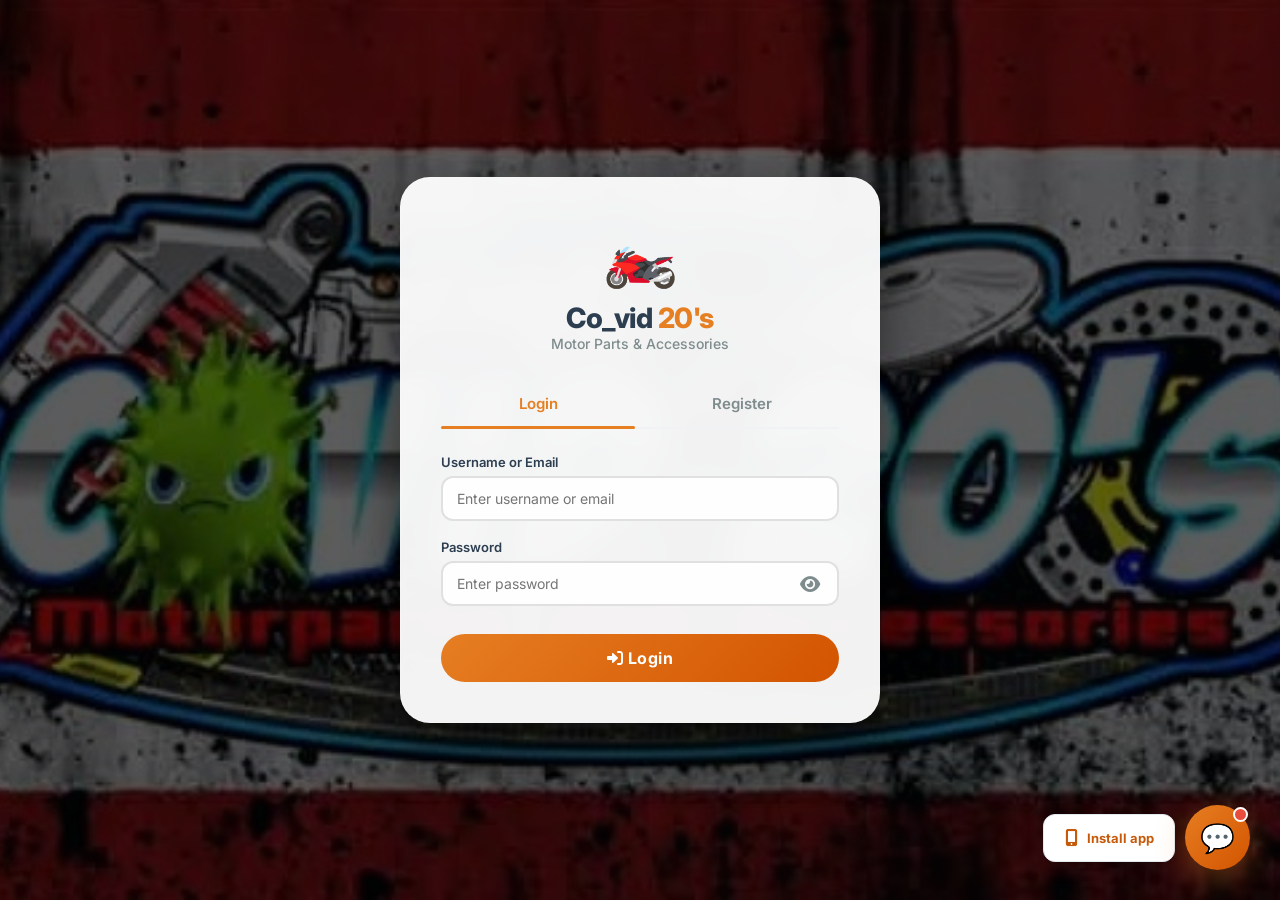
<file: covid20_motors/user/index.html>
<!DOCTYPE html>
<html lang="en">
<head>
    <meta charset="UTF-8">
    <meta name="viewport" content="width=device-width, initial-scale=1.0">
    <title>Login - Co_vid 20's Motor Parts</title>
    <meta name="theme-color" content="#c65a0a">
    <link rel="manifest" href="site.webmanifest">
    <link rel="apple-touch-icon" href="apple-touch-icon.png">
    <link href="https://fonts.googleapis.com/css2?family=Inter:wght@400;500;600;700;800&display=swap" rel="stylesheet">
    <link rel="stylesheet" href="https://cdnjs.cloudflare.com/ajax/libs/font-awesome/6.0.0-beta3/css/all.min.css">
    <style>
        * { margin: 0; padding: 0; box-sizing: border-box; font-family: 'Inter', sans-serif; }
        
        /* ============================================
           LOGIN PAGE WITH COVID.JPG BACKGROUND
           ============================================ */
        body {
            min-height: 100vh;
            display: flex;
            justify-content: center;
            align-items: center;
            padding: 20px;
            background: linear-gradient(135deg, #1a1a2e, #16213e, #0f3460);
            position: relative;
        }

        /* Shared background image from the project root */
        body::before {
            content: '';
            position: absolute;
            top: 0;
            left: 0;
            right: 0;
            bottom: 0;
            background-image: url('../covid.jpg');
            background-size: cover;
            background-position: center;
            background-repeat: no-repeat;
            z-index: 0;
            opacity: 0.9;
        }

        /* Fallback if image doesn't load - show gradient */
        body.no-image::before {
            background-image: linear-gradient(135deg, #1a1a2e 0%, #16213e 50%, #0f3460 100%);
            opacity: 1;
        }

        /* Dark overlay */
        body::after {
            content: '';
            position: absolute;
            top: 0;
            left: 0;
            right: 0;
            bottom: 0;
            background: rgba(0, 0, 0, 0.6);
            z-index: 1;
        }

        .login-container {
            background: rgba(255, 255, 255, 0.95);
            backdrop-filter: blur(15px);
            -webkit-backdrop-filter: blur(15px);
            border-radius: 30px;
            padding: 40px;
            width: 100%;
            max-width: 480px;
            box-shadow: 0 25px 50px rgba(0,0,0,0.5);
            animation: fadeInUp 0.6s ease-out;
            border: 1px solid rgba(255,255,255,0.15);
            position: relative;
            z-index: 2;
        }

        @keyframes fadeInUp {
            from { opacity: 0; transform: translateY(40px) scale(0.98); }
            to { opacity: 1; transform: translateY(0) scale(1); }
        }

        .logo-section {
            text-align: center;
            margin-bottom: 30px;
        }
        .logo-icon {
            font-size: 60px;
            margin-bottom: 10px;
            display: block;
        }
        .logo-section h1 {
            font-size: 28px;
            color: #2c3e50;
            font-weight: 800;
            letter-spacing: -0.5px;
        }
        .logo-section h1 .brand-name {
            color: #e67e22;
        }
        .logo-section p {
            color: #7f8c8d;
            font-size: 14px;
            font-weight: 500;
        }

        .auth-tabs {
            display: flex;
            gap: 10px;
            margin-bottom: 25px;
            border-bottom: 2px solid #f0f2f5;
            position: relative;
        }
        .auth-tab {
            flex: 1;
            padding: 12px 10px 14px;
            background: none;
            border: none;
            font-size: 15px;
            font-weight: 600;
            cursor: pointer;
            color: #7f8c8d;
            transition: all 0.3s;
            position: relative;
        }
        .auth-tab.active {
            color: #e67e22;
        }
        .auth-tab.active::after {
            content: '';
            position: absolute;
            bottom: -2px;
            left: 0;
            right: 0;
            height: 3px;
            background: #e67e22;
            border-radius: 3px;
        }
        .auth-tab:hover {
            color: #e67e22;
        }

        .input-group {
            margin-bottom: 18px;
        }
        .input-group label {
            display: block;
            margin-bottom: 6px;
            font-weight: 600;
            color: #2c3e50;
            font-size: 13px;
        }
        .input-group label .required {
            color: #e74c3c;
        }
        .input-group input,
        .input-group textarea {
            width: 100%;
            padding: 12px 14px;
            border: 2px solid #e0e0e0;
            border-radius: 12px;
            font-size: 14px;
            transition: all 0.3s;
            background: rgba(255,255,255,0.9);
        }
        .input-group input:focus,
        .input-group textarea:focus {
            outline: none;
            border-color: #e67e22;
            box-shadow: 0 0 0 4px rgba(230,126,34,0.1);
            background: white;
        }
        .input-group textarea {
            resize: vertical;
            min-height: 60px;
        }
        .input-group small {
            display: block;
            margin-top: 4px;
            color: #7f8c8d;
            font-size: 11px;
        }

        .auth-btn {
            width: 100%;
            padding: 14px;
            background: linear-gradient(135deg, #e67e22, #d35400);
            color: white;
            border: none;
            border-radius: 40px;
            font-size: 16px;
            font-weight: 700;
            cursor: pointer;
            margin-top: 10px;
            transition: all 0.3s;
            letter-spacing: 0.5px;
        }
        .auth-btn:hover {
            background: linear-gradient(135deg, #d35400, #bf4a00);
            transform: translateY(-2px);
            box-shadow: 0 8px 25px rgba(230,126,34,0.4);
        }
        .auth-btn:active {
            transform: translateY(0);
        }
        .auth-btn:disabled {
            opacity: 0.7;
            cursor: not-allowed;
            transform: none;
        }
        .error-msg {
            background: #f8d7da;
            color: #721c24;
            padding: 12px 16px;
            border-radius: 10px;
            margin-bottom: 15px;
            font-size: 13px;
            text-align: center;
            border-left: 4px solid #e74c3c;
        }
        .success-msg {
            background: #d4edda;
            color: #155724;
            padding: 12px 16px;
            border-radius: 10px;
            margin-bottom: 15px;
            font-size: 13px;
            text-align: center;
            border-left: 4px solid #27ae60;
        }

        /* Removed .demo-accounts and all related styles */

        .password-wrapper {
            position: relative;
        }
        .password-wrapper input {
            padding-right: 45px;
        }
        .password-toggle {
            position: absolute;
            right: 14px;
            top: 50%;
            transform: translateY(-50%);
            background: none;
            border: none;
            color: #7f8c8d;
            cursor: pointer;
            font-size: 18px;
            padding: 5px;
        }
        .password-toggle:hover {
            color: #2c3e50;
        }

        /* ============================================
           CHATBOT STYLES
           ============================================ */
        .chatbot-btn {
            position: relative;
            width: 65px;
            height: 65px;
            border-radius: 50%;
            background: linear-gradient(135deg, #e67e22, #d35400);
            color: white;
            border: none;
            font-size: 28px;
            cursor: pointer;
            box-shadow: 0 8px 30px rgba(230,126,34,0.4);
            transition: all 0.3s ease;
            z-index: 999;
            display: flex;
            align-items: center;
            justify-content: center;
        }
        .chatbot-actions {
            position: fixed;
            right: 30px;
            bottom: 30px;
            z-index: 999;
            display: flex;
            align-items: center;
            gap: 10px;
        }
        .app-install-btn {
            display: inline-flex;
            align-items: center;
            justify-content: center;
            gap: 9px;
            min-width: 132px;
            height: 48px;
            padding: 0 14px;
            border: 1px solid #e2e8f0;
            border-radius: 12px;
            background: white;
            color: #c65a0a;
            box-shadow: 0 5px 18px rgba(0,0,0,0.16);
            cursor: pointer;
            font: inherit;
            font-size: 13px;
            font-weight: 700;
            transition: transform 0.2s, background 0.2s, box-shadow 0.2s;
        }
        .app-install-btn[hidden] { display: none; }
        .app-install-btn:hover { transform: translateY(-2px); background: #fff8f0; box-shadow: 0 8px 22px rgba(0,0,0,0.2); }
        .app-install-btn:focus-visible { outline: 3px solid #e67e22; outline-offset: 3px; }
        .app-install-btn i { font-size: 17px; }
        .chatbot-btn:hover {
            transform: scale(1.1);
            box-shadow: 0 12px 40px rgba(230,126,34,0.6);
        }
        .chatbot-btn .notification-dot {
            position: absolute;
            top: 2px;
            right: 2px;
            width: 15px;
            height: 15px;
            background: #e74c3c;
            border-radius: 50%;
            border: 2px solid white;
            animation: pulse 1.5s infinite;
        }
        @keyframes pulse {
            0% { transform: scale(1); }
            50% { transform: scale(1.2); }
            100% { transform: scale(1); }
        }

        .chatbot-window {
            position: fixed;
            bottom: 100px;
            right: 30px;
            width: 380px;
            max-width: 92vw;
            max-height: 550px;
            background: white;
            border-radius: 20px;
            box-shadow: 0 20px 60px rgba(0,0,0,0.3);
            z-index: 1000;
            display: none;
            flex-direction: column;
            overflow: hidden;
            animation: slideUp 0.3s ease;
        }
        .chatbot-window.open { display: flex; }
        @keyframes slideUp {
            from { opacity: 0; transform: translateY(30px) scale(0.95); }
            to { opacity: 1; transform: translateY(0) scale(1); }
        }

        .chatbot-header {
            background: linear-gradient(135deg, #e67e22, #d35400);
            color: white;
            padding: 16px 20px;
            display: flex;
            justify-content: space-between;
            align-items: center;
            flex-shrink: 0;
        }
        .chatbot-header .header-info {
            display: flex;
            align-items: center;
            gap: 12px;
        }
        .chatbot-header .header-info .avatar {
            width: 40px;
            height: 40px;
            border-radius: 50%;
            background: rgba(255,255,255,0.2);
            display: flex;
            align-items: center;
            justify-content: center;
            font-size: 20px;
        }
        .chatbot-header .header-info .status {
            font-size: 11px;
            opacity: 0.8;
            display: flex;
            align-items: center;
            gap: 5px;
        }
        .chatbot-header .header-info .status .dot {
            width: 8px;
            height: 8px;
            border-radius: 50%;
            background: #2ecc71;
            display: inline-block;
            animation: pulse 1.5s infinite;
        }
        .chatbot-header .close-btn {
            background: none;
            border: none;
            color: white;
            font-size: 22px;
            cursor: pointer;
            padding: 5px 10px;
            border-radius: 8px;
            transition: background 0.3s;
        }
        .chatbot-header .close-btn:hover { background: rgba(255,255,255,0.15); }

        .chatbot-messages {
            flex: 1;
            padding: 16px;
            overflow-y: auto;
            max-height: 380px;
            background: #f8f9fa;
        }
        .chatbot-messages::-webkit-scrollbar {
            width: 5px;
        }
        .chatbot-messages::-webkit-scrollbar-track {
            background: #f0f0f0;
        }
        .chatbot-messages::-webkit-scrollbar-thumb {
            background: #e67e22;
            border-radius: 10px;
        }

        .message {
            margin-bottom: 12px;
            display: flex;
            animation: fadeInMsg 0.3s ease;
        }
        @keyframes fadeInMsg {
            from { opacity: 0; transform: translateY(10px); }
            to { opacity: 1; transform: translateY(0); }
        }
        .message.user {
            justify-content: flex-end;
        }
        .message.bot {
            justify-content: flex-start;
        }
        .message .bubble {
            max-width: 85%;
            padding: 10px 14px;
            border-radius: 16px;
            font-size: 14px;
            line-height: 1.5;
            word-wrap: break-word;
        }
        .message.user .bubble {
            background: #e67e22;
            color: white;
            border-bottom-right-radius: 4px;
        }
        .message.bot .bubble {
            background: white;
            color: #2c3e50;
            border-bottom-left-radius: 4px;
            box-shadow: 0 2px 8px rgba(0,0,0,0.06);
        }
        .message.bot .bubble .quick-replies {
            display: flex;
            flex-wrap: wrap;
            gap: 8px;
            margin-top: 10px;
        }
        .message.bot .bubble .quick-replies button {
            padding: 6px 14px;
            border: 1px solid #e67e22;
            background: white;
            color: #e67e22;
            border-radius: 20px;
            cursor: pointer;
            font-size: 12px;
            transition: all 0.3s;
        }
        .message.bot .bubble .quick-replies button:hover {
            background: #e67e22;
            color: white;
        }
        .message .typing-indicator {
            display: flex;
            gap: 5px;
            padding: 5px 0;
        }
        .message .typing-indicator span {
            width: 8px;
            height: 8px;
            background: #bdc3c7;
            border-radius: 50%;
            animation: typing 1.4s infinite;
        }
        .message .typing-indicator span:nth-child(2) { animation-delay: 0.2s; }
        .message .typing-indicator span:nth-child(3) { animation-delay: 0.4s; }
        @keyframes typing {
            0%, 60%, 100% { transform: translateY(0); opacity: 0.4; }
            30% { transform: translateY(-8px); opacity: 1; }
        }

        .chatbot-input {
            display: flex;
            padding: 12px 16px;
            border-top: 1px solid #eef2f5;
            background: white;
            flex-shrink: 0;
            gap: 10px;
        }
        .chatbot-input input {
            flex: 1;
            padding: 10px 14px;
            border: 2px solid #e0e0e0;
            border-radius: 40px;
            font-size: 14px;
            outline: none;
            transition: border 0.3s;
        }
        .chatbot-input input:focus {
            border-color: #e67e22;
        }
        .chatbot-input input::placeholder {
            color: #bdc3c7;
        }
        .chatbot-input .send-btn {
            width: 45px;
            height: 45px;
            border-radius: 50%;
            background: linear-gradient(135deg, #e67e22, #d35400);
            color: white;
            border: none;
            cursor: pointer;
            font-size: 18px;
            transition: all 0.3s;
            flex-shrink: 0;
            display: flex;
            align-items: center;
            justify-content: center;
        }
        .chatbot-input .send-btn:hover {
            transform: scale(1.05);
            box-shadow: 0 4px 15px rgba(230,126,34,0.3);
        }
        .chatbot-input .send-btn:disabled {
            opacity: 0.5;
            cursor: not-allowed;
            transform: none;
        }

        /* Chatbot responsive */
        @media (max-width: 500px) {
            .chatbot-window {
                bottom: 80px;
                right: 10px;
                width: 95vw;
                max-height: 80vh;
                border-radius: 16px;
            }
            .chatbot-actions { right: 14px; bottom: 20px; gap: 7px; }
            .app-install-btn { min-width: 124px; height: 44px; padding: 0 11px; }
            .chatbot-btn {
                width: 55px;
                height: 55px;
                font-size: 24px;
            }
            .chatbot-messages { max-height: 55vh; }
        }

        @media (max-width: 500px) {
            body { align-items: flex-start; padding: 16px 12px; }
            .login-container { padding: 24px 18px; margin: auto 0; border-radius: 22px; }
            .logo-section { margin-bottom: 22px; }
            .logo-section h1 { font-size: 24px; }
            .logo-icon { font-size: 50px; }
            .input-group input, .input-group textarea { font-size: 16px; }
            .auth-btn { min-height: 48px; }
        }
    </style>
</head>
<body>

    <div class="login-container">
        <div class="logo-section">
            <span class="logo-icon">🏍️</span>
            <h1>Co_vid <span class="brand-name">20's</span></h1>
            <p>Motor Parts &amp; Accessories</p>
        </div>

        <div class="auth-tabs">
            <button class="auth-tab active" onclick="switchTab('login')">Login</button>
            <button class="auth-tab" onclick="switchTab('register')">Register</button>
        </div>

        <div id="messageDiv"></div>

        <!-- LOGIN FORM -->
        <div id="loginForm">
            <div class="input-group">
                <label>Username or Email</label>
                <input type="text" id="loginUsername" placeholder="Enter username or email" autocomplete="username">
            </div>
            <div class="input-group">
                <label>Password</label>
                <div class="password-wrapper">
                    <input type="password" id="loginPassword" placeholder="Enter password" autocomplete="current-password">
                    <button type="button" class="password-toggle" onclick="togglePassword('loginPassword', this)">
                        <i class="fas fa-eye"></i>
                    </button>
                </div>
            </div>
            <button class="auth-btn" onclick="loginUser()">
                <i class="fas fa-sign-in-alt"></i> Login
            </button>
        </div>

        <!-- REGISTER FORM -->
        <div id="registerForm" style="display: none;">
            <div class="input-group">
                <label>Full Name <span class="required">*</span></label>
                <input type="text" id="regFullname" placeholder="Enter full name">
            </div>
            <div class="input-group">
                <label>Username <span class="required">*</span></label>
                <input type="text" id="regUsername" placeholder="Choose username">
            </div>
            <div class="input-group">
                <label>Email Address <span class="required">*</span></label>
                <input type="email" id="regEmail" placeholder="Enter email">
            </div>
            <div class="input-group">
                <label>Phone Number</label>
                <input type="tel" id="regPhone" placeholder="Phone number (optional)">
            </div>
            <div class="input-group">
                <label>Delivery Address</label>
                <textarea id="regAddress" rows="2" placeholder="Delivery address (optional)"></textarea>
            </div>
            <div class="input-group">
                <label>Password <span class="required">*</span></label>
                <div class="password-wrapper">
                    <input type="password" id="regPassword" placeholder="Create password">
                    <button type="button" class="password-toggle" onclick="togglePassword('regPassword', this)">
                        <i class="fas fa-eye"></i>
                    </button>
                </div>
                <small>Minimum 6 characters</small>
            </div>
            <div class="input-group">
                <label>Confirm Password <span class="required">*</span></label>
                <div class="password-wrapper">
                    <input type="password" id="regConfirmPassword" placeholder="Confirm password">
                    <button type="button" class="password-toggle" onclick="togglePassword('regConfirmPassword', this)">
                        <i class="fas fa-eye"></i>
                    </button>
                </div>
            </div>
            <button class="auth-btn" onclick="registerUser()">
                <i class="fas fa-user-plus"></i> Create Account
            </button>
        </div>

        <!-- Demo accounts section completely removed -->
    </div>

    <!-- ============================================
         CHATBOT
         ============================================ -->
    <div class="chatbot-actions" aria-label="Assistant and app installation">
        <button class="app-install-btn" id="installAppButton" type="button" aria-label="Install Co_vid 20's Motors app" title="Install app">
            <i class="fas fa-mobile-screen-button" aria-hidden="true"></i>
            <span>Install app</span>
        </button>
        <button class="chatbot-btn" id="chatbotToggle" aria-label="Chat with us">
            💬
            <span class="notification-dot"></span>
        </button>
    </div>

    <div class="chatbot-window" id="chatbotWindow">
        <div class="chatbot-header">
            <div class="header-info">
                <div class="avatar">🤖</div>
                <div>
                    <div style="font-weight: 700; font-size: 16px;">Co_vid 20's Assistant</div>
                    <div class="status">
                        <span class="dot"></span> Online
                    </div>
                </div>
            </div>
            <button class="close-btn" onclick="toggleChatbot()">✕</button>
        </div>
        <div class="chatbot-messages" id="chatbotMessages">
            <div class="message bot">
                <div class="bubble">
                    👋 Hello! I'm your Co_vid 20's assistant.<br>
                    I can help you with:<br>
                    • 🛒 Browsing products<br>
                    • 🛍️ Adding items to cart<br>
                    • 💳 Placing orders<br>
                    • 💰 Payment methods<br>
                    • 📦 Order tracking<br>
                    • ❓ And more!
                    <div class="quick-replies">
                        <button onclick="sendQuickReply('How do I buy a product?')">🛒 How to buy?</button>
                        <button onclick="sendQuickReply('What payment methods are available?')">💳 Payments</button>
                        <button onclick="sendQuickReply('How do I check my orders?')">📦 My Orders</button>
                    </div>
                </div>
            </div>
        </div>
        <div class="chatbot-input">
            <input type="text" id="chatbotInput" placeholder="Type your question..." onkeypress="if(event.key==='Enter') sendMessage()">
            <button class="send-btn" onclick="sendMessage()"><i class="fas fa-paper-plane"></i></button>
        </div>
    </div>

    <script src="app-install.js" defer></script>
    <script>
        // =============================================
        // CHATBOT KNOWLEDGE BASE
        // =============================================
        const chatbotKnowledge = {
            // Greetings
            'hello': "Hello! 👋 Welcome to Co_vid 20's Motor Parts! How can I help you today?",
            'hi': "Hi there! 👋 I'm here to help you shop for motorcycle parts. What do you need?",
            'hey': "Hey! 👋 How can I assist you with your motorcycle parts needs?",
            'good morning': "Good morning! ☀️ How can I help you shop today?",
            'good afternoon': "Good afternoon! 🌤️ What motorcycle parts are you looking for?",
            'good evening': "Good evening! 🌙 I'm here to help you find the right parts.",
            
            // How to use website
            'how to use': "Here's how to use our website: 🛒 Browse products → Add to cart → Checkout → Choose payment → Place order. Need help with any step?",
            'how to buy': "To buy a product: 🔍 Search or browse products → Select quantity → Click 'Add to Cart' → View cart → Click 'Place Order' → Fill delivery info → Choose payment → Confirm order!",
            'how to order': "Ordering is easy! 📝 1. Find your product 2. Add to cart 3. Checkout 4. Enter delivery details 5. Select payment 6. Place order!",
            'how to shop': "Shopping guide: 🛍️ Browse categories → Use search bar → Check product details → Add to cart → Complete checkout. Simple!",
            'how does it work': "Our website works like this: Products → Cart → Checkout → Payment → Delivery. Everything is streamlined for your convenience!",
            
            // Products
            'products': "We offer a wide range of motorcycle parts! 🔧 Engine parts, ⚡ Electrical components, 🛑 Brakes, 🛞 Tires, 🎨 Accessories, and more. What are you looking for?",
            'what products': "Our inventory includes: Engine Parts, Electrical Parts, Brakes, Accessories, Tires, Lubricants, Drive Train parts, and Tools. Browse the categories above!",
            'parts': "We stock quality motorcycle parts from trusted brands. 🏍️ Check our product categories or use the search bar to find specific parts.",
            
            // Cart
            'cart': "Your cart holds all items you want to buy. 🛒 Click the cart icon (🛒) on the top right to view, update quantities, or remove items.",
            'add to cart': "To add to cart: 🛍️ Select product → Choose quantity → Click 'Add to Cart' button. The cart badge will update with your items!",
            'remove from cart': "To remove items: 🛒 Open your cart → Click the ❌ (remove) button next to any item. You can also clear the entire cart.",
            'clear cart': "To clear your cart: 🛒 Open cart → Click 'Clear Cart' button → Confirm. All items will be removed.",
            
            // Checkout & Delivery
            'checkout': "Checkout is where you place your order. 📝 Click the cart icon → Review items → Click 'Place Order' → Fill delivery info → Choose payment → Confirm!",
            'delivery': "We deliver to addresses in the Philippines! 📦 Enter your complete address, city, province, and zip code during checkout. Delivery takes 2-5 business days.",
            'shipping': "Shipping is available nationwide! 🚚 Enter your delivery address during checkout. Delivery fees depend on your location.",
            'address': "Please provide your complete address: 🏠 House number/Street, Barangay, City/Municipality, Province, and Zip Code. Add landmarks if needed.",
            
            // Payment
            'payment': "We accept multiple payment methods: 💵 Cash on Delivery, 📱 GCash, 🏦 Bank Transfer (Landbank, Metrobank, BDO, BPI), and 💳 Card Payment.",
            'payment methods': "Available payment options: 💵 Cash on Delivery (COD), 📱 GCash (via QR code), 🏦 Bank Transfer, and 💳 Card Payment (Visa, Mastercard, Amex, JCB).",
            'gcash': "Pay via GCash: 📱 Scan the QR code → Enter the exact amount → Add your Order Number → Send. Then click 'Place Order' to confirm!",
            'bank transfer': "Bank Transfer: Choose your bank (Landbank, Metrobank, BDO, BPI) → Transfer the exact amount → Use Order Number as reference → Click 'Place Order'.",
            'cod': "Cash on Delivery: 💵 Pay when your order arrives. No need to pay online! Just have your cash ready upon delivery.",
            'credit card': "Card Payment: 💳 Enter your card number, expiry date, CVV, and cardholder name. Your payment is secure and encrypted.",
            
            // Orders
            'orders': "To view your orders: 👤 Click your account name → 'My Orders'. You'll see your order history, status, and tracking info.",
            'my orders': "Your orders can be viewed in your account menu. 👤 Click the user icon → 'My Orders' to see all your past and current orders.",
            'order status': "Order statuses: Pending → Confirmed → Processing → Shipped → Completed. Check 'My Orders' for updates on your delivery!",
            'track order': "Track your order: 📦 Go to 'My Orders' → Select your order → See the status. You'll receive updates via email too.",
            
            // Account
            'account': "Manage your account: 👤 Click the user icon → View Profile (see your details), My Orders (see orders), or Logout.",
            'profile': "Your profile shows your account details: 👤 Name, Email, Phone, and Address. Update your info anytime.",
            'login': "Login: 🔐 Enter your username/email and password on the login page. New user? Click 'Register' to create an account.",
            'register': "Register: 📝 Fill in Full Name, Username, Email, and Password (min 6 characters). Click 'Create Account' to join!",
            'logout': "Logout: 👤 Click the user icon → Select 'Logout' to sign out of your account.",
            
            // Help
            'help': "I'm here to help! 🤖 Ask me about: Products, Shopping, Cart, Checkout, Payment, Delivery, Orders, or Account. What do you need?",
            'support': "Need support? 📧 Email: support@covid20smotors.com | 📞 Phone: 0912-345-6789. I'm also here to help!",
            'contact': "Contact us: 📞 0912-345-6789 | 📧 support@covid20smotors.com. We're happy to assist you!",
            
            // Default responses
            'default': "I'm not sure about that. 🤔 Here are things I can help with:\n• Products & Shopping\n• Cart & Checkout\n• Payment Methods\n• Delivery & Orders\n• Account Help\n• Contact Support\nJust ask!"
        };

        // =============================================
        // CHATBOT FUNCTIONS
        // =============================================
        function toggleChatbot() {
            const window = document.getElementById('chatbotWindow');
            window.classList.toggle('open');
            if (window.classList.contains('open')) {
                document.getElementById('chatbotInput').focus();
            }
        }

        function getBotResponse(input) {
            input = input.toLowerCase().trim();
            
            // Check for exact matches
            for (const [key, response] of Object.entries(chatbotKnowledge)) {
                if (input.includes(key)) {
                    return response;
                }
            }
            
            // Check for keywords
            const keywords = [
                { words: ['product', 'parts', 'item', 'stock', 'available'], response: chatbotKnowledge['products'] },
                { words: ['buy', 'purchase', 'order', 'shop', 'shopping'], response: chatbotKnowledge['how to buy'] },
                { words: ['cart', 'basket', 'add', 'remove', 'clear'], response: chatbotKnowledge['cart'] },
                { words: ['checkout', 'place order', 'confirm'], response: chatbotKnowledge['checkout'] },
                { words: ['delivery', 'shipping', 'ship', 'deliver', 'address'], response: chatbotKnowledge['delivery'] },
                { words: ['pay', 'payment', 'cash', 'gcash', 'bank', 'card', 'credit'], response: chatbotKnowledge['payment'] },
                { words: ['order', 'track', 'status', 'history'], response: chatbotKnowledge['orders'] },
                { words: ['account', 'profile', 'login', 'register', 'logout', 'sign'], response: chatbotKnowledge['account'] },
                { words: ['help', 'support', 'contact', 'assist'], response: chatbotKnowledge['help'] }
            ];
            
            for (const keyword of keywords) {
                for (const word of keyword.words) {
                    if (input.includes(word)) {
                        return keyword.response;
                    }
                }
            }
            
            return chatbotKnowledge['default'];
        }

        function sendMessage() {
            const input = document.getElementById('chatbotInput');
            const message = input.value.trim();
            if (!message) return;
            
            // Add user message
            addMessage(message, 'user');
            input.value = '';
            
            // Show typing indicator
            showTyping();
            
            // Process response after delay
            setTimeout(() => {
                removeTyping();
                const response = getBotResponse(message);
                addMessage(response, 'bot');
            }, 500 + Math.random() * 500);
        }

        function sendQuickReply(message) {
            addMessage(message, 'user');
            showTyping();
            setTimeout(() => {
                removeTyping();
                const response = getBotResponse(message);
                addMessage(response, 'bot');
            }, 500 + Math.random() * 500);
        }

        function addMessage(text, sender) {
            const container = document.getElementById('chatbotMessages');
            const div = document.createElement('div');
            div.className = `message ${sender}`;
            
            const bubble = document.createElement('div');
            bubble.className = 'bubble';
            bubble.innerHTML = text.replace(/\n/g, '<br>');
            
            // Add quick replies for bot messages with specific content
            if (sender === 'bot' && text.includes('Hello')) {
                const replies = document.createElement('div');
                replies.className = 'quick-replies';
                replies.innerHTML = `
                    <button onclick="sendQuickReply('How do I buy a product?')">🛒 How to buy?</button>
                    <button onclick="sendQuickReply('What payment methods are available?')">💳 Payments</button>
                    <button onclick="sendQuickReply('How do I check my orders?')">📦 My Orders</button>
                `;
                bubble.appendChild(replies);
            }
            
            div.appendChild(bubble);
            container.appendChild(div);
            container.scrollTop = container.scrollHeight;
        }

        function showTyping() {
            const container = document.getElementById('chatbotMessages');
            const div = document.createElement('div');
            div.className = 'message bot';
            div.id = 'typingIndicator';
            div.innerHTML = `
                <div class="bubble">
                    <div class="typing-indicator">
                        <span></span><span></span><span></span>
                    </div>
                </div>
            `;
            container.appendChild(div);
            container.scrollTop = container.scrollHeight;
        }

        function removeTyping() {
            const typing = document.getElementById('typingIndicator');
            if (typing) typing.remove();
        }

        // Toggle chatbot on button click
        document.getElementById('chatbotToggle').addEventListener('click', toggleChatbot);

        // Close chatbot when clicking outside
        document.addEventListener('click', function(e) {
            const window = document.getElementById('chatbotWindow');
            const btn = document.getElementById('chatbotToggle');
            if (window.classList.contains('open') && 
                !window.contains(e.target) && 
                !btn.contains(e.target)) {
                window.classList.remove('open');
            }
        });

        // =============================================
        // USER DATABASE (localStorage)
        // =============================================
        function getUsers() {
            try {
                const users = localStorage.getItem('registeredUsers');
                return users ? JSON.parse(users) : {};
            } catch(e) {
                return {};
            }
        }

        function saveUsers(users) {
            localStorage.setItem('registeredUsers', JSON.stringify(users));
        }

        // =============================================
        // TOGGLE PASSWORD VISIBILITY
        // =============================================
        function togglePassword(inputId, btn) {
            const input = document.getElementById(inputId);
            const icon = btn.querySelector('i');
            if (input.type === 'password') {
                input.type = 'text';
                icon.className = 'fas fa-eye-slash';
            } else {
                input.type = 'password';
                icon.className = 'fas fa-eye';
            }
        }

        // =============================================
        // SHOW MESSAGE
        // =============================================
        function showMessage(msg, type) {
            const div = document.getElementById('messageDiv');
            div.innerHTML = `<div class="${type}-msg">${msg}</div>`;
            // Auto hide after 5 seconds
            setTimeout(() => div.innerHTML = '', 5000);
        }

        // =============================================
        // SWITCH TAB
        // =============================================
        function switchTab(tab) {
            const loginForm = document.getElementById('loginForm');
            const registerForm = document.getElementById('registerForm');
            const tabs = document.querySelectorAll('.auth-tab');
            
            tabs.forEach(t => t.classList.remove('active'));
            
            if (tab === 'login') {
                loginForm.style.display = 'block';
                registerForm.style.display = 'none';
                tabs[0].classList.add('active');
            } else {
                loginForm.style.display = 'none';
                registerForm.style.display = 'block';
                tabs[1].classList.add('active');
            }
            document.getElementById('messageDiv').innerHTML = '';
        }

        // =============================================
        // LOGIN USER
        // =============================================
        function loginUser() {
            const username = document.getElementById('loginUsername').value.trim();
            const password = document.getElementById('loginPassword').value;

            if (!username || !password) {
                showMessage('Please enter username and password', 'error');
                return;
            }

            const btn = document.querySelector('.auth-btn');
            const originalText = btn.innerHTML;
            btn.innerHTML = '<i class="fas fa-spinner fa-spin"></i> Logging in...';
            btn.disabled = true;

            fetch('../api_login.php', {
                method: 'POST',
                headers: { 'Content-Type': 'application/json' },
                body: JSON.stringify({ username, password })
            })
            .then(response => response.json())
            .then(data => {
                if (data.success && data.user) {
                    const userData = {
                        ...data.user,
                        username: data.user.username || username
                    };
                    localStorage.setItem('shopUser', JSON.stringify(userData));
                    showMessage('Login successful! Redirecting...', 'success');
                    setTimeout(() => {
                        window.location.href = 'shop.html';
                    }, 800);
                    return;
                }

                showMessage(data.message || 'Invalid credentials. Please check your username and password.', 'error');
            })
            .catch(error => {
                console.error('Login error:', error);
                showMessage('Connection error. Please try again.', 'error');
            })
            .finally(() => {
                btn.innerHTML = originalText;
                btn.disabled = false;
            });
        }

        // =============================================
        // REGISTER USER
        // =============================================
        function registerUser() {
            const fullname = document.getElementById('regFullname').value.trim();
            const username = document.getElementById('regUsername').value.trim().toLowerCase();
            const email = document.getElementById('regEmail').value.trim();
            const phone = document.getElementById('regPhone').value.trim();
            const address = document.getElementById('regAddress').value.trim();
            const password = document.getElementById('regPassword').value;
            const confirm = document.getElementById('regConfirmPassword').value;

            // Validation
            if (!fullname || !username || !email || !password) {
                showMessage('Please fill all required fields (*)', 'error');
                return;
            }

            if (password.length < 6) {
                showMessage('Password must be at least 6 characters', 'error');
                return;
            }

            if (password !== confirm) {
                showMessage('Passwords do not match', 'error');
                return;
            }

            const btn = document.querySelector('.auth-btn');
            const originalText = btn.innerHTML;
            btn.innerHTML = '<i class="fas fa-spinner fa-spin"></i> Registering...';
            btn.disabled = true;

            fetch('../api_register.php', {
                method: 'POST',
                headers: { 'Content-Type': 'application/json' },
                body: JSON.stringify({ 
                    fullname, 
                    username, 
                    email, 
                    phone, 
                    address, 
                    password 
                })
            })
            .then(response => response.json())
            .then(data => {
                if (data.success && data.user) {
                    // Auto-login the newly registered user
                    const userData = {
                        ...data.user,
                        username: data.user.username || username
                    };
                    localStorage.setItem('shopUser', JSON.stringify(userData));
                    showMessage('✅ Registration successful! Redirecting...', 'success');
                    setTimeout(() => {
                        window.location.href = 'shop.html';
                    }, 1500);
                } else if (data.success) {
                    // Fallback if no user data is returned
                    showMessage('✅ Registration successful! Please login.', 'success');
                    
                    // Clear form
                    document.getElementById('regFullname').value = '';
                    document.getElementById('regUsername').value = '';
                    document.getElementById('regEmail').value = '';
                    document.getElementById('regPhone').value = '';
                    document.getElementById('regAddress').value = '';
                    document.getElementById('regPassword').value = '';
                    document.getElementById('regConfirmPassword').value = '';
                    
                    // Switch to login tab
                    setTimeout(() => switchTab('login'), 1500);
                } else {
                    showMessage(data.message || 'Registration failed', 'error');
                }
            })
            .catch(error => {
                console.error('Registration error:', error);
                showMessage('Connection error. Please try again.', 'error');
            })
            .finally(() => {
                btn.innerHTML = originalText;
                btn.disabled = false;
            });
        }

        // =============================================
        // ENTER KEY SUPPORT
        // =============================================
        document.addEventListener('keydown', function(e) {
            if (e.key === 'Enter') {
                const loginForm = document.getElementById('loginForm');
                if (loginForm.style.display !== 'none') {
                    loginUser();
                } else {
                    registerUser();
                }
            }
        });

        // =============================================
        // CHECK IF ALREADY LOGGED IN
        // =============================================
        const savedUser = localStorage.getItem('shopUser');
        if (savedUser) {
            try {
                const user = JSON.parse(savedUser);
                if (user && user.id) {
                    window.location.href = 'shop.html';
                }
            } catch(e) {
                localStorage.removeItem('shopUser');
            }
        }

        // =============================================
        // INITIALIZE
        // =============================================
        console.log('✅ Login system ready!');
        console.log('📋 Registered users:', Object.keys(getUsers()));
        console.log('📝 Register a new account to create your own!');
    </script>
</body>
</html>
</file>
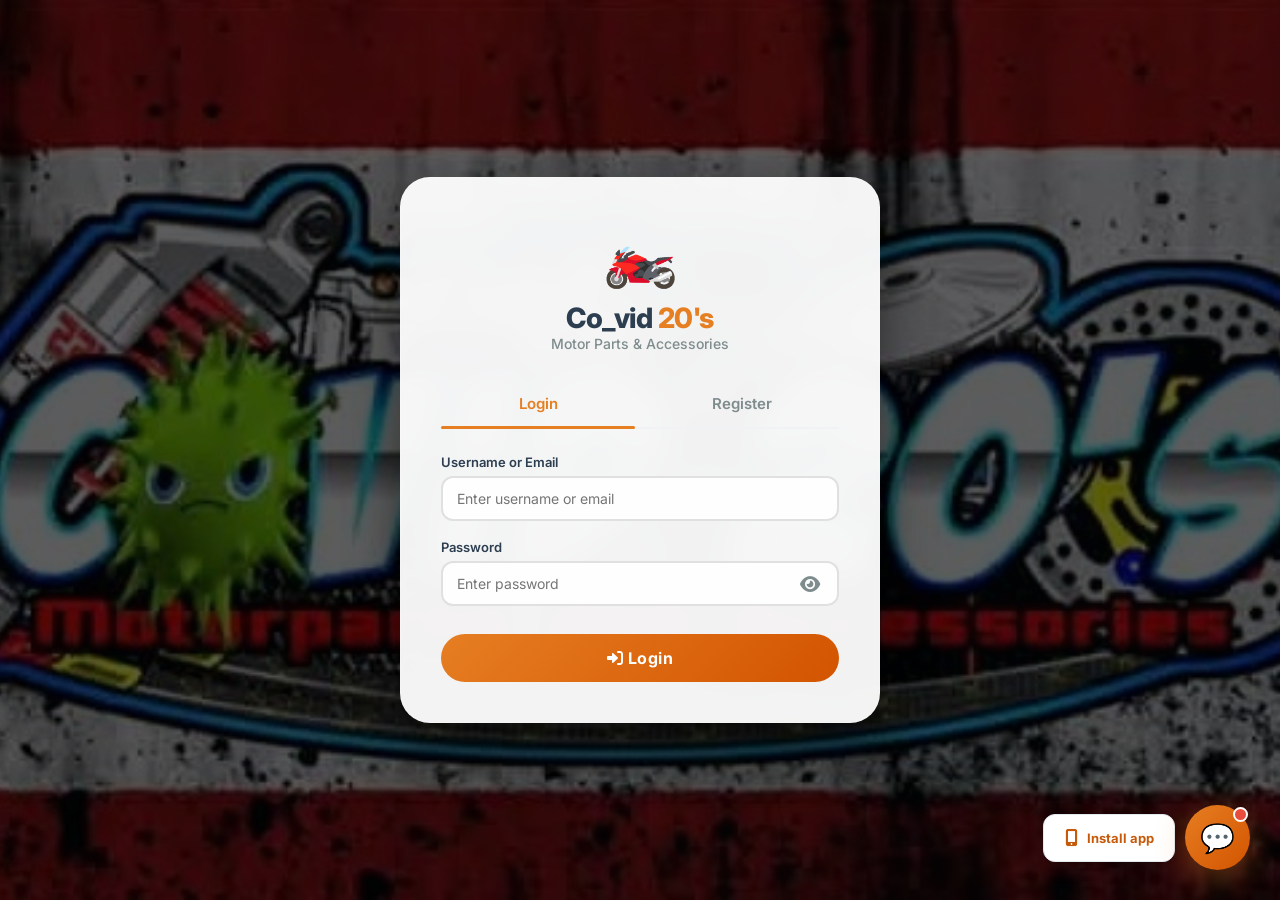
<file: covid20_motors/user/cart.html>
<!DOCTYPE html>
<html lang="en">
<head>
    <meta charset="UTF-8" />
    <meta name="viewport" content="width=device-width, initial-scale=1.0" />
    <title>My Cart - Co_vid 20's Motor Parts</title>
    <meta name="theme-color" content="#c65a0a">
    <link rel="manifest" href="site.webmanifest">
    <link rel="apple-touch-icon" href="apple-touch-icon.png">
    <link rel="preconnect" href="https://fonts.googleapis.com">
    <link rel="preconnect" href="https://fonts.gstatic.com" crossorigin>
    <link href="https://fonts.googleapis.com/css2?family=Inter:wght@400;500;600;700;800&display=swap" rel="stylesheet">
    <link rel="stylesheet" href="https://cdnjs.cloudflare.com/ajax/libs/font-awesome/6.0.0-beta3/css/all.min.css">
    <style>
        * { box-sizing: border-box; }
        body {
            margin: 0;
            font-family: 'Inter', sans-serif;
            background: #f5f7fb;
            color: #1f2937;
        }

        a { text-decoration: none; }
        button, input, select, textarea { font: inherit; }

        .container {
            max-width: 1200px;
            margin: 0 auto;
            padding: 30px 20px 60px;
        }

        .topbar {
            display: flex;
            justify-content: space-between;
            align-items: center;
            gap: 20px;
            margin-bottom: 28px;
            flex-wrap: wrap;
        }

        .brand {
            display: flex;
            align-items: center;
            gap: 12px;
            font-weight: 800;
            color: #1f2937;
        }

        .brand-icon {
            width: 46px;
            height: 46px;
            border-radius: 14px;
            display: flex;
            align-items: center;
            justify-content: center;
            background: linear-gradient(135deg, #ff9f43, #e67e22);
            color: white;
            font-size: 22px;
        }

        .brand-text small {
            display: block;
            font-size: 11px;
            color: #6b7280;
            letter-spacing: 0.1em;
            text-transform: uppercase;
        }

        .brand-text strong {
            font-size: 22px;
        }

        .nav-actions {
            display: flex;
            align-items: center;
            gap: 12px;
            flex-wrap: wrap;
        }

        .btn {
            border: none;
            border-radius: 999px;
            padding: 12px 22px;
            font-weight: 700;
            cursor: pointer;
            transition: 0.2s ease;
        }

        .btn:hover { transform: translateY(-1px); }

        .btn-secondary {
            background: #edf2f7;
            color: #1f2937;
        }

        .btn-primary {
            background: linear-gradient(135deg, #e67e22, #d35400);
            color: white;
        }

        .btn-danger {
            background: #fee2e2;
            color: #991b1b;
        }

        .page-card {
            background: white;
            border-radius: 24px;
            box-shadow: 0 18px 40px rgba(15, 23, 42, 0.08);
            padding: 24px;
        }

        .page-header {
            display: flex;
            justify-content: space-between;
            align-items: center;
            gap: 20px;
            padding-bottom: 20px;
            border-bottom: 1px solid #e5e7eb;
            margin-bottom: 24px;
            flex-wrap: wrap;
        }

        .page-header h1 {
            margin: 0;
            font-size: clamp(1.8rem, 2vw, 2.5rem);
        }

        .cart-layout {
            display: grid;
            grid-template-columns: 1.5fr 0.9fr;
            gap: 24px;
        }

        .cart-items {
            display: flex;
            flex-direction: column;
            gap: 16px;
        }

        .cart-item {
            display: grid;
            grid-template-columns: 110px 1fr auto;
            gap: 18px;
            background: #fff;
            border: 1px solid #edf2f7;
            border-radius: 18px;
            padding: 14px;
            align-items: center;
        }

        .product-thumb {
            width: 110px;
            height: 110px;
            border-radius: 16px;
            background: linear-gradient(135deg, #eef2ff, #f8fafc);
            display: flex;
            align-items: center;
            justify-content: center;
            color: #64748b;
            font-size: 32px;
            overflow: hidden;
        }

        .product-thumb img {
            width: 100%;
            height: 100%;
            object-fit: cover;
            display: block;
        }

        .product-meta h3 {
            margin: 0 0 6px;
            font-size: 1.05rem;
        }

        .product-meta p {
            margin: 0;
            color: #6b7280;
            font-size: 0.9rem;
        }

        .product-price {
            font-weight: 800;
            color: #e67e22;
            margin-top: 6px;
        }

        .qty-box {
            display: inline-flex;
            align-items: center;
            border: 1px solid #e5e7eb;
            border-radius: 999px;
            overflow: hidden;
            margin-top: 12px;
        }

        .qty-btn {
            width: 34px;
            height: 34px;
            border: none;
            background: #f3f4f6;
            cursor: pointer;
            color: #374151;
            font-weight: 700;
        }

        .qty-value {
            width: 54px;
            text-align: center;
            border: none;
            background: transparent;
            font-weight: 700;
            color: #1f2937;
        }

        .item-actions {
            display: flex;
            flex-direction: column;
            align-items: flex-end;
            gap: 8px;
        }

        .line-total {
            font-weight: 800;
            font-size: 1.08rem;
            color: #111827;
        }

        .remove-btn {
            border: none;
            background: transparent;
            color: #dc2626;
            cursor: pointer;
            font-weight: 600;
        }

        .summary-box {
            background: #f8fafc;
            border: 1px solid #e2e8f0;
            border-radius: 22px;
            padding: 22px;
            height: fit-content;
            position: sticky;
            top: 20px;
        }

        .summary-box h2 {
            margin-top: 0;
            margin-bottom: 18px;
            font-size: 1.4rem;
        }

        .summary-row {
            display: flex;
            justify-content: space-between;
            align-items: center;
            padding: 10px 0;
            color: #374151;
        }

        .summary-row.total {
            margin-top: 8px;
            padding-top: 16px;
            border-top: 1px solid #dbe1ea;
            font-size: 1.25rem;
            font-weight: 800;
            color: #111827;
        }

        .shipping-note {
            margin: 16px 0 18px;
            font-size: 0.86rem;
            color: #6b7280;
            background: #eefbf3;
            border: 1px solid #bbf7d0;
            color: #166534;
            padding: 10px 12px;
            border-radius: 12px;
        }

        .checkout-form {
            display: flex;
            flex-direction: column;
            gap: 12px;
            margin-top: 16px;
        }

        .field-group {
            display: flex;
            flex-direction: column;
            gap: 6px;
        }

        .field-group label {
            font-size: 0.82rem;
            font-weight: 700;
            color: #374151;
        }

        .field-group input,
        .field-group textarea,
        .field-group select {
            width: 100%;
            border: 1px solid #dfe7f1;
            border-radius: 12px;
            padding: 11px 12px;
            background: white;
            font-size: 0.95rem;
        }

        .field-group textarea {
            min-height: 90px;
            resize: vertical;
        }

        .checkout-actions {
            display: flex;
            gap: 10px;
            margin-top: 18px;
            flex-wrap: wrap;
        }

        .checkout-actions .btn {
            flex: 1;
            min-width: 120px;
        }

        .empty-state {
            background: white;
            border: 1px dashed #d7deea;
            border-radius: 20px;
            padding: 48px 20px;
            text-align: center;
            color: #6b7280;
        }

        .empty-state i {
            font-size: 52px;
            color: #cbd5e1;
            margin-bottom: 16px;
            display: inline-block;
        }

        .toast {
            position: fixed;
            right: 22px;
            bottom: 22px;
            background: #111827;
            color: white;
            padding: 12px 16px;
            border-radius: 12px;
            box-shadow: 0 12px 30px rgba(15, 23, 42, 0.18);
            display: none;
            z-index: 1200;
            max-width: 320px;
        }

        .toast.error { background: #dc2626; }
        .toast.success { background: #16a34a; }

        @media (max-width: 900px) {
            .cart-layout {
                grid-template-columns: 1fr;
            }

            .summary-box {
                position: static;
            }
        }

        @media (max-width: 560px) {
            .cart-item {
                grid-template-columns: 1fr;
                text-align: center;
            }

            .product-thumb {
                width: 100%;
                height: 180px;
            }

            .item-actions {
                align-items: center;
            }
        }
    </style>
</head>
<body>
    <div class="container">
        <div class="topbar">
            <div class="brand" onclick="window.location.href='shop.html'" style="cursor:pointer;">
                <div class="brand-icon"><i class="fas fa-motorcycle"></i></div>
                <div class="brand-text">
                    <small>Co_vid 20's</small>
                    <strong>Motor Parts</strong>
                </div>
            </div>

            <div class="nav-actions">
                <button class="btn btn-secondary" onclick="window.location.href='shop.html'">
                    <i class="fas fa-arrow-left"></i> Continue Shopping
                </button>
                <button class="btn btn-secondary" onclick="window.location.href='orders.html'">
                    <i class="fas fa-box"></i> My Orders
                </button>
            </div>
        </div>

        <div class="page-card">
            <div class="page-header">
                <h1><i class="fas fa-shopping-cart"></i> My Cart</h1>
                <div id="cartMeta" style="color:#6b7280; font-weight:600;">0 items</div>
            </div>

            <div class="cart-layout">
                <div id="cartItemsContainer" class="cart-items"></div>

                <aside class="summary-box">
                    <h2>Order Summary</h2>

                    <div class="summary-row">
                        <span>Subtotal</span>
                        <strong id="subtotalValue">₱0.00</strong>
                    </div>
                    <div class="summary-row">
                        <span>Shipping</span>
                        <strong id="shippingValue">₱0.00</strong>
                    </div>
                    <div class="summary-row total">
                        <span>Total</span>
                        <strong id="totalValue">₱0.00</strong>
                    </div>

                    <div class="shipping-note">
                        <i class="fas fa-truck"></i> Free shipping on orders above ₱2,000.
                    </div>

                    <div class="checkout-form">
                        <div class="field-group">
                            <label>Full Name</label>
                            <input id="deliveryFullname" type="text" placeholder="Your full name" />
                        </div>
                        <div class="field-group">
                            <label>Phone</label>
                            <input id="deliveryPhone" type="tel" placeholder="09XXXXXXXXX" />
                        </div>
                        <div class="field-group">
                            <label>Email</label>
                            <input id="deliveryEmail" type="email" placeholder="you@example.com" />
                        </div>
                        <div class="field-group">
                            <label>Delivery Address</label>
                            <textarea id="deliveryAddress" placeholder="House no., street, barangay"></textarea>
                        </div>
                        <div class="field-group">
                            <label>City / Municipality</label>
                            <input id="deliveryCity" type="text" placeholder="City" />
                        </div>
                        <div class="field-group">
                            <label>Province</label>
                            <input id="deliveryProvince" type="text" placeholder="Province" />
                        </div>
                        <div class="field-group">
                            <label>ZIP / Postal Code</label>
                            <input id="deliveryZip" type="text" placeholder="Optional" />
                        </div>
                        <div class="field-group">
                            <label>Delivery Instructions</label>
                            <textarea id="deliveryInstructions" placeholder="Optional notes for the courier"></textarea>
                        </div>
                    </div>

                    <div class="checkout-actions">
                        <button id="checkoutBtn" class="btn btn-primary" onclick="checkout()">
                            <i class="fas fa-credit-card"></i> Place Order
                        </button>
                        <button class="btn btn-secondary" onclick="clearCart()">
                            <i class="fas fa-trash"></i> Clear Cart
                        </button>
                    </div>
                </aside>
            </div>
        </div>
    </div>

    <div id="toast" class="toast"></div>

    <script>
        const user = JSON.parse(localStorage.getItem('shopUser') || 'null');

        if (!user || !user.id) {
            window.location.href = 'index.html';
        }

        let cart = JSON.parse(localStorage.getItem('shopCart') || '[]');

        function showToast(message, type = 'success') {
            const toast = document.getElementById('toast');
            toast.textContent = message;
            toast.className = `toast ${type}`;
            toast.style.display = 'block';
            clearTimeout(showToast.timeoutId);
            showToast.timeoutId = setTimeout(() => {
                toast.style.display = 'none';
            }, 3200);
        }

        function formatMoney(value) {
            return '₱' + Number(value || 0).toLocaleString('en-PH', { minimumFractionDigits: 2, maximumFractionDigits: 2 });
        }

        function resolveCartImageUrl(image) {
            if (!image || image === 'null' || image === 'undefined') return '';
            if (image.startsWith('http://') || image.startsWith('https://') || image.startsWith('data:image')) return image;
            return new URL('../' + image.replace(/^\/+/, ''), window.location.href).href;
        }

        function loadUserProfile() {
            const fullname = document.getElementById('deliveryFullname');
            const phone = document.getElementById('deliveryPhone');
            const email = document.getElementById('deliveryEmail');
            const address = document.getElementById('deliveryAddress');
            const city = document.getElementById('deliveryCity');
            const province = document.getElementById('deliveryProvince');

            fullname.value = user.fullname || '';
            phone.value = user.phone || '';
            email.value = user.email || '';
            address.value = user.address || '';

            if (!city.value) city.value = user.city || '';
            if (!province.value) province.value = user.province || '';
        }

        function renderCart() {
            const container = document.getElementById('cartItemsContainer');

            if (!cart || cart.length === 0) {
                container.innerHTML = `
                    <div class="empty-state">
                        <i class="fas fa-shopping-bag"></i>
                        <h3>Your cart is empty</h3>
                        <p>Add some motorcycle parts to continue.</p>
                        <button class="btn btn-primary" style="margin-top:14px;" onclick="window.location.href='shop.html'">Shop Now</button>
                    </div>
                `;
                document.getElementById('cartMeta').textContent = '0 items';
                document.getElementById('subtotalValue').textContent = '₱0.00';
                document.getElementById('shippingValue').textContent = '₱0.00';
                document.getElementById('totalValue').textContent = '₱0.00';
                return;
            }

            let subtotal = 0;
            container.innerHTML = cart.map(item => {
                const price = Number(item.price || 0);
                const qty = Number(item.quantity || 1);
                const itemTotal = price * qty;
                subtotal += itemTotal;

                const image = resolveCartImageUrl(item.image);
                const imageHtml = image
                    ? `<img src="${image}" alt="${escapeHtml(item.name || 'Product')}" onerror="this.style.display='none';this.parentElement.innerHTML='<div style=\'font-size:32px;\'>📦</div>'">`
                    : '<div style="font-size:32px;">📦</div>';

                return `
                    <div class="cart-item">
                        <div class="product-thumb">${imageHtml}</div>
                        <div class="product-meta">
                            <h3>${escapeHtml(item.name || 'Product')}</h3>
                            <p>Unit Price: ${formatMoney(price)}</p>
                            <div class="qty-box">
                                <button class="qty-btn" type="button" onclick="changeQty(${item.product_id || item.id}, -1)">-</button>
                                <input class="qty-value" type="number" min="1" value="${qty}" onchange="setQty(${item.product_id || item.id}, this.value)" />
                                <button class="qty-btn" type="button" onclick="changeQty(${item.product_id || item.id}, 1)">+</button>
                            </div>
                        </div>
                        <div class="item-actions">
                            <div class="line-total">${formatMoney(itemTotal)}</div>
                            <button class="remove-btn" type="button" onclick="removeFromCart(${item.product_id || item.id})">Remove</button>
                        </div>
                    </div>
                `;
            }).join('');

            const totalItems = cart.reduce((sum, item) => sum + Number(item.quantity || 1), 0);
            const shipping = subtotal > 2000 ? 0 : 120;
            const total = subtotal + shipping;

            document.getElementById('cartMeta').textContent = `${totalItems} ${totalItems === 1 ? 'item' : 'items'}`;
            document.getElementById('subtotalValue').textContent = formatMoney(subtotal);
            document.getElementById('shippingValue').textContent = formatMoney(shipping);
            document.getElementById('totalValue').textContent = formatMoney(total);
        }

        function escapeHtml(str) {
            return String(str || '').replace(/[&<>"']/g, (char) => {
                const map = { '&': '&amp;', '<': '&lt;', '>': '&gt;', '"': '&quot;', "'": '&#039;' };
                return map[char] || char;
            });
        }

        function saveCart() {
            localStorage.setItem('shopCart', JSON.stringify(cart));
        }

        function changeQty(productId, delta) {
            const item = cart.find(i => Number(i.product_id || i.id) === Number(productId));
            if (!item) return;

            const nextQty = Number(item.quantity || 1) + delta;
            if (nextQty <= 0) {
                removeFromCart(productId);
                return;
            }

            item.quantity = nextQty;
            saveCart();
            renderCart();
        }

        function setQty(productId, newValue) {
            const item = cart.find(i => Number(i.product_id || i.id) === Number(productId));
            if (!item) return;

            let qty = Number(newValue || 1);
            if (!Number.isFinite(qty) || qty < 1) qty = 1;
            item.quantity = qty;
            saveCart();
            renderCart();
        }

        function removeFromCart(productId) {
            cart = cart.filter(item => Number(item.product_id || item.id) !== Number(productId));
            saveCart();
            renderCart();
            showToast('Item removed from cart', 'success');
        }

        function clearCart() {
            if (!cart.length) {
                showToast('Your cart is already empty', 'success');
                return;
            }

            if (!confirm('Clear your cart?')) return;
            cart = [];
            saveCart();
            renderCart();
            showToast('Cart cleared', 'success');
        }

        async function checkout() {
            if (!cart || cart.length === 0) {
                showToast('Your cart is empty', 'error');
                return;
            }

            const fullname = document.getElementById('deliveryFullname').value.trim();
            const phone = document.getElementById('deliveryPhone').value.trim();
            const email = document.getElementById('deliveryEmail').value.trim();
            const address = document.getElementById('deliveryAddress').value.trim();
            const city = document.getElementById('deliveryCity').value.trim();
            const province = document.getElementById('deliveryProvince').value.trim();
            const zip = document.getElementById('deliveryZip').value.trim();
            const instructions = document.getElementById('deliveryInstructions').value.trim();

            if (!fullname) { showToast('Please enter your full name', 'error'); return; }
            if (!phone) { showToast('Please enter your phone number', 'error'); return; }
            if (!email) { showToast('Please enter your email', 'error'); return; }
            if (!address) { showToast('Please enter your delivery address', 'error'); return; }
            if (!city) { showToast('Please enter your city/municipality', 'error'); return; }
            if (!province) { showToast('Please enter your province', 'error'); return; }

            const deliveryAddress = [address, city, province, zip].filter(Boolean).join(', ');

            const btn = document.getElementById('checkoutBtn');
            btn.disabled = true;
            btn.innerHTML = '<i class="fas fa-spinner fa-spin"></i> Processing...';

            try {
                const response = await fetch('api_place_order.php', {
                    method: 'POST',
                    headers: { 'Content-Type': 'application/json' },
                    body: JSON.stringify({
                        user_id: user.id,
                        user_lookup: {
                            email: user.email || email,
                            username: user.username || ''
                        },
                        cart: cart,
                        address: deliveryAddress + (instructions ? ` (${instructions})` : ''),
                        payment_method: 'cash',
                        delivery_info: {
                            fullname,
                            phone,
                            email,
                            city,
                            province,
                            zip,
                            instructions
                        }
                    })
                });

                const data = await response.json();

                if (data.success) {
                    cart = [];
                    localStorage.setItem('shopCart', JSON.stringify(cart));
                    showToast('Order placed successfully!', 'success');
                    setTimeout(() => {
                        window.location.href = 'orders.html';
                    }, 1200);
                    return;
                }

                showToast(data.message || 'Checkout failed', 'error');
            } catch (error) {
                console.error('Checkout error:', error);
                showToast('Checkout failed. Please try again.', 'error');
            } finally {
                btn.disabled = false;
                btn.innerHTML = '<i class="fas fa-credit-card"></i> Place Order';
            }
        }

        loadUserProfile();
        renderCart();
    </script>
</body>
</html>
</file>
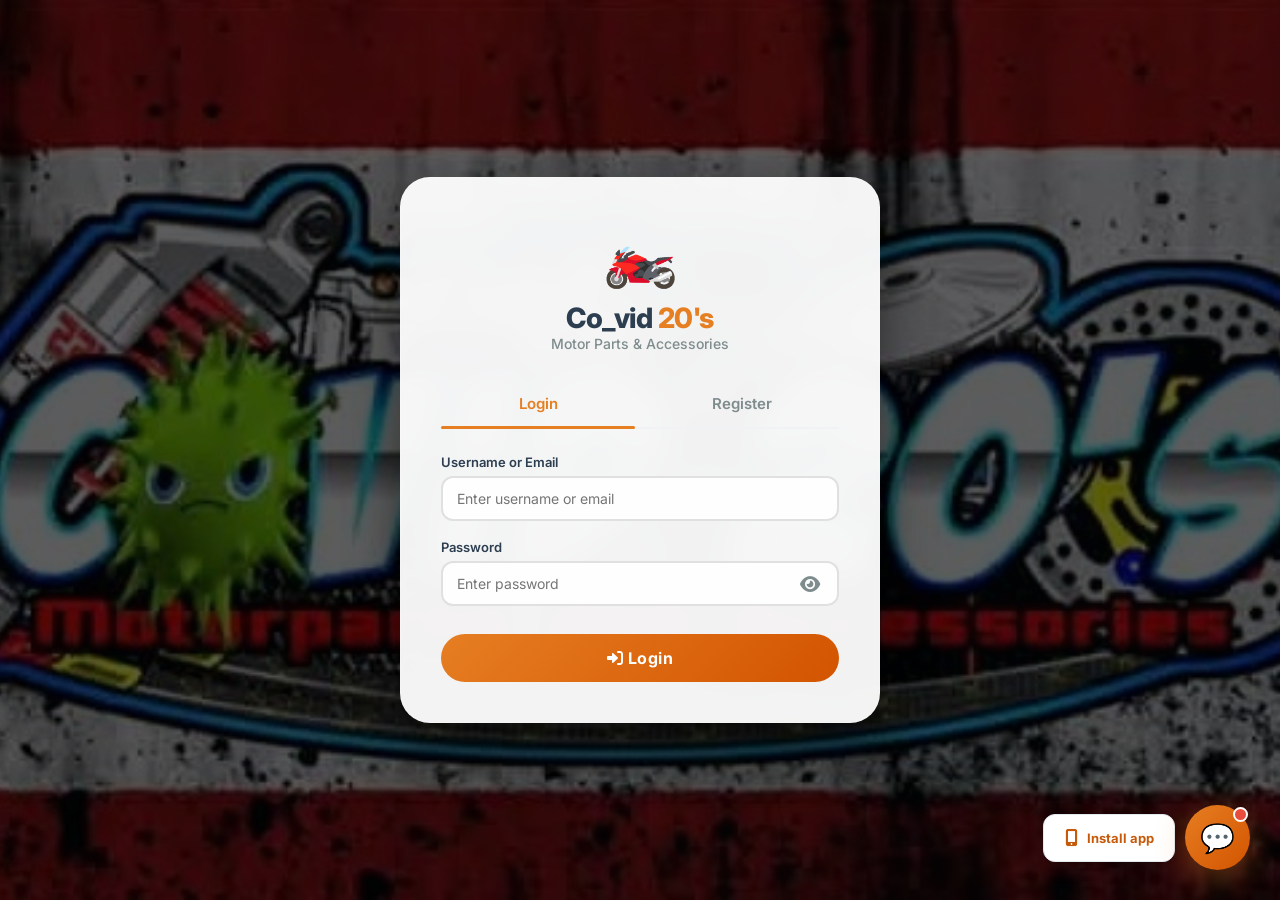
<file: covid20_motors/user/checkout.html>
<!DOCTYPE html>
<html lang="en">
<head>
    <meta charset="UTF-8">
    <meta name="viewport" content="width=device-width, initial-scale=1.0">
    <title>Checkout - Co_vid 20's Motor Parts</title>
    <meta name="theme-color" content="#c65a0a">
    <link rel="manifest" href="site.webmanifest">
    <link rel="apple-touch-icon" href="apple-touch-icon.png">
    <link href="https://fonts.googleapis.com/css2?family=Inter:wght@400;500;600;700;800&display=swap" rel="stylesheet">
    <link rel="stylesheet" href="https://cdnjs.cloudflare.com/ajax/libs/font-awesome/6.0.0-beta3/css/all.min.css">
    <link rel="stylesheet" href="style.css">
</head>
<body>
    <header>
        <div class="header-container">
            <div class="logo" onclick="window.location.href='index.html'">
                <span class="logo-icon">🏍️</span>
                <div>
                    <h1>Co_vid 20's</h1>
                    <p>Motor Parts & Accessories</p>
                </div>
            </div>
            <div class="header-actions">
                <div class="cart-icon" onclick="window.location.href='cart.html'">
                    <i class="fas fa-shopping-cart"></i>
                    <span id="cartCount" class="cart-badge">0</span>
                </div>
                <div class="user-menu-container">
                    <div class="user-icon" onclick="toggleUserMenu()">
                        <i class="fas fa-user-circle"></i>
                        <span id="userName">Account</span>
                        <i class="fas fa-chevron-down"></i>
                    </div>
                    <div id="userDropdown" class="user-dropdown">
                        <div id="guestMenu">
                            <a href="#" onclick="showLoginModal()">Login</a>
                            <a href="#" onclick="showRegisterModal()">Register</a>
                        </div>
                        <div id="userMenu" style="display: none;">
                            <div class="user-welcome">Welcome, <span id="welcomeName"></span></div>
                            <a href="profile.html"><i class="fas fa-user"></i> My Profile</a>
                            <a href="orders.html"><i class="fas fa-shopping-bag"></i> My Orders</a>
                            <a href="cart.html"><i class="fas fa-shopping-cart"></i> My Cart</a>
                            <hr>
                            <a href="#" onclick="logout()"><i class="fas fa-sign-out-alt"></i> Logout</a>
                        </div>
                    </div>
                </div>
            </div>
        </div>
    </header>

    <div class="checkout-container">
        <div style="display:flex; justify-content:space-between; align-items:center; gap:15px; flex-wrap:wrap; margin-bottom:20px;">
            <h1>Checkout</h1>
            <button class="btn-primary" style="background:#7f8c8d; padding:10px 20px;" onclick="window.location.href='cart.html'"><i class="fas fa-arrow-left"></i> Back to Cart</button>
        </div>
        
        <div class="checkout-grid">
            <div class="checkout-form">
                <div class="form-section">
                    <h3>Shipping Information</h3>
                    <input type="text" id="fullName" placeholder="Full Name" class="form-control">
                    <input type="email" id="email" placeholder="Email Address" class="form-control">
                    <input type="tel" id="phone" placeholder="Phone Number" class="form-control">
                    <textarea id="address" rows="3" placeholder="Delivery Address" class="form-control"></textarea>
                </div>
                
                <div class="form-section">
                    <h3>Payment Method</h3>
                    <div class="payment-options">
                        <label class="payment-option" onclick="selectPayment('cod')">
                            <input type="radio" name="payment" value="cod" checked>
                            <span class="payment-icon">💵</span>
                            <div>
                                <strong>Cash on Delivery</strong>
                                <small>Pay when you receive</small>
                            </div>
                        </label>
                        <label class="payment-option" onclick="selectPayment('gcash')">
                            <input type="radio" name="payment" value="gcash">
                            <span class="payment-icon">📱</span>
                            <div>
                                <strong>GCash</strong>
                                <small>Pay via GCash</small>
                            </div>
                        </label>
                        <label class="payment-option" onclick="selectPayment('bank')">
                            <input type="radio" name="payment" value="bank">
                            <span class="payment-icon">🏦</span>
                            <div>
                                <strong>Bank Transfer</strong>
                                <small>Pay directly by bank transaction</small>
                            </div>
                        </label>
                    </div>
                    
                    <div id="gcashDetails" class="payment-details" style="display: none;">
                        <div class="gcash-info">
                            <p><strong>GCash Number:</strong> 0912-345-6789</p>
                            <p><strong>Account Name:</strong> Co_vid 20's Motors</p>
                            <input type="text" id="gcashRef" placeholder="Enter GCash Reference Number" class="form-control">
                            <label for="gcashReceiptInput" style="display:block; margin-top:8px; font-size:12px; font-weight:600;">Upload GCash proof of payment</label>
                            <input type="file" id="gcashReceiptInput" accept="image/*" class="form-control">
                            <small style="display:block; margin-top:4px; color:#6c757d;">Required image, maximum 5 MB.</small>
                        </div>
                    </div>
                    <div id="bankDetails" class="payment-details" style="display: none;">
                        <div class="bank-info">
                            <p><strong>Bank Name:</strong> BDO / BPI</p>
                            <p><strong>Account Name:</strong> Co_vid 20's Motors</p>
                            <p><strong>Account Number:</strong> 1234-5678-9012</p>
                            <input type="text" id="bankRef" placeholder="Enter Bank Transaction Reference" class="form-control">
                        </div>
                    </div>
                </div>
            </div>
            
            <div class="order-summary">
                <h3>Order Summary</h3>
                <div id="orderItems"></div>
                <div class="summary-line">
                    <span>Subtotal:</span>
                    <span id="checkoutSubtotal">₱0</span>
                </div>
                <div class="summary-line">
                    <span>Shipping:</span>
                    <span>₱50</span>
                </div>
                <div class="summary-line total">
                    <span>Total:</span>
                    <span id="checkoutTotal">₱0</span>
                </div>
                <button class="place-order-btn" onclick="placeOrder()">Place Order</button>
            </div>
        </div>
    </div>

    <footer>
        <div class="footer-container">
            <div class="footer-section">
                <h4>Co_vid 20's Motor Parts</h4>
                <p>Quality motorcycle parts since 2020</p>
            </div>
            <div class="footer-section">
                <h4>Quick Links</h4>
                <a href="shop.html">Shop</a>
                <a href="orders.html">My Orders</a>
                <a href="cart.html">Cart</a>
            </div>
            <div class="footer-section">
                <h4>Contact Us</h4>
                <p><i class="fas fa-phone"></i> 0912-345-6789</p>
                <p><i class="fas fa-envelope"></i> support@covid20smotors.com</p>
            </div>
        </div>
        <div class="footer-bottom">
            <p>&copy; 2024 Co_vid 20's Motor Parts. All rights reserved.</p>
        </div>
    </footer>

    <div id="successModal" class="modal">
        <div class="modal-content">
            <div class="success-icon">✅</div>
            <h2>Order Placed Successfully!</h2>
            <p id="successMessage"></p>
            <p><strong>Order ID: <span id="orderId"></span></strong></p>
            <button onclick="window.location.href='orders.html'">View My Orders</button>
            <button onclick="window.location.href='shop.html'">Continue Shopping</button>
        </div>
    </div>

    <div id="toast" class="toast"></div>

    <script src="js/config.js"></script>
    <script src="js/auth.js"></script>
    <script src="js/cart.js"></script>
    <script>
        let selectedPayment = 'cod';

        document.addEventListener('DOMContentLoaded', function() {
            updateCartCount();
            loadCurrentUser();
            loadOrderSummary();
            loadUserInfo();
        });

        function loadOrderSummary() {
            const cart = getCart();
            const container = document.getElementById('orderItems');
            
            if (!cart || cart.length === 0) {
                window.location.href = 'cart.html';
                return;
            }
            
            container.innerHTML = cart.map(item => `
                <div class="order-item">
                    <span>${escapeHtml(item.name)} x${item.quantity}</span>
                    <span>₱${(item.price * item.quantity).toLocaleString()}</span>
                </div>
            `).join('');
            
            const subtotal = getCartTotal();
            const total = subtotal + 50;
            document.getElementById('checkoutSubtotal').innerHTML = `₱${subtotal.toLocaleString()}`;
            document.getElementById('checkoutTotal').innerHTML = `₱${total.toLocaleString()}`;
        }

        function loadUserInfo() {
            if (currentUser) {
                document.getElementById('fullName').value = currentUser.fullname || '';
                document.getElementById('email').value = currentUser.email || '';
                document.getElementById('phone').value = currentUser.phone || '';
                document.getElementById('address').value = currentUser.address || '';
            }
        }

        function selectPayment(method) {
            selectedPayment = method;
            const gcashDetails = document.getElementById('gcashDetails');
            const bankDetails = document.getElementById('bankDetails');
            gcashDetails.style.display = method === 'gcash' ? 'block' : 'none';
            bankDetails.style.display = method === 'bank' ? 'block' : 'none';
        }

        async function placeOrder() {
            if (!currentUser) {
                showToast('Please login to place order', true);
                window.location.href = 'index.html';
                return;
            }
            
            const fullName = document.getElementById('fullName').value;
            const email = document.getElementById('email').value;
            const phone = document.getElementById('phone').value;
            const address = document.getElementById('address').value;
            
            if (!fullName || !email || !phone || !address) {
                showToast('Please fill all shipping information', true);
                return;
            }
            
            if (selectedPayment === 'gcash') {
                const ref = document.getElementById('gcashRef').value;
                if (!ref) {
                    showToast('Please enter GCash reference number', true);
                    return;
                }
                const receiptFile = document.getElementById('gcashReceiptInput').files[0];
                if (!receiptFile || !receiptFile.type.startsWith('image/') || receiptFile.size > 5 * 1024 * 1024) {
                    showToast('Please upload an image proof of payment no larger than 5 MB', true);
                    return;
                }
            }

            if (selectedPayment === 'bank') {
                const ref = document.getElementById('bankRef').value;
                if (!ref) {
                    showToast('Please enter bank transaction reference number', true);
                    return;
                }
            }
            
            const cart = getCart();
            if (!cart || cart.length === 0) {
                showToast('Your cart is empty', true);
                return;
            }

            const apiCart = cart.map(item => ({
                product_id: item.product_id || item.id,
                name: item.name,
                price: parseFloat(item.price || 0),
                quantity: parseInt(item.quantity || 1, 10)
            }));
            const paymentMethod = selectedPayment === 'cod' ? 'cash' : selectedPayment === 'bank' ? 'bank_transfer' : 'gcash';
            let gcashInfo = null;
            if (selectedPayment === 'gcash') {
                const receiptFile = document.getElementById('gcashReceiptInput').files[0];
                const receiptData = await new Promise((resolve, reject) => {
                    const reader = new FileReader();
                    reader.onload = () => resolve(reader.result);
                    reader.onerror = () => reject(new Error('Unable to read receipt image'));
                    reader.readAsDataURL(receiptFile);
                });
                gcashInfo = {
                    number: '0912-345-6789',
                    display: '0912-345-6789',
                    name: "Co_vid 20's Motors",
                    receipt_data: receiptData,
                    receipt_name: receiptFile.name,
                    reference: document.getElementById('gcashRef').value
                };
            }

            const orderButton = document.querySelector('.place-order-btn');
            if (orderButton) {
                orderButton.disabled = true;
                orderButton.textContent = 'Processing...';
            }

            let data;
            try {
                const response = await fetch('api_place_order.php', {
                    method: 'POST',
                    headers: { 'Content-Type': 'application/json' },
                    body: JSON.stringify({
                        user_id: currentUser.id,
                        cart: apiCart,
                        address,
                        payment_method: paymentMethod,
                        gcash_info: gcashInfo,
                        delivery_info: { fullname: fullName, email, phone }
                    })
                });
                data = await response.json();
            } catch (error) {
                console.error('Place order error:', error);
                showToast('Connection error. Your order was not recorded.', true);
                if (orderButton) {
                    orderButton.disabled = false;
                    orderButton.textContent = 'Place Order';
                }
                return;
            }

            if (!data.success) {
                showToast(data.message || 'Unable to place order', true);
                if (orderButton) {
                    orderButton.disabled = false;
                    orderButton.textContent = 'Place Order';
                }
                return;
            }

            const total = getCartTotal() + 50;
            localStorage.removeItem('cart');
            updateCartCount();
            
            let message = '';
            if (selectedPayment === 'cod') {
                message = `Your order has been placed! Pay ₱${total.toLocaleString()} when you receive the items.`;
            } else if (selectedPayment === 'gcash') {
                message = `Payment of ₱${total.toLocaleString()} via GCash will be verified. Reference: ${document.getElementById('gcashRef').value}`;
            } else {
                message = `Payment of ₱${total.toLocaleString()} via bank transfer will be verified. Reference: ${document.getElementById('bankRef').value}`;
            }
            
            document.getElementById('orderId').innerText = data.order_number;
            document.getElementById('successMessage').innerHTML = message;
            document.getElementById('successModal').style.display = 'flex';
        }

        function getCart() {
            const stored = localStorage.getItem('cart');
            return stored ? JSON.parse(stored) : [];
        }

        function getCartTotal() {
            const cart = getCart();
            return cart.reduce((sum, item) => sum + (item.price * item.quantity), 0);
        }
    </script>
</body>
</html>
</file>
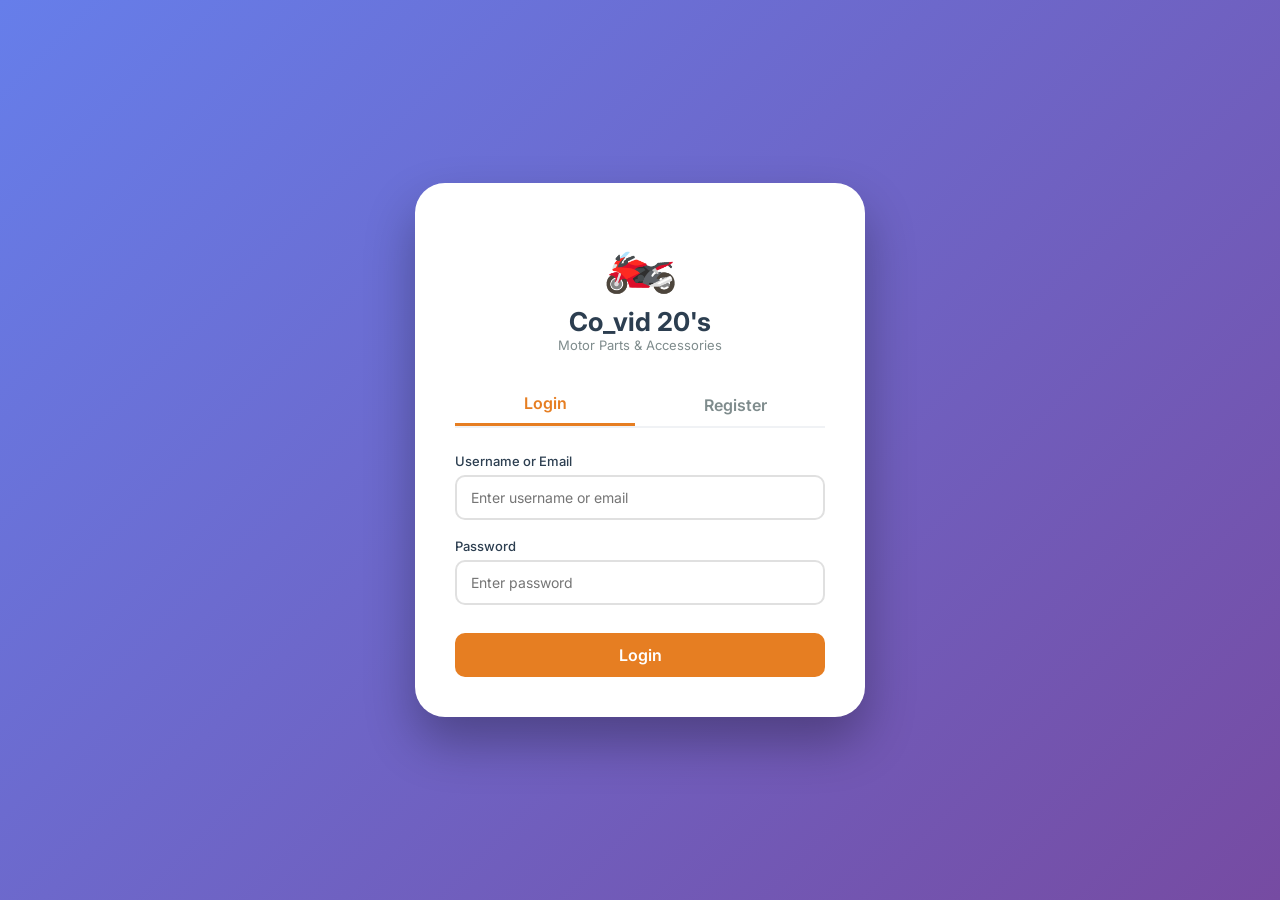
<file: covid20_motors/user/customer.html>
<!DOCTYPE html>
<html lang="en">
<head>
    <meta charset="UTF-8">
    <meta name="viewport" content="width=device-width, initial-scale=1.0">
    <title>Co_vid 20's - Customer Store</title>
    <meta name="theme-color" content="#c65a0a">
    <link rel="manifest" href="site.webmanifest">
    <link rel="apple-touch-icon" href="apple-touch-icon.png">
    <link href="https://fonts.googleapis.com/css2?family=Inter:wght@400;500;600;700;800&display=swap" rel="stylesheet">
    <link rel="stylesheet" href="https://cdnjs.cloudflare.com/ajax/libs/font-awesome/6.0.0-beta3/css/all.min.css">
    <style>
        * { margin: 0; padding: 0; box-sizing: border-box; font-family: 'Inter', sans-serif; }
        body { background: #f0f2f5; min-height: 100vh; }
        
        /* Login Page */
        .login-page { display: flex; justify-content: center; align-items: center; min-height: 100vh; background: linear-gradient(135deg, #667eea 0%, #764ba2 100%); padding: 20px; }
        .login-container { background: white; border-radius: 30px; padding: 40px; width: 100%; max-width: 450px; box-shadow: 0 25px 50px rgba(0,0,0,0.3); }
        .logo-section { text-align: center; margin-bottom: 30px; }
        .logo-icon { font-size: 60px; margin-bottom: 10px; }
        .logo-section h1 { font-size: 26px; color: #2c3e50; }
        .logo-section p { color: #7f8c8d; font-size: 13px; }
        .auth-tabs { display: flex; gap: 10px; margin-bottom: 25px; border-bottom: 2px solid #f0f2f5; }
        .auth-tab { flex: 1; padding: 10px; background: none; border: none; font-size: 16px; font-weight: 600; cursor: pointer; color: #7f8c8d; }
        .auth-tab.active { color: #e67e22; border-bottom: 3px solid #e67e22; }
        .input-group { margin-bottom: 18px; }
        .input-group label { display: block; margin-bottom: 6px; font-weight: 500; color: #2c3e50; font-size: 13px; }
        .input-group input, .input-group textarea { width: 100%; padding: 12px 14px; border: 2px solid #e0e0e0; border-radius: 10px; font-size: 14px; }
        .auth-btn { width: 100%; padding: 12px; background: #e67e22; color: white; border: none; border-radius: 10px; font-size: 16px; font-weight: 600; cursor: pointer; margin-top: 10px; }
        .auth-btn:hover { background: #d35400; }
        .error-msg { background: #f8d7da; color: #721c24; padding: 10px; border-radius: 8px; margin-bottom: 15px; font-size: 13px; text-align: center; }
        .success-msg { background: #d4edda; color: #155724; padding: 10px; border-radius: 8px; margin-bottom: 15px; font-size: 13px; text-align: center; }
        
        /* Main App */
        .main-app { display: none; }
        .header { background: white; box-shadow: 0 2px 10px rgba(0,0,0,0.1); position: sticky; top: 0; z-index: 100; }
        .header-container { max-width: 1400px; margin: 0 auto; padding: 12px 30px; display: flex; justify-content: space-between; align-items: center; flex-wrap: wrap; gap: 15px; }
        .logo { display: flex; align-items: center; gap: 10px; cursor: pointer; }
        .logo span { font-size: 32px; }
        .logo h1 { font-size: 20px; color: #2c3e50; }
        .logo p { font-size: 10px; color: #7f8c8d; }
        .header-actions { display: flex; align-items: center; gap: 15px; }
        .cart-icon { position: relative; font-size: 22px; cursor: pointer; color: #2c3e50; }
        .cart-badge { position: absolute; top: -8px; right: -10px; background: #e74c3c; color: white; font-size: 9px; width: 16px; height: 16px; border-radius: 50%; display: flex; align-items: center; justify-content: center; }
        .user-menu-container { position: relative; }
        .user-icon { display: flex; align-items: center; gap: 6px; cursor: pointer; padding: 6px 12px; background: #f0f2f5; border-radius: 40px; font-size: 13px; }
        .user-dropdown { position: absolute; top: 50px; right: 0; width: 200px; background: white; border-radius: 10px; box-shadow: 0 10px 30px rgba(0,0,0,0.15); display: none; z-index: 200; }
        .user-dropdown.show { display: block; }
        .user-dropdown a { display: flex; align-items: center; gap: 8px; padding: 10px 15px; color: #2c3e50; text-decoration: none; font-size: 13px; cursor: pointer; }
        .user-dropdown a:hover { background: #f0f2f5; }
        .user-welcome { padding: 10px 15px; background: #f8f9fa; border-bottom: 1px solid #eee; font-weight: 600; font-size: 13px; }
        
        .hero { background: linear-gradient(135deg, #667eea 0%, #764ba2 100%); color: white; padding: 50px 30px; text-align: center; }
        .hero h2 { font-size: 36px; margin-bottom: 10px; }
        .hero p { font-size: 15px; margin-bottom: 20px; }
        .btn-primary { padding: 10px 25px; background: #e67e22; color: white; border: none; border-radius: 40px; cursor: pointer; font-weight: 600; font-size: 14px; }
        
        .categories, .featured { max-width: 1400px; margin: 40px auto; padding: 0 30px; }
        .categories h2, .featured h2 { text-align: center; margin-bottom: 30px; color: #2c3e50; font-size: 28px; }
        .category-grid { display: grid; grid-template-columns: repeat(auto-fit, minmax(200px, 1fr)); gap: 20px; }
        .category-card { background: white; padding: 25px; text-align: center; border-radius: 16px; cursor: pointer; transition: all 0.3s; box-shadow: 0 2px 8px rgba(0,0,0,0.08); }
        .category-card:hover { transform: translateY(-3px); }
        .category-icon { font-size: 40px; margin-bottom: 10px; }
        
        .products-grid { display: grid; grid-template-columns: repeat(auto-fill, minmax(280px, 1fr)); gap: 20px; }
        .product-card { background: white; border-radius: 16px; overflow: hidden; transition: all 0.3s; box-shadow: 0 2px 8px rgba(0,0,0,0.08); }
        .product-card:hover { transform: translateY(-5px); }
        .product-image { height: 180px; background: #f5f5f5; display: flex; align-items: center; justify-content: center; overflow: hidden; }
        .product-image img { width: 100%; height: 100%; object-fit: cover; }
        .product-image .no-image { font-size: 50px; color: #bdc3c7; }
        .product-info { padding: 15px; }
        .product-info h3 { font-size: 16px; margin-bottom: 5px; }
        .product-category { font-size: 12px; color: #7f8c8d; margin-bottom: 5px; }
        .product-price { color: #e67e22; font-size: 20px; font-weight: 700; margin: 8px 0; }
        .product-stock { font-size: 12px; margin-bottom: 12px; }
        .in-stock { color: #27ae60; }
        .low-stock { color: #e67e22; }
        .out-stock { color: #e74c3c; }
        .add-to-cart-btn { width: 100%; padding: 10px; background: #e67e22; color: white; border: none; border-radius: 40px; cursor: pointer; font-weight: 600; font-size: 13px; transition: all 0.3s; }
        .add-to-cart-btn:hover:not(:disabled) { background: #d35400; }
        .add-to-cart-btn:disabled { background: #bdc3c7; cursor: not-allowed; }
        
        footer { background: #2c3e50; color: white; margin-top: 40px; }
        .footer-container { max-width: 1400px; margin: 0 auto; padding: 30px; display: grid; grid-template-columns: repeat(auto-fit, minmax(180px, 1fr)); gap: 20px; }
        .footer-section h4 { margin-bottom: 10px; font-size: 14px; }
        .footer-section p, .footer-section a { margin: 5px 0; color: #bdc3c7; text-decoration: none; font-size: 12px; display: block; cursor: pointer; }
        .footer-bottom { text-align: center; padding: 12px; border-top: 1px solid #34495e; font-size: 11px; }
        
        .section-header { display: flex; align-items: center; justify-content: space-between; gap: 15px; margin-bottom: 20px; flex-wrap: wrap; }
        .btn-secondary { padding: 10px 24px; background: white; border: 1px solid #e0e0e0; color: #2c3e50; border-radius: 40px; cursor: pointer; }
        .shop-controls { display: flex; gap: 15px; flex-wrap: wrap; justify-content: space-between; margin-bottom: 25px; align-items: center; }
        .shop-controls .search-box { flex: 1; min-width: 220px; position: relative; }
        .shop-controls .search-box input { width: 100%; padding: 12px 20px; border: 1px solid #e0e0e0; border-radius: 40px; font-size: 14px; }
        .shop-controls .search-box i { position: absolute; right: 18px; top: 50%; transform: translateY(-50%); color: #7f8c8d; }
        .shop-controls select { padding: 12px 18px; border: 1px solid #e0e0e0; border-radius: 40px; min-width: 180px; background: white; cursor: pointer; }
        
        /* Modal Styles */
        .modal { position: fixed; top: 0; left: 0; width: 100%; height: 100%; background: rgba(0,0,0,0.5); z-index: 1000; display: none; justify-content: center; align-items: center; }
        .modal-content { background: white; border-radius: 20px; width: 500px; max-width: 90%; max-height: 80vh; overflow-y: auto; padding: 20px; }
        .cart-item { display: flex; justify-content: space-between; align-items: center; padding: 10px 0; border-bottom: 1px solid #eee; }
        .cart-total { text-align: right; padding: 15px 0; font-size: 18px; font-weight: bold; }
        .checkout-btn { background: #27ae60; color: white; border: none; padding: 12px 20px; border-radius: 40px; cursor: pointer; width: 100%; font-weight: bold; margin-top: 10px; }
        
        .toast { position: fixed; bottom: 20px; right: 20px; background: #27ae60; color: white; padding: 10px 20px; border-radius: 8px; z-index: 1100; display: none; }
        .toast.error { background: #e74c3c; }
        .loading { text-align: center; padding: 50px; color: #7f8c8d; }
        
        @media (max-width: 768px) { .hero h2 { font-size: 28px; } .products-grid { grid-template-columns: repeat(auto-fill, minmax(220px, 1fr)); } .login-container { padding: 25px; } }
    </style>
</head>
<body>
    <!-- Login/Register Page -->
    <div id="loginPage" class="login-page">
        <div class="login-container">
            <div class="logo-section">
                <div class="logo-icon">🏍️</div>
                <h1>Co_vid 20's</h1>
                <p>Motor Parts & Accessories</p>
            </div>
            <div class="auth-tabs">
                <button class="auth-tab active" onclick="switchTab('login')">Login</button>
                <button class="auth-tab" onclick="switchTab('register')">Register</button>
            </div>
            <div id="messageDiv"></div>
            <div id="loginForm">
                <div class="input-group"><label>Username or Email</label><input type="text" id="loginUsername" placeholder="Enter username or email"></div>
                <div class="input-group"><label>Password</label><input type="password" id="loginPassword" placeholder="Enter password"></div>
                <button class="auth-btn" onclick="loginUser()">Login</button>
            </div>
            <div id="registerForm" style="display: none;">
                <div class="input-group"><label>Full Name</label><input type="text" id="regFullname" placeholder="Enter full name"></div>
                <div class="input-group"><label>Username</label><input type="text" id="regUsername" placeholder="Choose username"></div>
                <div class="input-group"><label>Email Address</label><input type="email" id="regEmail" placeholder="Enter email"></div>
                <div class="input-group"><label>Phone Number</label><input type="tel" id="regPhone" placeholder="Phone number"></div>
                <div class="input-group"><label>Delivery Address</label><textarea id="regAddress" rows="2" placeholder="Delivery address"></textarea></div>
                <div class="input-group"><label>Password</label><input type="password" id="regPassword" placeholder="Create password"><small>Minimum 6 characters</small></div>
                <div class="input-group"><label>Confirm Password</label><input type="password" id="regConfirmPassword" placeholder="Confirm password"></div>
                <button class="auth-btn" onclick="registerUser()">Create Account</button>
            </div>
        </div>
    </div>

    <!-- Main Store App -->
    <div id="mainApp" class="main-app">
        <header>
            <div class="header-container">
                <div class="logo" onclick="location.reload()"><span>🏍️</span><div><h1>Co_vid 20's</h1><p>Motor Parts & Accessories</p></div></div>
                <div class="header-actions">
                    <div class="cart-icon" onclick="viewCart()"><i class="fas fa-shopping-cart"></i><span id="cartCount" class="cart-badge">0</span></div>
                    <div class="user-menu-container">
                        <div class="user-icon" onclick="toggleUserMenu()"><i class="fas fa-user-circle"></i><span id="userName">Account</span><i class="fas fa-chevron-down"></i></div>
                        <div id="userDropdown" class="user-dropdown">
                            <div class="user-welcome">Welcome, <span id="welcomeName"></span></div>
                            <a onclick="viewProfile()"><i class="fas fa-user"></i> My Profile</a>
                            <a onclick="viewOrders()"><i class="fas fa-shopping-bag"></i> My Orders</a>
                            <a onclick="viewCart()"><i class="fas fa-shopping-cart"></i> View Cart</a>
                            <hr>
                            <a onclick="logout()"><i class="fas fa-sign-out-alt"></i> Logout</a>
                        </div>
                    </div>
                </div>
            </div>
        </header>

        <section class="hero">
            <h2>Quality Motorcycle Parts</h2>
            <p>Get the best parts for your motorcycle at affordable prices</p>
            <button class="btn-primary" onclick="scrollToProducts()">Shop Now</button>
        </section>

        <section class="categories">
            <h2>Shop by Category</h2>
            <div class="category-grid">
                <div class="category-card" onclick="filterByCategory('Engine Parts')"><div class="category-icon">🔧</div><h3>Engine Parts</h3></div>
                <div class="category-card" onclick="filterByCategory('Electrical')"><div class="category-icon">⚡</div><h3>Electrical</h3></div>
                <div class="category-card" onclick="filterByCategory('Brakes')"><div class="category-icon">🛑</div><h3>Brakes</h3></div>
                <div class="category-card" onclick="filterByCategory('Accessories')"><div class="category-icon">🎨</div><h3>Accessories</h3></div>
                <div class="category-card" onclick="filterByCategory('Tires')"><div class="category-icon">🛞</div><h3>Tires</h3></div>
                <div class="category-card" onclick="filterByCategory('Lubricants')"><div class="category-icon">⛽</div><h3>Lubricants</h3></div>
            </div>
        </section>

        <section class="featured">
            <div class="section-header"><h2>Available Products</h2><button class="btn-secondary" onclick="resetFilters()">View Full Catalog</button></div>
            <div class="shop-controls">
                <div class="search-box"><input type="text" id="productSearch" placeholder="Search products..." oninput="setSearchQuery(this.value)"><i class="fas fa-search"></i></div>
                <select id="productCategory" onchange="setCategoryFilter(this.value)">
                    <option value="all">All Categories</option>
                    <option value="Engine Parts">Engine Parts</option>
                    <option value="Electrical">Electrical</option>
                    <option value="Brakes">Brakes</option>
                    <option value="Accessories">Accessories</option>
                    <option value="Tires">Tires</option>
                    <option value="Lubricants">Lubricants</option>
                </select>
            </div>
            <div id="allProducts" class="products-grid"><div class="loading">Loading products...</div></div>
        </section>

        <footer>
            <div class="footer-container">
                <div class="footer-section"><h4>Co_vid 20's</h4><p>Quality motorcycle parts since 2020</p></div>
                <div class="footer-section"><h4>Quick Links</h4><a onclick="scrollToProducts()">Shop</a><a onclick="viewOrders()">My Orders</a></div>
                <div class="footer-section"><h4>Contact</h4><p><i class="fas fa-phone"></i> 0912-345-6789</p><p><i class="fas fa-envelope"></i> support@covid20smotors.com</p></div>
            </div>
            <div class="footer-bottom"><p>&copy; 2024 Co_vid 20's Motor Parts. All rights reserved.</p></div>
        </footer>
    </div>

    <!-- Cart Modal -->
    <div id="cartModal" class="modal">
        <div class="modal-content">
            <h3>Your Cart <i class="fas fa-shopping-cart"></i></h3>
            <div id="cartItems"></div>
            <div class="cart-total" id="cartTotal">Total: ₱0.00</div>
            <button class="checkout-btn" onclick="checkout()">Proceed to Checkout</button>
            <button class="btn-secondary" style="margin-top:10px; width:100%;" onclick="closeCart()">Close</button>
        </div>
    </div>

    <div id="ordersModal" class="modal">
        <div class="modal-content">
            <h3>Your Orders <i class="fas fa-shopping-bag"></i></h3>
            <div id="customerOrdersList"></div>
            <button class="btn-secondary" style="margin-top:10px; width:100%;" onclick="closeOrders()">Close</button>
        </div>
    </div>

    <div id="toast" class="toast"></div>

    <script>
        let currentUser = null;
        let searchQuery = '';
        let categoryFilter = 'all';
        let products = [];
        let cart = [];

        // API Base URL
        const API_BASE = '../';

        async function apiCall(url, options = {}) {
            try {
                const response = await fetch(API_BASE + url, options);
                return await response.json();
            } catch(error) {
                console.error('API Error:', error);
                return { success: false, message: error.message };
            }
        }

        async function loadProducts() {
            const container = document.getElementById('allProducts');
            container.innerHTML = '<div class="loading"><i class="fas fa-spinner fa-spin"></i> Loading products...</div>';
            
            try {
                const data = await apiCall('api_products.php');
                if (data.success && data.products) {
                    products = data.products;
                } else {
                    products = [];
                }
                displayProducts();
            } catch(error) {
                console.error('Error:', error);
                products = [];
                displayProducts();
                showToast('Error loading products', true);
            }
        }

        function displayProducts() {
            const container = document.getElementById('allProducts');
            let filtered = [...products];
            if (categoryFilter !== 'all') filtered = filtered.filter(p => p.category === categoryFilter);
            if (searchQuery) filtered = filtered.filter(p => p.name.toLowerCase().includes(searchQuery));
            
            if (!filtered.length) {
                container.innerHTML = '<div style="text-align:center; padding:50px;">No products match your search.</div>';
                return;
            }
            
            const icons = { 'Engine Parts': '🔧', 'Brakes': '🛑', 'Electrical': '⚡', 'Accessories': '🎨', 'Tires': '🛞', 'Lubricants': '⛽' };
            
            container.innerHTML = filtered.map(p => {
                let stockClass = p.stock > 10 ? 'in-stock' : (p.stock > 0 ? 'low-stock' : 'out-stock');
                let stockText = p.stock > 10 ? `In Stock: ${p.stock}` : (p.stock > 0 ? `Low Stock: ${p.stock}` : 'Out of Stock');
                const imageHtml = p.image && p.image.startsWith('http') ? `<img src="${p.image}" onerror="this.src='https://cdn-icons-png.flaticon.com/512/3096/3096961.png'" alt="${escapeHtml(p.name)}">` : `<div class="no-image">${icons[p.category] || '🔧'}</div>`;
                
                return `<div class="product-card">
                    <div class="product-image">${imageHtml}</div>
                    <div class="product-info">
                        <h3>${escapeHtml(p.name)}</h3>
                        <p class="product-category">${escapeHtml(p.category || 'General')}</p>
                        <div class="product-price">₱${parseFloat(p.price).toLocaleString()}</div>
                        <div class="product-stock ${stockClass}">${stockText}</div>
                        <button class="add-to-cart-btn" onclick="addToCart(${p.id})" ${p.stock === 0 ? 'disabled' : ''}>${p.stock > 0 ? 'Add to Cart' : 'Out of Stock'}</button>
                    </div>
                </div>`;
            }).join('');
        }

        async function loadCart() {
            if (!currentUser) return;
            const data = await apiCall(`api_cart.php?user_id=${currentUser.id}`);
            if (data.success) {
                cart = data.cart || [];
                updateCartCount();
            }
        }

        async function addToCart(productId) {
            if (!currentUser) {
                showToast('Please login first', true);
                return;
            }
            const product = products.find(p => p.id === productId);
            if (!product || product.stock === 0) {
                showToast('Out of stock', true);
                return;
            }
            
            const data = await apiCall('api_cart.php', {
                method: 'POST',
                headers: { 'Content-Type': 'application/json' },
                body: JSON.stringify({ user_id: currentUser.id, product_id: productId, action: 'add' })
            });
            
            if (data.success) {
                await loadCart();
                showToast(`✓ ${product.name} added to cart!`);
            } else {
                showToast(data.message || 'Failed to add to cart', true);
            }
        }

        async function viewCart() {
            if (!currentUser) { showToast('Please login first', true); return; }
            await loadCart();
            
            const modal = document.getElementById('cartModal');
            const cartItemsDiv = document.getElementById('cartItems');
            
            if (cart.length === 0) {
                cartItemsDiv.innerHTML = '<p style="text-align:center; padding:20px;">Your cart is empty</p>';
                document.getElementById('cartTotal').innerHTML = 'Total: ₱0.00';
            } else {
                let total = 0;
                cartItemsDiv.innerHTML = cart.map(item => {
                    total += item.price * item.quantity;
                    return `<div class="cart-item">
                        <div><strong>${escapeHtml(item.name)}</strong><br>₱${parseFloat(item.price).toLocaleString()} x ${item.quantity}</div>
                        <div>₱${(item.price * item.quantity).toLocaleString()}</div>
                    </div>`;
                }).join('');
                document.getElementById('cartTotal').innerHTML = `Total: ₱${total.toLocaleString()}`;
            }
            modal.style.display = 'flex';
        }

        async function checkout() {
            if (!currentUser) return;
            if (cart.length === 0) {
                showToast('Cart is empty', true);
                return;
            }
            
            const data = await apiCall('api_checkout.php', {
                method: 'POST',
                headers: { 'Content-Type': 'application/json' },
                body: JSON.stringify({ user_id: currentUser.id, cart: cart, address: currentUser.address })
            });
            
            if (data.success) {
                showToast('Order placed successfully!');
                closeCart();
                await loadCart();
                viewOrders();
            } else {
                showToast(data.message || 'Checkout failed', true);
            }
        }

        async function viewOrders() {
            if (!currentUser) return;
            const data = await apiCall(`api_orders.php?user_id=${currentUser.id}`);
            const orders = data.success ? (data.data || []) : [];
            if (orders.length) {
                document.getElementById('customerOrdersList').innerHTML = orders.map(order => `
                    <div class="cart-item" style="display:block;">
                        <strong>Order #${escapeHtml(order.order_number)}</strong>
                        <div style="font-size:12px; color:#7f8c8d; margin:4px 0 8px;">
                            ${escapeHtml(order.status)} - ₱${parseFloat(order.total_amount || 0).toLocaleString()}
                        </div>
                        ${(order.items || []).map(item => `
                            <div style="display:flex; justify-content:space-between; padding:5px 0; border-top:1px solid #eee; font-size:13px;">
                                <span>${escapeHtml(item.name)} x${item.quantity}</span>
                                <span>₱${(parseFloat(item.price || 0) * item.quantity).toLocaleString()}</span>
                            </div>
                        `).join('') || '<div style="font-size:13px; color:#7f8c8d;">No item details available</div>'}
                    </div>
                `).join('');
                document.getElementById('ordersModal').style.display = 'flex';
            } else {
                showToast('No orders yet');
            }
        }

        function closeOrders() { document.getElementById('ordersModal').style.display = 'none'; }

        function viewProfile() {
            if (currentUser) {
                showToast(`${currentUser.fullname}\n📧 ${currentUser.email}\n📞 ${currentUser.phone || 'N/A'}\n📍 ${currentUser.address || 'N/A'}`);
            }
        }

        function closeCart() { document.getElementById('cartModal').style.display = 'none'; }
        function setSearchQuery(value) { searchQuery = value.trim().toLowerCase(); displayProducts(); }
        function setCategoryFilter(value) { categoryFilter = value; displayProducts(); }
        function filterByCategory(category) { document.getElementById('productCategory').value = category; categoryFilter = category; displayProducts(); scrollToProducts(); }
        function resetFilters() { document.getElementById('productSearch').value = ''; document.getElementById('productCategory').value = 'all'; searchQuery = ''; categoryFilter = 'all'; displayProducts(); }
        function scrollToProducts() { document.querySelector('.featured').scrollIntoView({ behavior: 'smooth' }); }
        
        function updateCartCount() { document.getElementById('cartCount').innerText = cart.reduce((sum, i) => sum + i.quantity, 0); }
        function showToast(msg, isError = false) { const toast = document.getElementById('toast'); toast.textContent = msg; toast.className = isError ? 'toast error' : 'toast'; toast.style.display = 'block'; setTimeout(() => toast.style.display = 'none', 3000); }
        function showMessage(msg, type) { const div = document.getElementById('messageDiv'); div.innerHTML = `<div class="${type}-msg">${msg}</div>`; setTimeout(() => div.innerHTML = '', 3000); }
        
        function switchTab(tab) {
            const loginForm = document.getElementById('loginForm');
            const registerForm = document.getElementById('registerForm');
            const tabs = document.querySelectorAll('.auth-tab');
            tabs.forEach(t => t.classList.remove('active'));
            if (tab === 'login') { loginForm.style.display = 'block'; registerForm.style.display = 'none'; tabs[0].classList.add('active'); }
            else { loginForm.style.display = 'none'; registerForm.style.display = 'block'; tabs[1].classList.add('active'); }
        }
        
        async function loginUser() {
            const username = document.getElementById('loginUsername').value.trim();
            const password = document.getElementById('loginPassword').value;
            if (!username || !password) { showMessage('Please enter username and password', 'error'); return; }
            
            const data = await apiCall('api_login.php', {
                method: 'POST',
                headers: { 'Content-Type': 'application/json' },
                body: JSON.stringify({ username, password })
            });
            
            if (data.success) {
                currentUser = data.user;
                document.getElementById('loginPage').style.display = 'none';
                document.getElementById('mainApp').style.display = 'block';
                document.getElementById('userName').innerHTML = `<i class="fas fa-user-circle"></i> ${currentUser.fullname.split(' ')[0]}`;
                document.getElementById('welcomeName').innerText = currentUser.fullname;
                await loadProducts();
                await loadCart();
                showToast(`Welcome back, ${currentUser.fullname}!`);
            } else {
                showMessage(data.message || 'Invalid credentials', 'error');
            }
        }
        
        async function registerUser() {
            const fullname = document.getElementById('regFullname').value.trim();
            const username = document.getElementById('regUsername').value.trim();
            const email = document.getElementById('regEmail').value.trim();
            const phone = document.getElementById('regPhone').value.trim();
            const address = document.getElementById('regAddress').value.trim();
            const password = document.getElementById('regPassword').value;
            const confirm = document.getElementById('regConfirmPassword').value;
            
            if (!fullname || !username || !email || !password) { showMessage('Please fill all required fields', 'error'); return; }
            if (password.length < 6) { showMessage('Password must be at least 6 characters', 'error'); return; }
            if (password !== confirm) { showMessage('Passwords do not match', 'error'); return; }
            
            const data = await apiCall('api_register.php', {
                method: 'POST',
                headers: { 'Content-Type': 'application/json' },
                body: JSON.stringify({ fullname, username, email, phone, address, password })
            });
            
            if (data.success) {
                showMessage('Registration successful! Please login.', 'success');
                switchTab('login');
                document.getElementById('loginUsername').value = username;
                document.getElementById('regFullname').value = ''; document.getElementById('regUsername').value = ''; document.getElementById('regEmail').value = '';
                document.getElementById('regPhone').value = ''; document.getElementById('regAddress').value = ''; document.getElementById('regPassword').value = ''; document.getElementById('regConfirmPassword').value = '';
            } else {
                showMessage(data.message || 'Registration failed', 'error');
            }
        }
        
        function logout() {
            currentUser = null;
            cart = [];
            document.getElementById('mainApp').style.display = 'none';
            document.getElementById('loginPage').style.display = 'flex';
            showToast('Logged out successfully');
        }
        
        function toggleUserMenu() { document.getElementById('userDropdown').classList.toggle('show'); }
        function escapeHtml(str) { if (!str) return ''; return String(str).replace(/[&<>]/g, m => m === '&' ? '&amp;' : m === '<' ? '&lt;' : '&gt;'); }
        
        document.addEventListener('click', function(e) { const container = document.querySelector('.user-menu-container'); const dropdown = document.getElementById('userDropdown'); if (container && dropdown && !container.contains(e.target)) dropdown.classList.remove('show'); });
        
        // Check for existing session
        const savedUser = localStorage.getItem('customerUser');
        if (savedUser) {
            currentUser = JSON.parse(savedUser);
            document.getElementById('loginPage').style.display = 'none';
            document.getElementById('mainApp').style.display = 'block';
            document.getElementById('userName').innerHTML = `<i class="fas fa-user-circle"></i> ${currentUser.fullname.split(' ')[0]}`;
            document.getElementById('welcomeName').innerText = currentUser.fullname;
            loadProducts();
            loadCart();
        }
        
        // Save user to localStorage on login
        window.saveUserToStorage = function(user) {
            localStorage.setItem('customerUser', JSON.stringify(user));
        };
    </script>
</body>
</html>
</file>
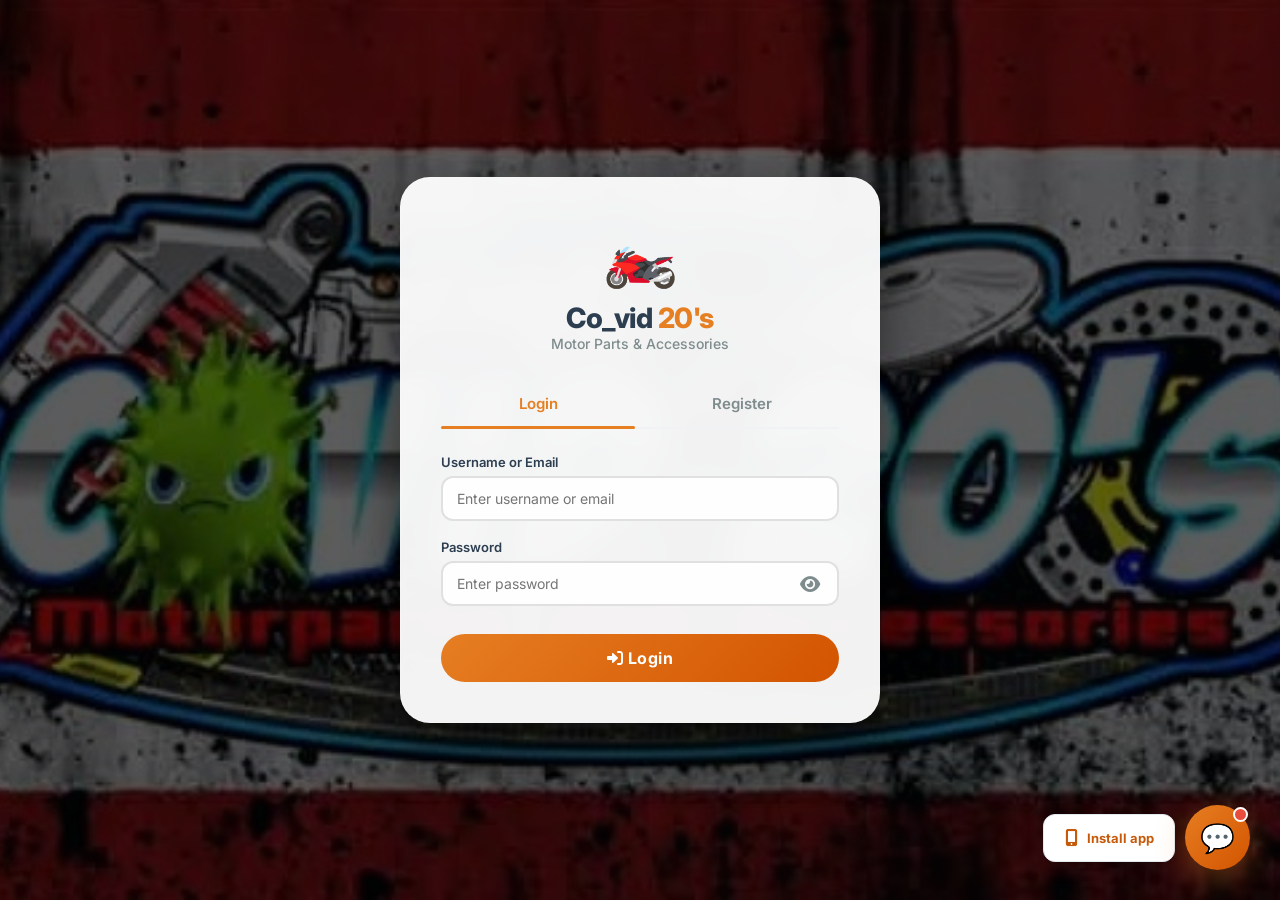
<file: covid20_motors/user/orders.html>
<!DOCTYPE html>
<html lang="en">
<head>
    <meta charset="UTF-8">
    <meta name="viewport" content="width=device-width, initial-scale=1.0">
    <title>My Orders - Co_vid 20's Motor Parts</title>
    <meta name="theme-color" content="#c65a0a">
    <link rel="manifest" href="site.webmanifest">
    <link rel="apple-touch-icon" href="apple-touch-icon.png">
    <link href="https://fonts.googleapis.com/css2?family=Inter:wght@400;500;600;700;800&display=swap" rel="stylesheet">
    <link rel="stylesheet" href="https://cdnjs.cloudflare.com/ajax/libs/font-awesome/6.0.0-beta3/css/all.min.css">
    <link rel="stylesheet" href="style.css">
</head>
<body>
    <header>
        <div class="header-container">
            <div class="logo" onclick="window.location.href='index.html'">
                <span class="logo-icon">🏍️</span>
                <div>
                    <h1>Co_vid 20's</h1>
                    <p>Motor Parts & Accessories</p>
                </div>
            </div>
            <div class="header-actions">
                <div class="cart-icon" onclick="window.location.href='cart.html'">
                    <i class="fas fa-shopping-cart"></i>
                    <span id="cartCount" class="cart-badge">0</span>
                </div>
                <div class="user-menu-container">
                    <div class="user-icon" onclick="toggleUserMenu()">
                        <i class="fas fa-user-circle"></i>
                        <span id="userName">Account</span>
                        <i class="fas fa-chevron-down"></i>
                    </div>
                    <div id="userDropdown" class="user-dropdown">
                        <div id="guestMenu">
                            <a href="#" onclick="showLoginModal()">Login</a>
                            <a href="#" onclick="showRegisterModal()">Register</a>
                        </div>
                        <div id="userMenu" style="display: none;">
                            <div class="user-welcome">Welcome, <span id="welcomeName"></span></div>
                            <a href="profile.html"><i class="fas fa-user"></i> My Profile</a>
                            <a href="orders.html"><i class="fas fa-shopping-bag"></i> My Orders</a>
                            <a href="cart.html"><i class="fas fa-shopping-cart"></i> My Cart</a>
                            <hr>
                            <a href="#" onclick="logout()"><i class="fas fa-sign-out-alt"></i> Logout</a>
                        </div>
                    </div>
                </div>
            </div>
        </div>
    </header>

    <div class="orders-container">
        <div style="display:flex; justify-content:space-between; align-items:center; gap:15px; flex-wrap:wrap; margin-bottom:20px;">
            <h1>My Orders</h1>
            <button class="btn-primary" style="background:#7f8c8d; padding:10px 20px;" onclick="window.location.href='shop.html'"><i class="fas fa-arrow-left"></i> Back to Shop</button>
        </div>
        <div id="ordersList" class="orders-list"></div>
        <div id="noOrders" class="no-orders" style="display: none;">
            <i class="fas fa-shopping-bag"></i>
            <h3>No orders yet</h3>
            <p>Start shopping to see your orders here</p>
            <button class="btn-primary" onclick="window.location.href='shop.html'">Shop Now</button>
        </div>
    </div>

    <footer>
        <div class="footer-container">
            <div class="footer-section">
                <h4>Co_vid 20's Motor Parts</h4>
                <p>Quality motorcycle parts since 2020</p>
            </div>
            <div class="footer-section">
                <h4>Quick Links</h4>
                <a href="shop.html">Shop</a>
                <a href="orders.html">My Orders</a>
                <a href="cart.html">Cart</a>
            </div>
            <div class="footer-section">
                <h4>Contact Us</h4>
                <p><i class="fas fa-phone"></i> 0912-345-6789</p>
                <p><i class="fas fa-envelope"></i> support@covid20smotors.com</p>
            </div>
        </div>
        <div class="footer-bottom">
            <p>&copy; 2024 Co_vid 20's Motor Parts. All rights reserved.</p>
        </div>
    </footer>

    <div id="toast" class="toast"></div>

    <script src="js/config.js"></script>
    <script src="js/auth.js"></script>
    <script src="js/cart.js"></script>
    <script src="js/orders.js"></script>
    <script>
        document.addEventListener('DOMContentLoaded', function() {
            updateCartCount();
            loadCurrentUser();
            loadOrders();
        });
    </script>
</body>
</html>
</file>
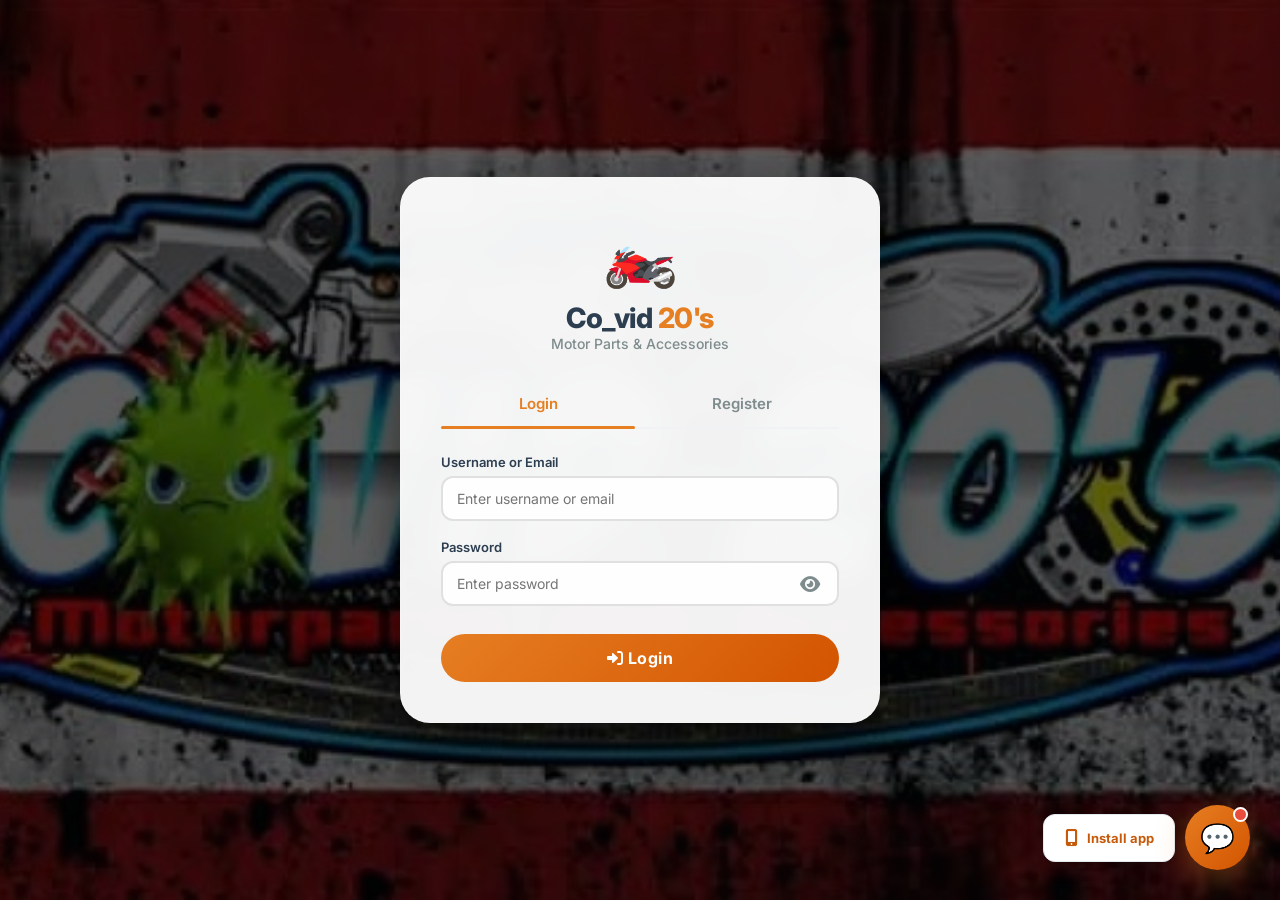
<file: covid20_motors/user/profile.html>
<!DOCTYPE html>
<html lang="en">
<head>
    <meta charset="UTF-8">
    <meta name="viewport" content="width=device-width, initial-scale=1.0">
    <title>My Profile - Co_vid 20's Motor Parts</title>
    <meta name="theme-color" content="#c65a0a">
    <link rel="manifest" href="site.webmanifest">
    <link rel="apple-touch-icon" href="apple-touch-icon.png">
    <link href="https://fonts.googleapis.com/css2?family=Inter:wght@400;500;600;700;800&display=swap" rel="stylesheet">
    <link rel="stylesheet" href="https://cdnjs.cloudflare.com/ajax/libs/font-awesome/6.0.0-beta3/css/all.min.css">
    <link rel="stylesheet" href="style.css">
</head>
<body>
    <header>
        <div class="header-container">
            <div class="logo" onclick="window.location.href='index.html'">
                <span class="logo-icon">🏍️</span>
                <div>
                    <h1>Co_vid 20's</h1>
                    <p>Motor Parts & Accessories</p>
                </div>
            </div>
            <div class="header-actions">
                <div class="cart-icon" onclick="window.location.href='cart.html'">
                    <i class="fas fa-shopping-cart"></i>
                    <span id="cartCount" class="cart-badge">0</span>
                </div>
                <div class="user-menu-container">
                    <div class="user-icon" onclick="toggleUserMenu()">
                        <i class="fas fa-user-circle"></i>
                        <span id="userName">Account</span>
                        <i class="fas fa-chevron-down"></i>
                    </div>
                    <div id="userDropdown" class="user-dropdown">
                        <div id="guestMenu">
                            <a href="#" onclick="showLoginModal()">Login</a>
                            <a href="#" onclick="showRegisterModal()">Register</a>
                        </div>
                        <div id="userMenu" style="display: none;">
                            <div class="user-welcome">Welcome, <span id="welcomeName"></span></div>
                            <a href="profile.html"><i class="fas fa-user"></i> My Profile</a>
                            <a href="orders.html"><i class="fas fa-shopping-bag"></i> My Orders</a>
                            <a href="cart.html"><i class="fas fa-shopping-cart"></i> My Cart</a>
                            <hr>
                            <a href="#" onclick="logout()"><i class="fas fa-sign-out-alt"></i> Logout</a>
                        </div>
                    </div>
                </div>
            </div>
        </div>
    </header>

    <div class="profile-container">
        <div style="display:flex; justify-content:space-between; align-items:center; gap:15px; flex-wrap:wrap; margin-bottom:20px; width:100%;">
            <h1>My Profile</h1>
            <button class="btn-primary" style="background:#7f8c8d; padding:10px 20px;" onclick="window.location.href='shop.html'"><i class="fas fa-arrow-left"></i> Back to Shop</button>
        </div>
        <div class="profile-card">
            <div class="profile-avatar">
                <i class="fas fa-user-circle"></i>
            </div>
            <div class="profile-info">
                <div class="info-row">
                    <label>Full Name:</label>
                    <span id="profileFullname"></span>
                </div>
                <div class="info-row">
                    <label>Username:</label>
                    <span id="profileUsername"></span>
                </div>
                <div class="info-row">
                    <label>Email:</label>
                    <span id="profileEmail"></span>
                </div>
                <div class="info-row">
                    <label>Phone:</label>
                    <span id="profilePhone"></span>
                </div>
                <div class="info-row">
                    <label>Address:</label>
                    <span id="profileAddress"></span>
                </div>
                <div class="info-row">
                    <label>Member Since:</label>
                    <span id="profileSince"></span>
                </div>
            </div>
        </div>
    </div>

    <footer>
        <div class="footer-container">
            <div class="footer-section">
                <h4>Co_vid 20's Motor Parts</h4>
                <p>Quality motorcycle parts since 2020</p>
            </div>
            <div class="footer-section">
                <h4>Quick Links</h4>
                <a href="shop.html">Shop</a>
                <a href="orders.html">My Orders</a>
                <a href="cart.html">Cart</a>
            </div>
            <div class="footer-section">
                <h4>Contact Us</h4>
                <p><i class="fas fa-phone"></i> 0912-345-6789</p>
                <p><i class="fas fa-envelope"></i> support@covid20smotors.com</p>
            </div>
        </div>
        <div class="footer-bottom">
            <p>&copy; 2024 Co_vid 20's Motor Parts. All rights reserved.</p>
        </div>
    </footer>

    <div id="toast" class="toast"></div>

    <script src="js/config.js"></script>
    <script src="js/auth.js"></script>
    <script src="js/cart.js"></script>
    <script>
        document.addEventListener('DOMContentLoaded', function() {
            updateCartCount();
            loadCurrentUser();
            loadProfile();
        });

        function loadProfile() {
            if (!currentUser) {
                window.location.href = 'index.html';
                return;
            }
            
            document.getElementById('profileFullname').innerText = currentUser.fullname || 'N/A';
            document.getElementById('profileUsername').innerText = currentUser.username || 'N/A';
            document.getElementById('profileEmail').innerText = currentUser.email || 'N/A';
            document.getElementById('profilePhone').innerText = currentUser.phone || 'Not provided';
            document.getElementById('profileAddress').innerText = currentUser.address || 'Not provided';
            document.getElementById('profileSince').innerText = currentUser.created_at ? new Date(currentUser.created_at).toLocaleDateString() : 'N/A';
        }
    </script>
</body>
</html>
</file>
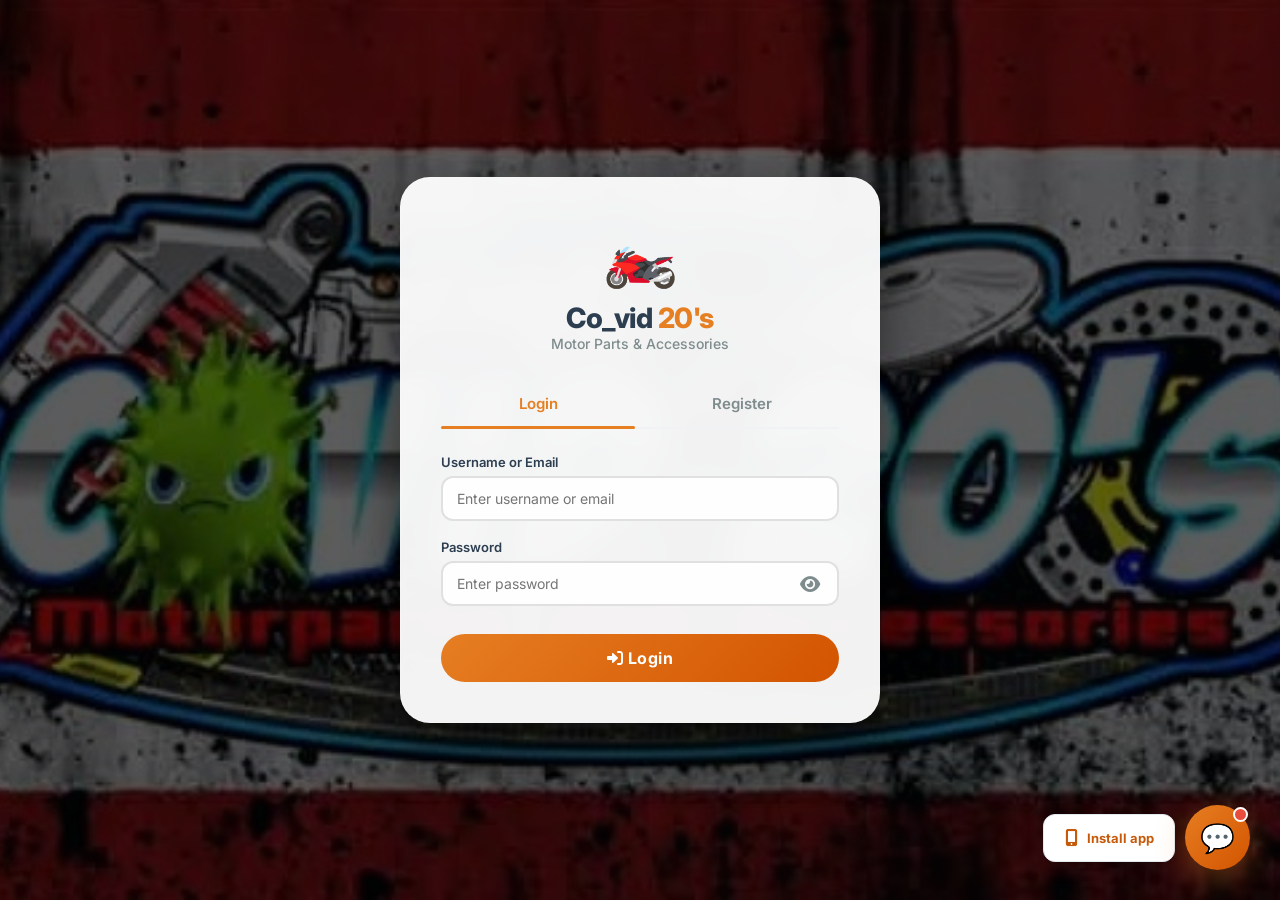
<file: covid20_motors/user/shop.html>
<!DOCTYPE html>
<html lang="en">
<head>
    <meta charset="UTF-8">
    <meta name="viewport" content="width=device-width, initial-scale=1.0">
    <title>Shop - Co_vid 20's Motor Parts</title>
    <meta name="theme-color" content="#c65a0a">
    <link rel="manifest" href="site.webmanifest">
    <link rel="apple-touch-icon" href="apple-touch-icon.png">
    <link href="https://fonts.googleapis.com/css2?family=Inter:wght@400;500;600;700;800&display=swap" rel="stylesheet">
    <link rel="stylesheet" href="https://cdnjs.cloudflare.com/ajax/libs/font-awesome/6.0.0-beta3/css/all.min.css">
    <style>
        * { margin: 0; padding: 0; box-sizing: border-box; font-family: 'Inter', sans-serif; }
        body { background: #f0f2f5; min-height: 100vh; }
        header {
            background: white;
            box-shadow: 0 2px 10px rgba(0,0,0,0.1);
            position: sticky;
            top: 0;
            z-index: 100;
        }
        .header-container {
            max-width: 1400px;
            margin: 0 auto;
            padding: 12px 30px;
            display: flex;
            justify-content: space-between;
            align-items: center;
            flex-wrap: wrap;
            gap: 15px;
        }
        .logo {
            display: flex;
            align-items: center;
            gap: 10px;
            cursor: pointer;
        }
        .logo span { font-size: 32px; }
        .logo h1 { font-size: 20px; color: #2c3e50; }
        .logo p { font-size: 10px; color: #7f8c8d; }
        .header-actions {
            display: flex;
            align-items: center;
            gap: 20px;
        }
        .cart-summary {
            display: flex;
            align-items: center;
            gap: 15px;
            background: #fff3e6;
            padding: 8px 20px;
            border-radius: 40px;
            border: 2px solid #e67e22;
            cursor: pointer;
            transition: all 0.3s;
            position: relative;
        }
        .cart-summary:hover { background: #e67e22; color: white; transform: scale(1.02); }
        .cart-summary:hover .cart-total-display { color: white; }
        .cart-summary .cart-icon-wrap { position: relative; font-size: 20px; }
        .cart-summary .cart-badge {
            position: absolute;
            top: -8px;
            right: -10px;
            background: #e74c3c;
            color: white;
            font-size: 9px;
            width: 18px;
            height: 18px;
            border-radius: 50%;
            display: flex;
            align-items: center;
            justify-content: center;
            font-weight: 700;
        }
        .cart-summary .cart-total-display {
            font-weight: 700;
            font-size: 16px;
            color: #e67e22;
            transition: color 0.3s;
        }
        .cart-summary .cart-item-count { font-size: 12px; color: #7f8c8d; }
        .cart-summary:hover .cart-item-count { color: rgba(255,255,255,0.8); }
        .user-menu-container { position: relative; }
        .user-icon {
            display: flex;
            align-items: center;
            gap: 6px;
            cursor: pointer;
            padding: 6px 12px;
            background: #f0f2f5;
            border-radius: 40px;
            font-size: 13px;
            transition: all 0.3s;
        }
        .user-icon:hover { background: #e9ecef; }
        .user-dropdown {
            position: absolute;
            top: 50px;
            right: 0;
            width: 200px;
            background: white;
            border-radius: 10px;
            box-shadow: 0 10px 30px rgba(0,0,0,0.15);
            display: none;
            z-index: 200;
        }
        .user-dropdown.show { display: block; }
        .user-dropdown a {
            display: flex;
            align-items: center;
            gap: 8px;
            padding: 10px 15px;
            color: #2c3e50;
            text-decoration: none;
            font-size: 13px;
            cursor: pointer;
        }
        .user-dropdown a:hover { background: #f0f2f5; }
        .user-welcome {
            padding: 10px 15px;
            background: #f8f9fa;
            border-bottom: 1px solid #eee;
            font-weight: 600;
            font-size: 13px;
        }
        main { min-height: calc(100vh - 300px); }
        .shop-header {
            text-align: center;
            padding: 40px 20px;
            background: linear-gradient(135deg, #667eea 0%, #764ba2 100%);
            color: white;
        }
        .shop-header h1 { font-size: 36px; margin-bottom: 10px; }
        .shop-header p { font-size: 15px; opacity: 0.9; }
        .featured {
            max-width: 1400px;
            margin: 40px auto;
            padding: 0 30px;
        }
        .section-header {
            display: flex;
            align-items: center;
            justify-content: space-between;
            gap: 15px;
            margin-bottom: 25px;
            flex-wrap: wrap;
        }
        .section-header h2 { color: #2c3e50; font-size: 24px; }
        .btn-secondary {
            padding: 10px 24px;
            background: white;
            border: 1px solid #e0e0e0;
            color: #2c3e50;
            border-radius: 40px;
            cursor: pointer;
            transition: all 0.3s;
        }
        .btn-secondary:hover { background: #e67e22; color: white; border-color: #e67e22; }
        .shop-controls {
            display: flex;
            gap: 15px;
            flex-wrap: wrap;
            justify-content: space-between;
            margin-bottom: 30px;
            align-items: center;
        }
        .search-box {
            flex: 1;
            min-width: 220px;
            position: relative;
        }
        .search-box input {
            width: 100%;
            padding: 12px 20px;
            border: 1px solid #e0e0e0;
            border-radius: 40px;
            font-size: 14px;
            outline: none;
        }
        .search-box input:focus { border-color: #e67e22; }
        .search-box i {
            position: absolute;
            right: 18px;
            top: 50%;
            transform: translateY(-50%);
            color: #7f8c8d;
        }
        .shop-controls select {
            padding: 12px 18px;
            border: 1px solid #e0e0e0;
            border-radius: 40px;
            min-width: 180px;
            background: white;
            cursor: pointer;
            outline: none;
        }
        .shop-controls select:focus { border-color: #e67e22; }
        .products-grid {
            display: grid;
            grid-template-columns: repeat(auto-fill, minmax(280px, 1fr));
            gap: 25px;
        }
        .product-card {
            background: white;
            border-radius: 16px;
            overflow: hidden;
            transition: all 0.3s;
            box-shadow: 0 2px 8px rgba(0,0,0,0.08);
        }
        .product-card:hover {
            transform: translateY(-5px);
            box-shadow: 0 10px 25px rgba(0,0,0,0.15);
        }
        .product-image {
            height: 200px;
            background: #f5f5f5;
            display: flex;
            align-items: center;
            justify-content: center;
            overflow: hidden;
        }
        .product-image img { width: 100%; height: 100%; object-fit: cover; }
        .product-image .no-image {
            font-size: 60px;
            color: #bdc3c7;
            display: flex;
            align-items: center;
            justify-content: center;
            height: 100%;
        }
        .product-info { padding: 15px; }
        .product-info h3 { font-size: 16px; margin-bottom: 5px; color: #2c3e50; }
        .product-category { font-size: 12px; color: #7f8c8d; margin-bottom: 5px; }
        .product-price { color: #e67e22; font-size: 22px; font-weight: 700; margin: 8px 0; }
        .product-stock { font-size: 12px; margin-bottom: 12px; }
        .in-stock { color: #27ae60; }
        .low-stock { color: #e67e22; }
        .out-stock { color: #e74c3c; }
        .quantity-selector {
            display: flex;
            align-items: center;
            gap: 10px;
            margin: 10px 0;
            background: #f8f9fa;
            border-radius: 40px;
            padding: 4px;
            border: 1px solid #e0e0e0;
        }
        .quantity-selector button {
            width: 36px;
            height: 36px;
            border: none;
            border-radius: 50%;
            font-size: 16px;
            font-weight: 700;
            cursor: pointer;
            transition: all 0.2s;
            background: transparent;
            color: #2c3e50;
        }
        .quantity-selector button:hover:not(:disabled) { background: #e67e22; color: white; }
        .quantity-selector button:disabled { opacity: 0.4; cursor: not-allowed; }
        .quantity-selector input {
            width: 50px;
            text-align: center;
            border: none;
            background: transparent;
            font-size: 16px;
            font-weight: 700;
            color: #2c3e50;
            padding: 4px 0;
        }
        .quantity-selector input:focus { outline: none; }
        .quantity-selector input::-webkit-inner-spin-button,
        .quantity-selector input::-webkit-outer-spin-button {
            -webkit-appearance: none;
            margin: 0;
        }
        .quantity-selector input[type="number"] { appearance: textfield; -moz-appearance: textfield; }
        .add-to-cart-btn {
            width: 100%;
            padding: 10px;
            background: #e67e22;
            color: white;
            border: none;
            border-radius: 40px;
            cursor: pointer;
            font-weight: 600;
            font-size: 13px;
            transition: all 0.3s;
        }
        .add-to-cart-btn:hover:not(:disabled) { background: #d35400; transform: scale(1.02); }
        .add-to-cart-btn:disabled { background: #bdc3c7; cursor: not-allowed; }
        footer {
            background: #2c3e50;
            color: white;
            margin-top: 60px;
        }
        .footer-container {
            max-width: 1400px;
            margin: 0 auto;
            padding: 40px 30px;
            display: grid;
            grid-template-columns: repeat(auto-fit, minmax(200px, 1fr));
            gap: 30px;
        }
        .footer-section h4 { margin-bottom: 15px; font-size: 16px; }
        .footer-section p, .footer-section a {
            margin: 8px 0;
            color: #bdc3c7;
            text-decoration: none;
            font-size: 13px;
            display: block;
            cursor: pointer;
        }
        .footer-section a:hover { color: #e67e22; }
        .footer-bottom {
            text-align: center;
            padding: 15px;
            border-top: 1px solid #34495e;
            font-size: 12px;
        }
        .toast {
            position: fixed;
            bottom: 20px;
            right: 20px;
            background: #27ae60;
            color: white;
            padding: 12px 24px;
            border-radius: 8px;
            z-index: 1100;
            display: none;
            animation: slideIn 0.3s ease;
            max-width: 400px;
            white-space: pre-line;
        }
        .toast.error { background: #e74c3c; }
        @keyframes slideIn {
            from { transform: translateX(100%); opacity: 0; }
            to { transform: translateX(0); opacity: 1; }
        }
        .loading { text-align: center; padding: 50px; color: #7f8c8d; }

        /* Notification Bell */
        .notif-bell {
            position: relative;
            cursor: pointer;
            font-size: 22px;
            color: #2c3e50;
            transition: color 0.3s;
        }
        .notif-bell:hover { color: #e67e22; }
        .notif-bell .badge {
            position: absolute;
            top: -8px;
            right: -10px;
            background: #e74c3c;
            color: white;
            font-size: 9px;
            width: 20px;
            height: 20px;
            border-radius: 50%;
            display: flex;
            align-items: center;
            justify-content: center;
            font-weight: 700;
            border: 2px solid white;
        }
        .notif-dropdown {
            position: absolute;
            top: 45px;
            right: 0;
            width: 380px;
            max-height: 450px;
            overflow-y: auto;
            background: white;
            border-radius: 16px;
            box-shadow: 0 10px 30px rgba(0,0,0,0.15);
            display: none;
            z-index: 300;
            padding: 0;
        }
        .notif-dropdown.show { display: block; }
        .notif-dropdown .notif-header {
            padding: 12px 16px;
            border-bottom: 1px solid #eef2f5;
            font-weight: 700;
            background: #fafcff;
            border-radius: 16px 16px 0 0;
            position: sticky;
            top: 0;
            z-index: 1;
            display: flex;
            justify-content: space-between;
            align-items: center;
        }
        .notif-dropdown .notif-header .clear-btn {
            background: none;
            border: none;
            color: #e74c3c;
            cursor: pointer;
            font-size: 12px;
            font-weight: 600;
        }
        .notif-dropdown .notif-header .clear-btn:hover { text-decoration: underline; }
        .notif-dropdown .notif-item {
            padding: 12px 16px;
            border-bottom: 1px solid #f1f3f5;
            display: flex;
            gap: 12px;
            align-items: flex-start;
            transition: background 0.2s;
            cursor: default;
        }
        .notif-dropdown .notif-item:hover { background: #f8f9fa; }
        .notif-dropdown .notif-item .notif-icon {
            font-size: 20px;
            min-width: 30px;
            text-align: center;
        }
        .notif-dropdown .notif-item .notif-text {
            flex: 1;
            font-size: 13px;
            color: #2c3e50;
            line-height: 1.4;
        }
        .notif-dropdown .notif-item .notif-msg {
            font-size: 12px;
            color: #555;
            margin-top: 4px;
            padding: 6px 10px;
            background: #f0f2f5;
            border-radius: 8px;
            font-style: italic;
            border-left: 3px solid #e67e22;
        }
        .notif-dropdown .notif-item .notif-time {
            font-size: 11px;
            color: #95a5a6;
            margin-top: 3px;
        }
        .notif-dropdown .empty-notif {
            padding: 30px;
            text-align: center;
            color: #7f8c8d;
        }
        .notif-dropdown .notif-item.status-pending { border-left: 4px solid #f39c12; }
        .notif-dropdown .notif-item.status-confirmed { border-left: 4px solid #27ae60; }
        .notif-dropdown .notif-item.status-processing { border-left: 4px solid #3498db; }
        .notif-dropdown .notif-item.status-shipped { border-left: 4px solid #2ecc71; }
        .notif-dropdown .notif-item.status-completed { border-left: 4px solid #27ae60; }
        .notif-dropdown .notif-item.status-cancelled { border-left: 4px solid #e74c3c; }
        .notif-dropdown .notif-item.status-denied { border-left: 4px solid #e74c3c; }

        /* Chatbot */
        .chatbot-btn {
            position: relative;
            width: 65px;
            height: 65px;
            border-radius: 50%;
            background: linear-gradient(135deg, #e67e22, #d35400);
            color: white;
            border: none;
            font-size: 28px;
            cursor: pointer;
            box-shadow: 0 8px 30px rgba(230,126,34,0.4);
            transition: all 0.3s ease;
            z-index: 999;
            display: flex;
            align-items: center;
            justify-content: center;
        }
        .chatbot-actions {
            position: fixed;
            right: 30px;
            bottom: 30px;
            z-index: 1001;
            display: flex;
            align-items: center;
            gap: 10px;
        }
        .chatbot-btn:hover {
            transform: scale(1.1);
            box-shadow: 0 12px 40px rgba(230,126,34,0.6);
        }
        .chatbot-btn .notification-dot {
            position: absolute;
            top: 2px;
            right: 2px;
            width: 15px;
            height: 15px;
            background: #e74c3c;
            border-radius: 50%;
            border: 2px solid white;
            animation: pulse 1.5s infinite;
        }
        @keyframes pulse {
            0% { transform: scale(1); }
            50% { transform: scale(1.2); }
            100% { transform: scale(1); }
        }

        .chatbot-window {
            position: fixed;
            bottom: 100px;
            right: 30px;
            width: 380px;
            max-width: 92vw;
            max-height: 550px;
            background: white;
            border-radius: 20px;
            box-shadow: 0 20px 60px rgba(0,0,0,0.3);
            z-index: 1000;
            display: none;
            flex-direction: column;
            overflow: hidden;
            animation: slideUp 0.3s ease;
        }
        .chatbot-window.open { display: flex; }
        @keyframes slideUp {
            from { opacity: 0; transform: translateY(30px) scale(0.95); }
            to { opacity: 1; transform: translateY(0) scale(1); }
        }

        .chatbot-header {
            background: linear-gradient(135deg, #e67e22, #d35400);
            color: white;
            padding: 16px 20px;
            display: flex;
            justify-content: space-between;
            align-items: center;
            flex-shrink: 0;
        }
        .chatbot-header .header-info {
            display: flex;
            align-items: center;
            gap: 12px;
        }
        .chatbot-header .header-info .avatar {
            width: 40px;
            height: 40px;
            border-radius: 50%;
            background: rgba(255,255,255,0.2);
            display: flex;
            align-items: center;
            justify-content: center;
            font-size: 20px;
        }
        .chatbot-header .header-info .status {
            font-size: 11px;
            opacity: 0.8;
            display: flex;
            align-items: center;
            gap: 5px;
        }
        .chatbot-header .header-info .status .dot {
            width: 8px;
            height: 8px;
            border-radius: 50%;
            background: #2ecc71;
            display: inline-block;
            animation: pulse 1.5s infinite;
        }
        .chatbot-header .close-btn {
            background: none;
            border: none;
            color: white;
            font-size: 22px;
            cursor: pointer;
            padding: 5px 10px;
            border-radius: 8px;
            transition: background 0.3s;
        }
        .chatbot-header .close-btn:hover { background: rgba(255,255,255,0.15); }

        .chatbot-messages {
            flex: 1;
            padding: 16px;
            overflow-y: auto;
            max-height: 380px;
            background: #f8f9fa;
        }
        .chatbot-messages::-webkit-scrollbar {
            width: 5px;
        }
        .chatbot-messages::-webkit-scrollbar-track {
            background: #f0f0f0;
        }
        .chatbot-messages::-webkit-scrollbar-thumb {
            background: #e67e22;
            border-radius: 10px;
        }

        .message {
            margin-bottom: 12px;
            display: flex;
            animation: fadeInMsg 0.3s ease;
        }
        @keyframes fadeInMsg {
            from { opacity: 0; transform: translateY(10px); }
            to { opacity: 1; transform: translateY(0); }
        }
        .message.user {
            justify-content: flex-end;
        }
        .message.bot {
            justify-content: flex-start;
        }
        .message .bubble {
            max-width: 85%;
            padding: 10px 14px;
            border-radius: 16px;
            font-size: 14px;
            line-height: 1.5;
            word-wrap: break-word;
        }
        .message.user .bubble {
            background: #e67e22;
            color: white;
            border-bottom-right-radius: 4px;
        }
        .message.bot .bubble {
            background: white;
            color: #2c3e50;
            border-bottom-left-radius: 4px;
            box-shadow: 0 2px 8px rgba(0,0,0,0.06);
        }
        .message.bot .bubble .quick-replies {
            display: flex;
            flex-wrap: wrap;
            gap: 8px;
            margin-top: 10px;
        }
        .message.bot .bubble .quick-replies button {
            padding: 6px 14px;
            border: 1px solid #e67e22;
            background: white;
            color: #e67e22;
            border-radius: 20px;
            cursor: pointer;
            font-size: 12px;
            transition: all 0.3s;
        }
        .message.bot .bubble .quick-replies button:hover {
            background: #e67e22;
            color: white;
        }
        .message .typing-indicator {
            display: flex;
            gap: 5px;
            padding: 5px 0;
        }
        .message .typing-indicator span {
            width: 8px;
            height: 8px;
            background: #bdc3c7;
            border-radius: 50%;
            animation: typing 1.4s infinite;
        }
        .message .typing-indicator span:nth-child(2) { animation-delay: 0.2s; }
        .message .typing-indicator span:nth-child(3) { animation-delay: 0.4s; }
        @keyframes typing {
            0%, 60%, 100% { transform: translateY(0); opacity: 0.4; }
            30% { transform: translateY(-8px); opacity: 1; }
        }

        .chatbot-input {
            display: flex;
            padding: 12px 16px;
            border-top: 1px solid #eef2f5;
            background: white;
            flex-shrink: 0;
            gap: 10px;
        }
        .chatbot-input input {
            flex: 1;
            padding: 10px 14px;
            border: 2px solid #e0e0e0;
            border-radius: 40px;
            font-size: 14px;
            outline: none;
            transition: border 0.3s;
        }
        .chatbot-input input:focus {
            border-color: #e67e22;
        }
        .chatbot-input input::placeholder {
            color: #bdc3c7;
        }
        .chatbot-input .send-btn {
            width: 45px;
            height: 45px;
            border-radius: 50%;
            background: linear-gradient(135deg, #e67e22, #d35400);
            color: white;
            border: none;
            cursor: pointer;
            font-size: 18px;
            transition: all 0.3s;
            flex-shrink: 0;
            display: flex;
            align-items: center;
            justify-content: center;
        }
        .chatbot-input .send-btn:hover {
            transform: scale(1.05);
            box-shadow: 0 4px 15px rgba(230,126,34,0.3);
        }
        .chatbot-input .send-btn:disabled {
            opacity: 0.5;
            cursor: not-allowed;
            transform: none;
        }

        @media (max-width: 500px) {
            .chatbot-window {
                bottom: 80px;
                right: 10px;
                width: 95vw;
                max-height: 80vh;
                border-radius: 16px;
            }
            .chatbot-actions { right: 14px; bottom: 20px; gap: 7px; }
            .chatbot-btn {
                width: 55px;
                height: 55px;
                font-size: 24px;
            }
            .chatbot-messages { max-height: 55vh; }
        }

        /* Modal */
        .modal {
            display: none;
            position: fixed;
            top: 0;
            left: 0;
            width: 100%;
            height: 100%;
            background: rgba(0,0,0,0.5);
            z-index: 1000;
            justify-content: center;
            align-items: center;
        }
        .modal-content {
            background: white;
            border-radius: 20px;
            width: 700px;
            max-width: 95%;
            max-height: 90vh;
            overflow-y: auto;
            padding: 30px;
        }
        .modal-content h3 {
            margin-bottom: 20px;
            color: #2c3e50;
            font-size: 22px;
            border-bottom: 2px solid #f0f2f5;
            padding-bottom: 15px;
        }
        .cart-item {
            display: flex;
            align-items: center;
            gap: 15px;
            padding: 12px 0;
            border-bottom: 1px solid #eee;
        }
        .cart-item-image {
            width: 70px;
            height: 70px;
            border-radius: 10px;
            object-fit: cover;
            background: #f5f5f5;
            border: 1px solid #e0e0e0;
            flex-shrink: 0;
        }
        .cart-item-image .no-image-small {
            width: 70px;
            height: 70px;
            display: flex;
            align-items: center;
            justify-content: center;
            font-size: 32px;
            color: #bdc3c7;
            background: #f5f5f5;
            border-radius: 10px;
        }
        .cart-item-info {
            flex: 1;
            min-width: 0;
        }
        .cart-item-info .name {
            font-weight: 600;
            font-size: 15px;
            color: #2c3e50;
            white-space: nowrap;
            overflow: hidden;
            text-overflow: ellipsis;
        }
        .cart-item-info .details {
            display: flex;
            align-items: center;
            gap: 10px;
            margin-top: 4px;
            font-size: 13px;
            color: #7f8c8d;
            flex-wrap: wrap;
        }
        .cart-item-info .details .qty {
            font-weight: 700;
            color: #2c3e50;
        }
        .cart-item-info .details .price {
            font-weight: 600;
            color: #e67e22;
        }
        .cart-item-actions {
            display: flex;
            align-items: center;
            gap: 10px;
            flex-shrink: 0;
        }
        .cart-item-actions .item-total {
            font-weight: 700;
            color: #e67e22;
            font-size: 16px;
            min-width: 80px;
            text-align: right;
        }
        .remove-item-btn {
            background: #e74c3c;
            color: white;
            border: none;
            width: 32px;
            height: 32px;
            border-radius: 50%;
            cursor: pointer;
            font-size: 14px;
            transition: all 0.2s;
            display: flex;
            align-items: center;
            justify-content: center;
            flex-shrink: 0;
        }
        .remove-item-btn:hover {
            background: #c0392b;
            transform: scale(1.1);
        }
        .cart-total {
            text-align: right;
            padding: 15px 0;
            font-size: 20px;
            font-weight: bold;
            border-top: 2px solid #eee;
        }
        .delivery-form { margin: 15px 0; }
        .delivery-form .form-group { margin-bottom: 15px; }
        .delivery-form label {
            display: block;
            font-weight: 600;
            font-size: 13px;
            color: #2c3e50;
            margin-bottom: 5px;
        }
        .delivery-form label .required { color: #e74c3c; }
        .delivery-form input,
        .delivery-form textarea,
        .delivery-form select {
            width: 100%;
            padding: 10px 14px;
            border: 2px solid #e0e0e0;
            border-radius: 10px;
            font-size: 14px;
            transition: all 0.3s;
        }
        .delivery-form input:focus,
        .delivery-form textarea:focus,
        .delivery-form select:focus {
            outline: none;
            border-color: #e67e22;
        }
        .delivery-form textarea { resize: vertical; min-height: 60px; }
        .delivery-form .form-row {
            display: grid;
            grid-template-columns: 1fr 1fr;
            gap: 15px;
        }
        .payment-methods {
            display: grid;
            grid-template-columns: repeat(auto-fit, minmax(130px, 1fr));
            gap: 10px;
            margin: 15px 0;
        }
        .payment-option {
            display: flex;
            align-items: center;
            gap: 8px;
            padding: 10px 12px;
            border: 2px solid #e0e0e0;
            border-radius: 10px;
            cursor: pointer;
            transition: all 0.3s;
        }
        .payment-option:hover { border-color: #e67e22; }
        .payment-option.active {
            border-color: #e67e22;
            background: #fff3e6;
        }
        .payment-option input[type="radio"] { display: none; }
        .payment-option .payment-icon { font-size: 20px; }
        .payment-option .payment-label {
            font-size: 11px;
            font-weight: 600;
            color: #2c3e50;
        }

        .gcash-section {
            display: none;
            padding: 15px;
            background: #f8f9fa;
            border-radius: 12px;
            margin: 10px 0;
        }
        .gcash-section.show { display: block; }
        
        .gcash-qr-container {
            background: white;
            border-radius: 12px;
            padding: 20px;
            text-align: center;
            border: 2px solid #e67e22;
            margin-bottom: 15px;
        }
        .gcash-qr-container .qr-label {
            font-weight: 700;
            color: #2c3e50;
            font-size: 18px;
            margin-bottom: 5px;
        }
        .gcash-qr-container .qr-sub {
            font-size: 13px;
            color: #7f8c8d;
            margin-bottom: 10px;
        }
        .gcash-qr-container .qr-counter {
            font-size: 12px;
            color: #e67e22;
            font-weight: 600;
            margin-bottom: 5px;
        }
        .gcash-qr-container .qr-image {
            width: 200px;
            height: 200px;
            object-fit: contain;
            border-radius: 12px;
            border: 2px solid #e0e0e0;
            background: white;
            padding: 10px;
            margin: 10px auto;
            display: block;
        }
        .gcash-qr-container .qr-status {
            margin-top: 10px;
        }
        .valid-badge {
            display: inline-block;
            background: #27ae60;
            color: white;
            padding: 4px 16px;
            border-radius: 20px;
            font-size: 12px;
            font-weight: 700;
            animation: pulse 2s infinite;
        }
        .valid-badge i { margin-right: 5px; }
        .used-badge {
            display: inline-block;
            background: #e74c3c;
            color: white;
            padding: 4px 16px;
            border-radius: 20px;
            font-size: 12px;
            font-weight: 700;
        }

        .gcash-details-box {
            background: white;
            padding: 15px;
            border-radius: 10px;
            margin: 10px 0;
            border: 1px solid #e0e0e0;
        }
        .gcash-details-box .label {
            color: #7f8c8d;
            font-size: 12px;
            font-weight: 600;
        }
        .gcash-details-box .value {
            font-size: 16px;
            font-weight: 700;
            color: #2c3e50;
            margin: 3px 0 8px 0;
        }
        .gcash-details-box .copy-btn {
            background: #e67e22;
            color: white;
            border: none;
            padding: 4px 14px;
            border-radius: 20px;
            cursor: pointer;
            font-size: 11px;
            transition: all 0.3s;
        }
        .gcash-details-box .copy-btn:hover { background: #d35400; }
        .gcash-number {
            font-family: 'Courier New', monospace;
            font-size: 17px;
            letter-spacing: 1px;
            color: #2c3e50;
        }
        .gcash-name {
            font-size: 15px;
            color: #2c3e50;
        }

        .gcash-instructions {
            text-align: left;
            padding: 10px;
            background: #fff3e6;
            border-radius: 10px;
            margin: 10px 0;
            font-size: 13px;
            color: #2c3e50;
        }
        .gcash-instructions li {
            margin: 5px 0;
            list-style: none;
        }
        .gcash-instructions li:before {
            content: "✓ ";
            color: #27ae60;
            font-weight: 700;
        }

        .checkout-btn {
            width: 100%;
            padding: 12px;
            background: #27ae60;
            color: white;
            border: none;
            border-radius: 40px;
            cursor: pointer;
            font-weight: bold;
            font-size: 16px;
            margin-top: 10px;
        }
        .checkout-btn:hover { background: #219a52; }
        .checkout-btn:disabled { background: #bdc3c7; cursor: not-allowed; }
        .btn-close {
            width: 100%;
            padding: 10px;
            background: #95a5a6;
            color: white;
            border: none;
            border-radius: 40px;
            cursor: pointer;
            font-weight: 600;
            margin-top: 10px;
        }
        .btn-close:hover { background: #7f8c8d; }
        .btn-clear-cart {
            width: 100%;
            padding: 10px;
            background: #e74c3c;
            color: white;
            border: none;
            border-radius: 40px;
            cursor: pointer;
            font-weight: 600;
            margin-bottom: 5px;
            transition: all 0.3s;
        }
        .btn-clear-cart:hover:not(:disabled) {
            background: #c0392b;
            transform: scale(1.02);
        }
        .btn-clear-cart:disabled { opacity: 0.6; cursor: not-allowed; transform: none; }
        .empty-cart-msg {
            text-align: center;
            padding: 40px 20px;
            color: #7f8c8d;
        }
        .empty-cart-msg i {
            font-size: 48px;
            display: block;
            margin-bottom: 15px;
            color: #bdc3c7;
        }

        /* RECEIPT MODAL - GCASH LANG */
        .receipt-modal {
            display: none;
            position: fixed;
            top: 0;
            left: 0;
            width: 100%;
            height: 100%;
            background: rgba(0,0,0,0.7);
            z-index: 2000;
            justify-content: center;
            align-items: center;
        }
        .receipt-modal.show { display: flex; }
        .receipt-content {
            background: white;
            border-radius: 20px;
            padding: 30px;
            max-width: 500px;
            width: 95%;
            max-height: 90vh;
            overflow-y: auto;
            position: relative;
        }
        .receipt-content .receipt-header {
            text-align: center;
            border-bottom: 2px dashed #e0e0e0;
            padding-bottom: 15px;
            margin-bottom: 15px;
        }
        .receipt-content .receipt-header .store-name {
            font-size: 24px;
            font-weight: 800;
            color: #e67e22;
        }
        .receipt-content .receipt-header .store-sub {
            font-size: 12px;
            color: #7f8c8d;
        }
        .receipt-content .receipt-body {
            margin: 15px 0;
        }
        .receipt-content .receipt-body .row {
            display: flex;
            justify-content: space-between;
            padding: 5px 0;
            font-size: 14px;
        }
        .receipt-content .receipt-body .row.total {
            font-weight: 700;
            font-size: 18px;
            border-top: 2px solid #e0e0e0;
            padding-top: 10px;
            margin-top: 5px;
        }
        .receipt-content .receipt-body .row .label { color: #7f8c8d; }
        .receipt-content .receipt-body .row .value { color: #2c3e50; }
        .receipt-content .receipt-body .divider {
            border-top: 1px dashed #e0e0e0;
            margin: 10px 0;
        }
        .receipt-content .receipt-footer {
            text-align: center;
            border-top: 2px dashed #e0e0e0;
            padding-top: 15px;
            margin-top: 10px;
            font-size: 12px;
            color: #95a5a6;
        }
        .receipt-content .close-receipt-btn {
            width: 100%;
            padding: 12px;
            background: #e67e22;
            color: white;
            border: none;
            border-radius: 40px;
            cursor: pointer;
            font-weight: 600;
            margin-top: 15px;
        }
        .receipt-content .close-receipt-btn:hover { background: #d35400; }
        .receipt-content .print-receipt-btn {
            width: 100%;
            padding: 12px;
            background: #2c3e50;
            color: white;
            border: none;
            border-radius: 40px;
            cursor: pointer;
            font-weight: 600;
            margin-top: 10px;
        }
        .receipt-content .print-receipt-btn:hover { background: #1a252f; }
        .receipt-content .gcash-info {
            background: #fff3e6;
            padding: 10px;
            border-radius: 10px;
            margin: 10px 0;
            text-align: center;
            font-size: 13px;
        }
        .receipt-content .gcash-info .gcash-number-display {
            font-weight: 700;
            color: #e67e22;
            font-size: 16px;
            font-family: 'Courier New', monospace;
        }

        @media (max-width: 768px) {
            .shop-header h1 { font-size: 28px; }
            .products-grid { grid-template-columns: repeat(auto-fill, minmax(220px, 1fr)); }
            .header-container { padding: 12px 20px; }
            .featured { padding: 0 20px; }
            .delivery-form .form-row { grid-template-columns: 1fr; }
            .payment-methods { grid-template-columns: repeat(2, 1fr); }
            .modal-content { padding: 20px; width: 95%; }
            .cart-summary { padding: 6px 12px; }
            .cart-summary .cart-total-display { font-size: 13px; }
            .cart-summary .cart-item-count { display: none; }
            .gcash-qr-container .qr-image { width: 150px; height: 150px; }
            .notif-dropdown { width: 320px; right: -50px; }
            .cart-item {
                flex-wrap: wrap;
                gap: 10px;
            }
            .cart-item-image {
                width: 55px;
                height: 55px;
            }
            .cart-item-image .no-image-small {
                width: 55px;
                height: 55px;
                font-size: 24px;
            }
            .cart-item-actions .item-total {
                min-width: auto;
                font-size: 14px;
            }
            .cart-item-info .name {
                font-size: 13px;
                white-space: normal;
            }
            .receipt-content {
                padding: 20px;
                max-width: 95%;
            }
        }
        @media (max-width: 600px) {
            .header-container { padding: 10px 14px; gap: 10px; }
            .logo { gap: 8px; }
            .logo > span { font-size: 26px !important; }
            .logo h1 { font-size: 18px; }
            .header-actions { gap: 12px; }
            .user-icon { max-width: 130px; padding: 8px 10px; }
            .user-icon span { overflow: hidden; text-overflow: ellipsis; white-space: nowrap; }
            .hero { padding: 38px 16px; }
            .hero h2 { font-size: 28px; line-height: 1.15; }
            .hero p { font-size: 14px; }
            .featured { padding: 0 14px; }
            .products-grid { grid-template-columns: repeat(2, minmax(0, 1fr)); gap: 12px; }
            .product-card { min-width: 0; }
            .product-image { height: 140px; }
            .product-info { padding: 12px; }
            .product-info h3 { font-size: 14px; overflow-wrap: anywhere; }
            .product-price { font-size: 18px; }
            .shop-controls { gap: 10px; }
            .shop-controls .search-box, .shop-controls select { width: 100%; min-width: 0; }
            .notif-dropdown { width: min(320px, calc(100vw - 20px)); right: -48px; }
            .cart-summary { max-width: calc(100vw - 28px); }
            .modal-content { width: calc(100% - 24px); max-height: 90vh; }
            .receipt-content { padding: 18px; }
            .footer-container { padding: 24px 16px; grid-template-columns: repeat(2, minmax(0, 1fr)); }
            button { min-height: 44px; }
        }
    </style>
</head>
<body>
    <header>
        <div class="header-container">
            <div class="logo" onclick="window.location.href='shop.html'">
                <span>🏍️</span>
                <div>
                    <h1>Co_vid 20's</h1>
                    <p>Motor Parts & Accessories</p>
                </div>
            </div>
            <div class="header-actions">
                <div style="position:relative; display:inline-block;">
                    <div class="notif-bell" id="notifBell" onclick="toggleNotifDropdown()">
                        <i class="fas fa-bell"></i>
                        <span class="badge" id="notifBadge">0</span>
                    </div>
                    <div class="notif-dropdown" id="notifDropdown">
                        <div class="notif-header">
                            📢 Order Updates
                            <button class="clear-btn" onclick="clearNotifications()">Clear All</button>
                        </div>
                        <div id="notifList">
                            <div class="empty-notif">No notifications yet</div>
                        </div>
                    </div>
                </div>

                <div class="cart-summary" onclick="viewCart()">
                    <div class="cart-icon-wrap">
                        <i class="fas fa-shopping-cart"></i>
                        <span id="cartBadge" class="cart-badge">0</span>
                    </div>
                    <span class="cart-total-display" id="cartTotalDisplay">₱0.00</span>
                    <span class="cart-item-count" id="cartItemCount">(0 items)</span>
                </div>
                <div class="user-menu-container">
                    <div class="user-icon" onclick="toggleUserMenu()">
                        <i class="fas fa-user-circle"></i>
                        <span id="userName">Account</span>
                        <i class="fas fa-chevron-down"></i>
                    </div>
                    <div id="userDropdown" class="user-dropdown">
                        <div class="user-welcome">Welcome, <span id="welcomeName"></span></div>
                        <a href="#" onclick="viewProfile()"><i class="fas fa-user"></i> My Profile</a>
                        <a href="#" onclick="viewOrders()"><i class="fas fa-shopping-bag"></i> My Orders</a>
                        <a href="#" onclick="viewCart()"><i class="fas fa-shopping-cart"></i> My Cart</a>
                        <hr>
                        <a href="#" onclick="logout()"><i class="fas fa-sign-out-alt"></i> Logout</a>
                    </div>
                </div>
            </div>
        </div>
    </header>

    <main>
        <section class="shop-header">
            <h1>Our Products</h1>
            <p>Browse our complete collection of quality motorcycle parts</p>
        </section>

        <section class="featured">
            <div class="section-header">
                <h2>Available Products</h2>
                <button class="btn-secondary" onclick="resetFilters()">View Full Catalog</button>
            </div>
            <div class="shop-controls">
                <div class="search-box">
                    <input type="text" id="searchInput" placeholder="Search products..." onkeyup="filterProducts()">
                    <i class="fas fa-search"></i>
                </div>
                <select id="categoryFilter" onchange="filterProducts()">
                    <option value="all">All Categories</option>
                    <option value="Engine Parts">Engine Parts</option>
                    <option value="Electrical">Electrical</option>
                    <option value="Brakes">Brakes</option>
                    <option value="Accessories">Accessories</option>
                    <option value="Tires">Tires</option>
                    <option value="Lubricants">Lubricants</option>
                    <option value="Drive Train">Drive Train</option>
                    <option value="Tools">Tools</option>
                </select>
            </div>
            <div id="productsContainer" class="products-grid">
                <div class="loading"><i class="fas fa-spinner fa-spin"></i> Loading products...</div>
            </div>
        </section>
    </main>

    <footer>
        <div class="footer-container">
            <div class="footer-section">
                <h4>Co_vid 20's</h4>
                <p>Quality motorcycle parts since 2020</p>
            </div>
            <div class="footer-section">
                <h4>Quick Links</h4>
                <a href="shop.html">Shop</a>
                <a href="#" onclick="viewOrders()">My Orders</a>
                <a href="#" onclick="viewCart()">Cart</a>
            </div>
            <div class="footer-section">
                <h4>Contact</h4>
                <p><i class="fas fa-phone"></i> 0912-345-6789</p>
                <p><i class="fas fa-envelope"></i> support@covid20smotors.com</p>
            </div>
        </div>
        <div class="footer-bottom">
            <p>&copy; 2024 Co_vid 20's Motor Parts. All rights reserved.</p>
        </div>
    </footer>

    <!-- CART MODAL -->
    <div id="cartModal" class="modal">
        <div class="modal-content">
            <h3><i class="fas fa-shopping-cart"></i> Your Cart</h3>
            
            <div id="cartItems"></div>
            
            <div class="delivery-form">
                <h4 style="margin-bottom: 15px; color: #2c3e50; border-bottom: 1px solid #eee; padding-bottom: 10px;">
                    <i class="fas fa-truck"></i> Delivery Information
                </h4>
                
                <div class="form-group">
                    <label>Full Name <span class="required">*</span></label>
                    <input type="text" id="deliveryFullname" placeholder="Enter your full name">
                </div>
                
                <div class="form-group">
                    <label>Contact Number <span class="required">*</span></label>
                    <input type="tel" id="deliveryPhone" placeholder="Enter your phone number">
                </div>
                
                <div class="form-group">
                    <label>Email Address</label>
                    <input type="email" id="deliveryEmail" placeholder="Enter your email (optional)">
                </div>
                
                <div class="form-group">
                    <label>Delivery Address <span class="required">*</span></label>
                    <textarea id="deliveryAddress" rows="3" placeholder="Enter your complete delivery address"></textarea>
                </div>
                
                <div class="form-row">
                    <div class="form-group">
                        <label>City/Municipality <span class="required">*</span></label>
                        <input type="text" id="deliveryCity" placeholder="City">
                    </div>
                    <div class="form-group">
                        <label>Province <span class="required">*</span></label>
                        <input type="text" id="deliveryProvince" placeholder="Province">
                    </div>
                </div>
                
                <div class="form-row">
                    <div class="form-group">
                        <label>Zip Code</label>
                        <input type="text" id="deliveryZip" placeholder="Zip code">
                    </div>
                    <div class="form-group">
                        <label>Delivery Instructions</label>
                        <input type="text" id="deliveryInstructions" placeholder="Landmarks, gate code, etc.">
                    </div>
                </div>
            </div>
            
            <div style="margin: 15px 0;">
                <h4 style="margin-bottom: 10px; color: #2c3e50;">
                    <i class="fas fa-credit-card"></i> Select Payment Method
                </h4>
                <div class="payment-methods" id="paymentMethods">
                    <label class="payment-option active" onclick="selectPayment('cash')">
                        <input type="radio" name="payment_method" value="cash" checked>
                        <span class="payment-icon">💵</span>
                        <span class="payment-label">Cash on Delivery</span>
                    </label>
                    <label class="payment-option" onclick="selectPayment('gcash')">
                        <input type="radio" name="payment_method" value="gcash">
                        <span class="payment-icon">📱</span>
                        <span class="payment-label">GCash</span>
                    </label>
                </div>
            </div>

            <!-- GCash Section -->
            <div id="gcashSection" class="gcash-section">
                <div class="gcash-qr-container" style="display:none;">
                    <div class="qr-label">📱 GCash QR Code</div>
                    <div class="qr-sub">Scan to pay using GCash</div>
                    <div class="qr-counter" id="qrCounter">QR #1 of 10</div>
                    <img id="gcashQRImage" class="qr-image" 
                         src="https://api.qrserver.com/v1/create-qr-code/?size=300x300&data=GCash:09123456789|Co_vid%2020%27s%20Store" 
                         alt="GCash QR Code"
                         onerror="this.src='data:image/svg+xml,%3Csvg xmlns=%22http://www.w3.org/2000/svg%22 width=%22300%22 height=%22300%22%3E%3Crect width=%22300%22 height=%22300%22 fill=%22%23f8f9fa%22/%3E%3Ctext x=%2250%22 y=%22155%22 font-family=%22Arial%22 font-size=%2220%22 fill=%22%236c757d%22%3E📱 GCash QR%3C/text%3E%3Ctext x=%2215%22 y=%22185%22 font-family=%22Arial%22 font-size=%2214%22 fill=%22%236c757d%22%3E0912-3456-789%3C/text%3E%3C/svg%3E'">
                    <div class="qr-status" id="qrStatusBadge">
                        <span class="valid-badge"><i class="fas fa-check-circle"></i> VALID</span>
                    </div>
                </div>

                <div class="gcash-details-box">
                    <div class="label">GCash Number</div>
                    <div class="value">
                        <span class="gcash-number" id="gcashNumberDisplay">0912-3456-789</span>
                        <button class="copy-btn" onclick="copyGCashNumber('09123456789')">
                            <i class="fas fa-copy"></i> Copy
                        </button>
                    </div>
                    <div class="label">Account Name</div>
                    <div class="value">
                        <span class="gcash-name" id="gcashNameDisplay">Co_vid 20's Store</span>
                    </div>
                </div>

                <div class="gcash-instructions">
                    <h5 style="margin-bottom: 5px;"><i class="fas fa-info-circle"></i> How to pay via GCash:</h5>
                    <ol style="margin: 8px 0 10px 18px; padding-left: 12px; color: #495057; line-height: 1.7;">
                        <li>Click <strong>Go to GCash</strong></li>
                        <li>Pay the total amount using the QR code or account details</li>
                        <li>Upload the proof of payment below</li>
                        <li>Then click <strong>Place Order</strong></li>
                    </ol>
                    <div style="margin-top: 10px;">
                        <button type="button" onclick="openGcashAccount()" style="width:100%; background:#d35400; color:#fff; border:none; border-radius:8px; padding:12px 14px; font-size:14px; font-weight:700; cursor:pointer;">
                            <i class="fas fa-wallet"></i> Go to GCash
                        </button>
                    </div>
                    <div style="margin-top: 8px; font-size: 12px; color: #6c757d;">
                        Exact amount to send: <strong id="gcashAmount">₱0.00</strong>
                    </div>
                </div>
                <div style="margin: 10px 0; padding: 10px; background: #fff3cd; border-radius: 8px; border-left: 4px solid #ffc107;">
                    <p style="font-size: 12px; color: #856404;">
                        <i class="fas fa-exclamation-triangle"></i> 
                        Please complete the GCash payment before placing your order.
                    </p>
                </div>
                <div style="margin: 10px 0; padding: 14px; background: linear-gradient(135deg, #fff9f1 0%, #fff3e6 100%); border-radius: 12px; border: 1.5px dashed #f39c12; box-shadow: inset 0 1px 0 rgba(255,255,255,0.6);">
                    <div style="display:flex; align-items:center; justify-content:space-between; gap:10px; margin-bottom:8px;">
                        <label for="gcashReceiptInput" style="display:flex; align-items:center; gap:7px; font-size:12px; font-weight:700; color:#495057; margin:0;">
                            <span style="display:inline-flex; align-items:center; justify-content:center; width:28px; height:28px; border-radius:8px; background:#f39c12; color:#fff; font-size:14px;">
                                <i class="fas fa-camera"></i>
                            </span>
                            Upload GCash proof of payment
                        </label>
                    </div>

                    <label for="gcashReceiptInput" style="display:flex; align-items:center; justify-content:space-between; gap:10px; width:100%; padding:12px 14px; background:#fff; border:1px solid #f0c48c; border-radius:10px; cursor:pointer; transition:all 0.2s ease; box-shadow:0 2px 8px rgba(243,156,18,0.08);">
                        <span id="gcashReceiptText" style="font-size:12px; color:#6c757d; white-space:nowrap; overflow:hidden; text-overflow:ellipsis;">
                            Choose image file
                        </span>
                        <span style="display:inline-flex; align-items:center; justify-content:center; padding:7px 10px; border-radius:8px; background:#f39c12; color:#fff; font-size:11px; font-weight:700;">
                            Browse
                        </span>
                    </label>
                    <input id="gcashReceiptInput" type="file" accept="image/*" style="position:absolute; width:1px; height:1px; opacity:0; pointer-events:none;">
                    <small style="display:block; margin-top:8px; color:#6c757d;">Required for GCash orders. Maximum 5 MB. JPEG, PNG, or GIF only.</small>
                </div>
            </div>

            <div id="cartTotal" class="cart-total"></div>
            
            <button class="btn-clear-cart" onclick="clearCartManual()">
                <i class="fas fa-trash"></i> Clear Cart
            </button>
            
            <button class="checkout-btn" onclick="checkout()" id="checkoutBtn">
                <i class="fas fa-check-circle"></i> Place Order
            </button>
            <button class="btn-close" onclick="closeCart()">Close</button>
        </div>
    </div>

    <!-- RECEIPT MODAL - GCASH LANG -->
    <div id="receiptModal" class="receipt-modal">
        <div class="receipt-content">
            <div class="receipt-header">
                <div class="store-name">🏍️ Co_vid 20's</div>
                <div class="store-sub">Motor Parts & Accessories</div>
                <div style="font-size:12px; color:#7f8c8d; margin-top:5px;">📱 GCash Payment Receipt</div>
            </div>
            <div class="receipt-body" id="receiptBody"></div>
            <button class="print-receipt-btn" onclick="printReceipt()">
                <i class="fas fa-print"></i> Print Receipt
            </button>
            <button class="close-receipt-btn" onclick="closeReceipt()">
                <i class="fas fa-times"></i> Close
            </button>
        </div>
    </div>

    <div id="toast" class="toast"></div>

    <!-- CHATBOT -->
    <div class="chatbot-actions" aria-label="Assistant">
        <button class="chatbot-btn" id="chatbotToggle" aria-label="Chat with us">
            💬
            <span class="notification-dot"></span>
        </button>
    </div>

    <div class="chatbot-window" id="chatbotWindow">
        <div class="chatbot-header">
            <div class="header-info">
                <div class="avatar">🤖</div>
                <div>
                    <div style="font-weight: 700; font-size: 16px;">Co_vid 20's Assistant</div>
                    <div class="status">
                        <span class="dot"></span> Online
                    </div>
                </div>
            </div>
            <button class="close-btn" onclick="toggleChatbot()">✕</button>
        </div>
        <div class="chatbot-messages" id="chatbotMessages">
            <div class="message bot">
                <div class="bubble">
                    👋 Hello! I'm your Co_vid 20's assistant.<br>
                    I can help you with:<br>
                    • 🛒 Browsing products<br>
                    • 🛍️ Adding items to cart<br>
                    • 💳 Placing orders<br>
                    • 💰 Payment methods (COD, GCash)<br>
                    • 📦 Order tracking<br>
                    • ❓ And more!
                    <div class="quick-replies">
                        <button onclick="sendQuickReply('How do I buy a product?')">🛒 How to buy?</button>
                        <button onclick="sendQuickReply('What payment methods are available?')">💳 Payments</button>
                        <button onclick="sendQuickReply('How do I check my orders?')">📦 My Orders</button>
                    </div>
                </div>
            </div>
        </div>
        <div class="chatbot-input">
            <input type="text" id="chatbotInput" placeholder="Type your question..." onkeypress="if(event.key==='Enter') sendMessage()">
            <button class="send-btn" onclick="sendMessage()"><i class="fas fa-paper-plane"></i></button>
        </div>
    </div>

    <script>
        // =============================================
        // CHATBOT KNOWLEDGE BASE
        // =============================================
        const chatbotKnowledge = {
            'hello': "Hello! 👋 Welcome to Co_vid 20's Motor Parts! How can I help you today?",
            'hi': "Hi there! 👋 I'm here to help you shop for motorcycle parts. What do you need?",
            'hey': "Hey! 👋 How can I assist you with your motorcycle parts needs?",
            'good morning': "Good morning! ☀️ How can I help you shop today?",
            'good afternoon': "Good afternoon! 🌤️ What motorcycle parts are you looking for?",
            'good evening': "Good evening! 🌙 I'm here to help you find the right parts.",
            'how to use': "Here's how to use our website: 🛒 Browse products → Add to cart → Checkout → Choose payment → Place order. Need help with any step?",
            'how to buy': "To buy a product: 🔍 Search or browse products → Select quantity → Click 'Add to Cart' → View cart → Click 'Place Order' → Fill delivery info → Choose payment → Confirm order!",
            'how to order': "Ordering is easy! 📝 1. Find your product 2. Add to cart 3. Checkout 4. Enter delivery details 5. Select payment 6. Place order!",
            'cart': "Your cart holds all items you want to buy. 🛒 Click the cart icon (🛒) on the top right to view, update quantities, or remove items.",
            'add to cart': "To add to cart: 🛍️ Select product → Choose quantity → Click 'Add to Cart' button. The cart badge will update with your items!",
            'remove from cart': "To remove items: 🛒 Open your cart → Click the ❌ (remove) button next to any item. You can also clear the entire cart.",
            'clear cart': "To clear your cart: 🛒 Open cart → Click 'Clear Cart' button → Confirm. All items will be removed.",
            'checkout': "Checkout is where you place your order. 📝 Click the cart icon → Review items → Click 'Place Order' → Fill delivery info → Choose payment → Confirm!",
            'delivery': "We deliver to addresses in the Philippines! 📦 Enter your complete address, city, province, and zip code during checkout. Delivery takes 2-5 business days.",
            'payment': "We accept: 💵 Cash on Delivery and 📱 GCash. Both are secure and convenient!",
            'payment methods': "We accept: 💵 Cash on Delivery (COD) and 📱 GCash.",
            'gcash': "Pay via GCash: 📱 Scan the QR code → Enter the exact amount → Add your Order Number → Send. Then click 'Place Order'!",
            'cod': "Cash on Delivery: 💵 Pay when your order arrives. No need to pay online! Just have your cash ready upon delivery.",
            'orders': "To view your orders: 👤 Click your account name → 'My Orders'. You'll see your order history, status, and tracking info.",
            'my orders': "Your orders can be viewed in your account menu. 👤 Click the user icon → 'My Orders' to see all your past and current orders.",
            'order status': "Order statuses: Pending → Confirmed → Processing → Shipped → Completed. Check 'My Orders' for updates on your delivery!",
            'account': "Manage your account: 👤 Click the user icon → View Profile (see your details), My Orders (see orders), or Logout.",
            'profile': "Your profile shows your account details: 👤 Name, Email, Phone, and Address. Update your info anytime.",
            'logout': "Logout: 👤 Click the user icon → Select 'Logout' to sign out of your account.",
            'help': "I'm here to help! 🤖 Ask me about: Products, Shopping, Cart, Checkout, Payment, Delivery, Orders, or Account. What do you need?",
            'support': "Need support? 📧 Email: support@covid20smotors.com | 📞 Phone: 0912-345-6789. I'm also here to help!",
            'contact': "Contact us: 📞 0912-345-6789 | 📧 support@covid20smotors.com. We're happy to assist you!",
            'default': "I'm not sure about that. 🤔 Here are things I can help with:\n• Products & Shopping\n• Cart & Checkout\n• Payment Methods (COD, GCash)\n• Delivery & Orders\n• Account Help\n• Contact Support\nJust ask!"
        };

        // =============================================
        // CHATBOT FUNCTIONS
        // =============================================
        function toggleChatbot() {
            const window = document.getElementById('chatbotWindow');
            window.classList.toggle('open');
            if (window.classList.contains('open')) {
                document.getElementById('chatbotInput').focus();
            }
        }

        function getBotResponse(input) {
            input = input.toLowerCase().trim();
            for (const [key, response] of Object.entries(chatbotKnowledge)) {
                if (input.includes(key)) return response;
            }
            const keywords = [
                { words: ['product', 'parts', 'item', 'stock', 'available'], response: "We offer a wide range of motorcycle parts! 🔧 Engine parts, ⚡ Electrical components, 🛑 Brakes, 🛞 Tires, 🎨 Accessories, and more." },
                { words: ['buy', 'purchase', 'order', 'shop', 'shopping'], response: chatbotKnowledge['how to buy'] },
                { words: ['cart', 'basket', 'add', 'remove', 'clear'], response: chatbotKnowledge['cart'] },
                { words: ['checkout', 'place order', 'confirm'], response: chatbotKnowledge['checkout'] },
                { words: ['delivery', 'shipping', 'ship', 'deliver', 'address'], response: chatbotKnowledge['delivery'] },
                { words: ['pay', 'payment', 'cash', 'gcash', 'cod'], response: chatbotKnowledge['payment'] },
                { words: ['order', 'track', 'status', 'history'], response: chatbotKnowledge['orders'] },
                { words: ['account', 'profile', 'login', 'register', 'logout', 'sign'], response: chatbotKnowledge['account'] },
                { words: ['help', 'support', 'contact', 'assist'], response: chatbotKnowledge['help'] }
            ];
            for (const keyword of keywords) {
                for (const word of keyword.words) {
                    if (input.includes(word)) return keyword.response;
                }
            }
            return chatbotKnowledge['default'];
        }

        function sendMessage() {
            const input = document.getElementById('chatbotInput');
            const message = input.value.trim();
            if (!message) return;
            addMessage(message, 'user');
            input.value = '';
            showTyping();
            setTimeout(() => {
                removeTyping();
                const response = getBotResponse(message);
                addMessage(response, 'bot');
            }, 500 + Math.random() * 500);
        }

        function sendQuickReply(message) {
            addMessage(message, 'user');
            showTyping();
            setTimeout(() => {
                removeTyping();
                const response = getBotResponse(message);
                addMessage(response, 'bot');
            }, 500 + Math.random() * 500);
        }

        function addMessage(text, sender) {
            const container = document.getElementById('chatbotMessages');
            const div = document.createElement('div');
            div.className = `message ${sender}`;
            const bubble = document.createElement('div');
            bubble.className = 'bubble';
            bubble.innerHTML = text.replace(/\n/g, '<br>');
            if (sender === 'bot' && text.includes('Hello')) {
                const replies = document.createElement('div');
                replies.className = 'quick-replies';
                replies.innerHTML = `
                    <button onclick="sendQuickReply('How do I buy a product?')">🛒 How to buy?</button>
                    <button onclick="sendQuickReply('What payment methods are available?')">💳 Payments</button>
                    <button onclick="sendQuickReply('How do I check my orders?')">📦 My Orders</button>
                `;
                bubble.appendChild(replies);
            }
            div.appendChild(bubble);
            container.appendChild(div);
            container.scrollTop = container.scrollHeight;
        }

        function showTyping() {
            const container = document.getElementById('chatbotMessages');
            const div = document.createElement('div');
            div.className = 'message bot';
            div.id = 'typingIndicator';
            div.innerHTML = `<div class="bubble"><div class="typing-indicator"><span></span><span></span><span></span></div></div>`;
            container.appendChild(div);
            container.scrollTop = container.scrollHeight;
        }

        function removeTyping() {
            const typing = document.getElementById('typingIndicator');
            if (typing) typing.remove();
        }

        document.getElementById('chatbotToggle').addEventListener('click', toggleChatbot);
        document.addEventListener('click', function(e) {
            const window = document.getElementById('chatbotWindow');
            const btn = document.getElementById('chatbotToggle');
            if (window.classList.contains('open') && !window.contains(e.target) && !btn.contains(e.target)) {
                window.classList.remove('open');
            }
        });

        // =============================================
        // GLOBAL VARIABLES
        // =============================================
        let currentUser = null;
        let products = [];
        let cart = [];
        let selectedPayment = 'cash';
        const API_BASE = '';
        let notifCount = 0;
        let notifications = [];
        let qrCodeUsed = false;
        let currentQRIndex = 0;
        let lastQRUsedIndex = -1;

        // 10 GCash QR Codes
        const gcashQRs = [
            { number: '09123456789', display: '0912-3456-789', name: 'Co_vid 20\'s Store #1', qrData: 'GCash:09123456789|Co_vid%2020%27s%20Store%20%231' },
            { number: '09234567890', display: '0923-4567-890', name: 'Store Account #2', qrData: 'GCash:09234567890|Store%20Account%20%232' },
            { number: '09345678901', display: '0934-5678-901', name: 'Store Account #3', qrData: 'GCash:09345678901|Store%20Account%20%233' },
            { number: '09456789012', display: '0945-6789-012', name: 'Store Account #4', qrData: 'GCash:09456789012|Store%20Account%20%234' },
            { number: '09567890123', display: '0956-7890-123', name: 'Store Account #5', qrData: 'GCash:09567890123|Store%20Account%20%235' },
            { number: '09678901234', display: '0967-8901-234', name: 'Store Account #6', qrData: 'GCash:09678901234|Store%20Account%20%236' },
            { number: '09789012345', display: '0978-9012-345', name: 'Store Account #7', qrData: 'GCash:09789012345|Store%20Account%20%237' },
            { number: '09890123456', display: '0989-0123-456', name: 'Store Account #8', qrData: 'GCash:09890123456|Store%20Account%20%238' },
            { number: '09901234567', display: '0990-1234-567', name: 'Store Account #9', qrData: 'GCash:09901234567|Store%20Account%20%239' },
            { number: '09123456780', display: '0912-3456-780', name: 'Store Account #10', qrData: 'GCash:09123456780|Store%20Account%20%2310' }
        ];

        // =============================================
        // TOAST NOTIFICATION
        // =============================================
        function showToast(message, isError = false) {
            const toast = document.getElementById('toast');
            toast.textContent = message;
            toast.className = isError ? 'toast error' : 'toast';
            toast.style.display = 'block';
            setTimeout(() => {
                toast.style.display = 'none';
            }, 5000);
        }

        function escapeHtml(str) {
            if (!str) return '';
            return String(str).replace(/[&<>]/g, function(m) {
                if (m === '&') return '&amp;';
                if (m === '<') return '&lt;';
                if (m === '>') return '&gt;';
                return m;
            });
        }

        function getCategoryIcon(category) {
            const icons = {
                'Engine Parts': '🔧',
                'Brakes': '🛑',
                'Electrical': '⚡',
                'Accessories': '🎨',
                'Tires': '🛞',
                'Lubricants': '⛽',
                'Drive Train': '⚙️',
                'Tools': '🔨'
            };
            return icons[category] || '📦';
        }

        // =============================================
        // RECEIPT FUNCTIONS - GCASH LANG
        // =============================================
        function showReceipt(orderNumber, totalAmount, items, deliveryInfo, paymentInfo) {
            const receiptBody = document.getElementById('receiptBody');
            const now = new Date();
            const dateStr = now.toLocaleDateString('en-PH', { year: 'numeric', month: 'long', day: 'numeric' });
            const timeStr = now.toLocaleTimeString('en-PH', { hour: '2-digit', minute: '2-digit' });

            let itemsHtml = items.map(item => `
                <div class="row">
                    <span class="label">${escapeHtml(item.name)} × ${item.quantity}</span>
                    <span class="value">₱${(item.price * item.quantity).toLocaleString()}</span>
                </div>
            `).join('');

            let receiptHtml = `
                <div style="text-align:center; margin-bottom:10px;">
                    <div style="font-weight:700; font-size:14px; color:#2c3e50;">🧾 OFFICIAL RECEIPT</div>
                    <div style="font-size:12px; color:#7f8c8d;">${dateStr} | ${timeStr}</div>
                </div>
                <div class="divider"></div>
                <div class="row">
                    <span class="label">Order Number</span>
                    <span class="value" style="font-weight:700;">${escapeHtml(orderNumber)}</span>
                </div>
                <div class="row">
                    <span class="label">Payment Method</span>
                    <span class="value" style="color:#e67e22; font-weight:700;">📱 GCash</span>
                </div>
                ${paymentInfo ? `
                <div class="gcash-info">
                    <div>Paid to:</div>
                    <div class="gcash-number-display">${paymentInfo.display || 'N/A'}</div>
                    <div style="font-size:12px; color:#7f8c8d;">${paymentInfo.name || ''}</div>
                </div>
                ` : ''}
                <div class="divider"></div>
                <div style="font-weight:600; font-size:13px; color:#2c3e50; margin:5px 0;">Items:</div>
                ${itemsHtml}
                <div class="divider"></div>
                <div class="row">
                    <span class="label">Customer</span>
                    <span class="value">${escapeHtml(deliveryInfo.fullname || 'N/A')}</span>
                </div>
                <div class="row">
                    <span class="label">Contact</span>
                    <span class="value">${escapeHtml(deliveryInfo.phone || 'N/A')}</span>
                </div>
                <div class="row">
                    <span class="label">Delivery Address</span>
                    <span class="value" style="font-size:12px;">${escapeHtml(deliveryInfo.address || 'N/A')}</span>
                </div>
                <div class="divider"></div>
                <div class="row total">
                    <span class="label">TOTAL AMOUNT</span>
                    <span class="value" style="color:#e67e22;">₱${totalAmount.toLocaleString()}</span>
                </div>
                <div style="text-align:center; font-size:11px; color:#95a5a6; margin-top:10px;">
                    <i class="fas fa-check-circle" style="color:#27ae60;"></i> Payment confirmed via GCash
                </div>
            `;

            receiptBody.innerHTML = receiptHtml;
            document.getElementById('receiptModal').classList.add('show');
        }

        function closeReceipt() {
            document.getElementById('receiptModal').classList.remove('show');
        }

        function printReceipt() {
            const printContent = document.getElementById('receiptBody').innerHTML;
            const printWindow = window.open('', '', 'width=600,height=800');
            printWindow.document.write(`
                <html>
                <head>
                    <title>Receipt - Co_vid 20's</title>
                    <style>
                        body { font-family: 'Courier New', monospace; padding: 20px; max-width: 500px; margin: 0 auto; }
                        .row { display: flex; justify-content: space-between; padding: 4px 0; font-size: 14px; }
                        .row.total { font-weight: 700; font-size: 18px; border-top: 2px solid #000; padding-top: 10px; margin-top: 5px; }
                        .label { color: #555; }
                        .value { color: #000; }
                        .divider { border-top: 1px dashed #ccc; margin: 8px 0; }
                        .gcash-info { background: #fff3e6; padding: 10px; border-radius: 8px; margin: 8px 0; text-align: center; }
                        .gcash-number-display { font-weight: 700; color: #e67e22; font-size: 16px; }
                        .receipt-header { text-align: center; border-bottom: 2px dashed #ccc; padding-bottom: 10px; margin-bottom: 10px; }
                        .store-name { font-size: 22px; font-weight: 800; color: #e67e22; }
                        .store-sub { font-size: 12px; color: #777; }
                    </style>
                </head>
                <body>
                    <div class="receipt-header">
                        <div class="store-name">🏍️ Co_vid 20's</div>
                        <div class="store-sub">Motor Parts & Accessories</div>
                        <div style="font-size:11px; color:#777;">📱 GCash Payment Receipt</div>
                    </div>
                    ${printContent}
                    <div style="text-align:center; font-size:10px; color:#999; margin-top:15px; border-top:1px dashed #ccc; padding-top:10px;">
                        Thank you for your purchase! 🏍️
                    </div>
                </body>
                </html>
            `);
            printWindow.document.close();
            printWindow.focus();
            setTimeout(() => {
                printWindow.print();
            }, 500);
        }

        // =============================================
        // GCASH QR CODE
        // =============================================
        function getNextQR() {
            currentQRIndex = (currentQRIndex + 1) % gcashQRs.length;
            if (currentQRIndex === lastQRUsedIndex && gcashQRs.length > 1) {
                currentQRIndex = (currentQRIndex + 1) % gcashQRs.length;
            }
            lastQRUsedIndex = currentQRIndex;
            return gcashQRs[currentQRIndex];
        }

        function updateQRDisplay() {
            const qr = gcashQRs[currentQRIndex];
            const qrImage = document.getElementById('gcashQRImage');
            const qrNumber = document.getElementById('gcashNumberDisplay');
            const qrName = document.getElementById('gcashNameDisplay');
            const statusBadge = document.getElementById('qrStatusBadge');
            const qrCounter = document.getElementById('qrCounter');
            
            const qrUrl = `https://api.qrserver.com/v1/create-qr-code/?size=300x300&data=${qr.qrData}`;
            qrImage.src = qrUrl;
            
            qrNumber.textContent = qr.display;
            qrName.textContent = qr.name;
            qrCounter.textContent = `QR #${currentQRIndex + 1} of ${gcashQRs.length}`;
            
            if (qrCodeUsed) {
                statusBadge.innerHTML = `<span class="used-badge"><i class="fas fa-times-circle"></i> USED / INVALID</span>`;
                qrImage.style.opacity = '0.5';
                qrImage.style.borderColor = '#e74c3c';
            } else {
                statusBadge.innerHTML = `<span class="valid-badge"><i class="fas fa-check-circle"></i> VALID</span>`;
                qrImage.style.opacity = '1';
                qrImage.style.borderColor = '#27ae60';
            }
        }

        function markQRAsUsed() {
            qrCodeUsed = true;
            const statusBadge = document.getElementById('qrStatusBadge');
            statusBadge.innerHTML = `<span class="used-badge"><i class="fas fa-times-circle"></i> USED / INVALID</span>`;
            const qrImage = document.getElementById('gcashQRImage');
            qrImage.style.opacity = '0.5';
            qrImage.style.borderColor = '#e74c3c';
            
            setTimeout(() => {
                qrCodeUsed = false;
                getNextQR();
                updateQRDisplay();
            }, 3000);
        }

        // =============================================
        // NOTIFICATION SYSTEM
        // =============================================
        function addNotification(orderNumber, status, adminMessage = null) {
            const statusMap = {
                'pending': { emoji: '⏳', label: 'Pending', class: 'status-pending' },
                'confirmed': { emoji: '✅', label: 'Confirmed', class: 'status-confirmed' },
                'processing': { emoji: '⚙️', label: 'Processing', class: 'status-processing' },
                'shipped': { emoji: '🚚', label: 'Shipped', class: 'status-shipped' },
                'completed': { emoji: '🎉', label: 'Completed', class: 'status-completed' },
                'cancelled': { emoji: '❌', label: 'Cancelled', class: 'status-cancelled' },
                'denied': { emoji: '🚫', label: 'Denied', class: 'status-denied' }
            };
            const info = statusMap[status] || statusMap['pending'];
            
            let displayMsg = `Order #${orderNumber} status updated to: ${info.label}`;
            let extraMsg = adminMessage || '';
            
            notifications.unshift({
                id: Date.now(),
                orderNumber: orderNumber,
                status: status,
                message: displayMsg,
                adminMessage: extraMsg,
                emoji: info.emoji,
                time: new Date().toLocaleTimeString([], { hour: '2-digit', minute: '2-digit' }),
                class: info.class
            });

            if (notifications.length > 50) notifications.pop();

            notifCount = notifications.length;
            updateNotifUI();

            clearTimeout(window._notifTimeout);
            window._notifTimeout = setTimeout(() => {
                document.getElementById('notifDropdown').classList.remove('show');
            }, 8000);

            let toastMsg = `📢 ${displayMsg}`;
            if (extraMsg) toastMsg += `\n📝 "${extraMsg}"`;
            showToast(toastMsg, false);
        }

        function updateNotifUI() {
            const badge = document.getElementById('notifBadge');
            badge.textContent = notifCount > 0 ? notifCount : '0';

            const list = document.getElementById('notifList');
            if (notifications.length === 0) {
                list.innerHTML = '<div class="empty-notif">No notifications yet</div>';
                return;
            }

            list.innerHTML = notifications.map(n => `
                <div class="notif-item ${n.class}">
                    <div class="notif-icon">${n.emoji}</div>
                    <div class="notif-text">
                        ${n.message}
                        ${n.adminMessage ? `<div class="notif-msg"><i class="fas fa-comment"></i> "${escapeHtml(n.adminMessage)}"</div>` : ''}
                        <div class="notif-time">${n.time}</div>
                    </div>
                </div>
            `).join('');
        }

        function toggleNotifDropdown() {
            const dropdown = document.getElementById('notifDropdown');
            dropdown.classList.toggle('show');
        }

        function clearNotifications() {
            notifications = [];
            notifCount = 0;
            updateNotifUI();
            document.getElementById('notifDropdown').classList.remove('show');
            showToast('🗑️ All notifications cleared');
        }

        document.addEventListener('click', function(e) {
            const container = document.querySelector('.notif-bell')?.parentElement;
            if (container && !container.contains(e.target)) {
                document.getElementById('notifDropdown').classList.remove('show');
            }
        });

        // =============================================
        // CHECK IF USER IS LOGGED IN
        // =============================================
        function checkAuth() {
            const savedUser = localStorage.getItem('shopUser');
            if (!savedUser) {
                console.log('❌ No saved user found. Redirecting to login...');
                window.location.href = 'index.html';
                return false;
            }
            try {
                currentUser = JSON.parse(savedUser);
                console.log('✅ User loaded:', currentUser);
                return true;
            } catch(e) {
                console.error('❌ Error parsing user data:', e);
                window.location.href = 'index.html';
                return false;
            }
        }

        // =============================================
        // LOAD PRODUCTS
        // =============================================
        async function loadProducts() {
            const container = document.getElementById('productsContainer');
            container.innerHTML = '<div class="loading"><i class="fas fa-spinner fa-spin"></i> Loading products...</div>';
            try {
                const url = '../api_products.php?_=' + Date.now();
                console.log('📦 Loading products from:', url);
                const response = await fetch(url);
                if (!response.ok) throw new Error(`HTTP ${response.status}: ${response.statusText}`);
                const data = await response.json();
                console.log('📦 Products response:', data);
                if (data.success && data.products && data.products.length > 0) {
                    products = data.products.map(product => {
                        let imageUrl = product.image || '';
                        if (imageUrl && imageUrl !== '' && imageUrl !== 'null') {
                            if (!imageUrl.startsWith('http://') && !imageUrl.startsWith('https://') && !imageUrl.startsWith('data:image')) {
                                imageUrl = imageUrl.replace(/^\/+/, '');
                                imageUrl = '../' + imageUrl;
                                try {
                                    imageUrl = new URL(imageUrl, window.location.href).href;
                                } catch (e) {
                                    console.error('Invalid product image URL:', imageUrl, e);
                                }
                            }
                        }
                        return {
                            id: product.id,
                            name: product.product_name || product.name || '',
                            price: parseFloat(product.price) || 0,
                            stock: parseInt(product.stock, 10) || 0,
                            category: product.category || 'General',
                            image: imageUrl
                        };
                    });
                    displayProducts();
                    console.log('✅ Displaying', products.length, 'products');
                } else {
                    products = [];
                    displayProducts();
                    showToast('No products found.', true);
                }
            } catch(error) {
                console.error('❌ Error loading products:', error);
                products = [];
                displayProducts();
                showToast('⚠️ Cannot connect to server. Check console.', true);
            }
        }

        // =============================================
        // UPDATE QUANTITY DISPLAY
        // =============================================
        function updateQuantityDisplay(productId, change) {
            const input = document.getElementById(`qty-${productId}`);
            if (!input) return;
            let currentVal = parseInt(input.value) || 1;
            const product = products.find(p => p.id === productId);
            if (!product) return;
            let newVal = currentVal + change;
            if (newVal < 1) newVal = 1;
            if (newVal > product.stock) newVal = product.stock;
            input.value = newVal;
            const minusBtn = document.getElementById(`qty-minus-${productId}`);
            const plusBtn = document.getElementById(`qty-plus-${productId}`);
            if (minusBtn) minusBtn.disabled = newVal <= 1;
            if (plusBtn) plusBtn.disabled = newVal >= product.stock;
        }

        function onQuantityInput(productId) {
            const input = document.getElementById(`qty-${productId}`);
            if (!input) return;
            let val = parseInt(input.value) || 1;
            const product = products.find(p => p.id === productId);
            if (!product) return;
            if (val < 1) val = 1;
            if (val > product.stock) val = product.stock;
            input.value = val;
            const minusBtn = document.getElementById(`qty-minus-${productId}`);
            const plusBtn = document.getElementById(`qty-plus-${productId}`);
            if (minusBtn) minusBtn.disabled = val <= 1;
            if (plusBtn) plusBtn.disabled = val >= product.stock;
        }

        // =============================================
        // DISPLAY PRODUCTS
        // =============================================
        function displayProducts() {
            const container = document.getElementById('productsContainer');
            const searchTerm = document.getElementById('searchInput')?.value.toLowerCase() || '';
            const category = document.getElementById('categoryFilter')?.value || 'all';
            let filtered = [...products];
            if (category !== 'all') filtered = filtered.filter(p => p.category === category);
            if (searchTerm) filtered = filtered.filter(p => p.name.toLowerCase().includes(searchTerm));
            if (filtered.length === 0) {
                if (products.length === 0) {
                    container.innerHTML = `
                        <div style="text-align:center; padding:60px 30px; background:white; border-radius:20px; grid-column:1/-1;">
                            <i class="fas fa-box-open" style="font-size:64px; color:#bdc3c7; margin-bottom:20px; display:block;"></i>
                            <h3 style="color:#2c3e50; margin-bottom:10px;">No Products Available</h3>
                            <p style="color:#7f8c8d; margin-bottom:15px;">Try refreshing or check database connection.</p>
                            <button onclick="loadProducts()" style="margin-top:15px; padding:10px 30px; background:#e67e22; color:white; border:none; border-radius:40px; cursor:pointer;">
                                <i class="fas fa-sync"></i> Refresh
                            </button>
                        </div>
                    `;
                } else {
                    container.innerHTML = '<div style="text-align:center; padding:50px; color:#7f8c8d; grid-column:1/-1;">No products match your search.</div>';
                }
                return;
            }
            container.innerHTML = filtered.map(product => {
                const stockClass = product.stock > 10 ? 'in-stock' : (product.stock > 0 ? 'low-stock' : 'out-stock');
                const stockText = product.stock > 10 ? `In Stock: ${product.stock}` : (product.stock > 0 ? `Low Stock: ${product.stock}` : 'Out of Stock');
                const categoryIcon = getCategoryIcon(product.category);
                const isOutOfStock = product.stock === 0;
                let imageHtml = '';
                if (product.image && product.image !== '' && product.image !== 'null') {
                    imageHtml = `<img src="${product.image}" alt="${escapeHtml(product.name)}" onerror="this.parentElement.innerHTML='<div class=\\'no-image\\'>${categoryIcon}</div>'">`;
                } else {
                    imageHtml = `<div class="no-image">${categoryIcon}</div>`;
                }
                const qtyHtml = `
                    <div class="quantity-selector">
                        <button id="qty-minus-${product.id}" onclick="updateQuantityDisplay(${product.id}, -1)" ${isOutOfStock ? 'disabled' : ''}>
                            <i class="fas fa-minus"></i>
                        </button>
                        <input type="number" id="qty-${product.id}" value="1" min="1" max="${product.stock || 1}" onchange="onQuantityInput(${product.id})" ${isOutOfStock ? 'disabled' : ''}>
                        <button id="qty-plus-${product.id}" onclick="updateQuantityDisplay(${product.id}, 1)" ${isOutOfStock ? 'disabled' : ''}>
                            <i class="fas fa-plus"></i>
                        </button>
                    </div>
                `;
                return `
                    <div class="product-card" data-product-id="${product.id}">
                        <div class="product-image">${imageHtml}</div>
                        <div class="product-info">
                            <h3>${escapeHtml(product.name)}</h3>
                            <p class="product-category">${escapeHtml(product.category || 'General')}</p>
                            <div class="product-price">₱${parseFloat(product.price).toLocaleString()}</div>
                            <div class="product-stock ${stockClass}">${stockText}</div>
                            ${!isOutOfStock ? qtyHtml : ''}
                            <button class="add-to-cart-btn" onclick="addToCart(${product.id})" ${isOutOfStock ? 'disabled' : ''}>
                                ${isOutOfStock ? 'Out of Stock' : 'Add to Cart'}
                            </button>
                        </div>
                    </div>
                `;
            }).join('');
        }

        function filterProducts() { displayProducts(); }
        function resetFilters() {
            document.getElementById('searchInput').value = '';
            document.getElementById('categoryFilter').value = 'all';
            displayProducts();
            showToast('Showing all products');
        }

        // =============================================
        // CART FUNCTIONS
        // =============================================
        function resolveCartImageUrl(image) {
            if (!image || image === 'null' || image === 'undefined') return '';
            if (image.startsWith('http://') || image.startsWith('https://') || image.startsWith('data:image')) return image;
            return new URL('../' + image.replace(/^\/+/, ''), window.location.href).href;
        }

        function loadCart() {
            try {
                const savedCart = localStorage.getItem('shopCart');
                if (savedCart) {
                    const parsedCart = JSON.parse(savedCart);
                    cart = parsedCart.map(item => ({
                        id: item.id || Date.now() + Math.random(),
                        product_id: item.product_id || item.id,
                        name: item.name || 'Unknown Product',
                        price: parseFloat(item.price) || 0,
                        quantity: parseInt(item.quantity) || 1,
                        image: resolveCartImageUrl(item.image),
                        category: item.category || ''
                    }));
                    console.log('🛒 Cart loaded from localStorage:', cart.length, 'items');
                } else {
                    cart = [];
                    console.log('🛒 No saved cart found');
                }
                updateCartUI();
                syncCartWithDatabase();
            } catch(e) {
                console.error('❌ Error loading cart:', e);
                cart = [];
                updateCartUI();
            }
        }

        async function syncCartWithDatabase() {
            if (!currentUser) return;
            try {
                const url = API_BASE + `api_get_cart.php?user_id=${currentUser.id}&_=${Date.now()}`;
                const response = await fetch(url);
                if (!response.ok) throw new Error(`HTTP ${response.status}`);
                const data = await response.json();
                if (data.success && data.cart && data.cart.length > 0) {
                    cart = data.cart.map(item => ({
                        id: item.id || item.cart_id || Date.now() + Math.random(),
                        product_id: item.product_id || item.id,
                        name: item.name || 'Unknown Product',
                        price: parseFloat(item.price) || 0,
                        quantity: parseInt(item.quantity) || 1,
                        image: resolveCartImageUrl(item.image),
                        category: item.category || ''
                    }));
                    updateCartUI();
                    localStorage.setItem('shopCart', JSON.stringify(cart));
                    console.log('✅ Cart synced from database:', cart.length, 'items');
                } else {
                    const savedCart = localStorage.getItem('shopCart');
                    if (savedCart) {
                        const localCart = JSON.parse(savedCart);
                        if (localCart.length > 0) {
                            for (const item of localCart) {
                                await fetch(API_BASE + 'api_add_to_cart.php', {
                                    method: 'POST',
                                    headers: { 'Content-Type': 'application/json' },
                                    body: JSON.stringify({ user_id: currentUser.id, product_id: item.product_id || item.id, quantity: item.quantity })
                                });
                            }
                            console.log('✅ Local cart pushed to database');
                        }
                    }
                }
            } catch(e) {
                console.error('❌ Sync error:', e);
            }
        }

        function updateCartUI() {
            const totalItems = cart.reduce((sum, item) => sum + (item.quantity || 1), 0);
            const totalAmount = cart.reduce((sum, item) => sum + ((item.price || 0) * (item.quantity || 1)), 0);
            
            document.getElementById('cartBadge').innerText = totalItems;
            document.getElementById('cartTotalDisplay').innerText = `₱${totalAmount.toLocaleString()}`;
            document.getElementById('cartItemCount').innerText = `(${totalItems} ${totalItems === 1 ? 'item' : 'items'})`;
            
            localStorage.setItem('shopCart', JSON.stringify(cart));
            
            if (selectedPayment === 'gcash') {
                updateGCashAmount();
            }
            
            const modal = document.getElementById('cartModal');
            if (modal.style.display === 'flex') {
                renderCartModal();
            }
            
            console.log('🛒 Cart updated:', cart.length, 'items, total:', totalAmount);
        }

        function renderCartModal() {
            const cartItemsDiv = document.getElementById('cartItems');
            
            console.log('🛒 Rendering cart with', cart.length, 'items');
            
            if (!cart || cart.length === 0) {
                cartItemsDiv.innerHTML = `
                    <div class="empty-cart-msg">
                        <i class="fas fa-shopping-bag"></i>
                        <p>Your cart is empty</p>
                        <button onclick="closeCart()" style="margin-top:15px; padding:8px 25px; background:#e67e22; color:white; border:none; border-radius:40px; cursor:pointer;">Continue Shopping</button>
                    </div>
                `;
                document.getElementById('cartTotal').innerHTML = '';
                document.getElementById('checkoutBtn').disabled = true;
                return;
            }

            let total = 0;
            let cartHtml = '';
            
            cart.forEach((item, index) => {
                const itemTotal = (item.price || 0) * (item.quantity || 1);
                total += itemTotal;
                const itemName = item.name || 'Unknown Product';
                const itemPrice = parseFloat(item.price) || 0;
                const itemQty = item.quantity || 1;
                const itemImage = item.image || '';
                const category = item.category || '';
                const categoryIcon = getCategoryIcon(category);
                
                console.log(`🛒 Item ${index + 1}: ${itemName} - Qty: ${itemQty} - Price: ₱${itemPrice} - Image: ${itemImage}`);
                
                let imageHtml = '';
                if (itemImage && itemImage !== '' && itemImage !== 'null') {
                    imageHtml = `<img src="${itemImage}" alt="${escapeHtml(itemName)}" class="cart-item-image" onerror="this.style.display='none';this.parentElement.innerHTML='<div class=\\'no-image-small\\'>${categoryIcon}</div>'">`;
                } else {
                    imageHtml = `<div class="no-image-small">${categoryIcon}</div>`;
                }
                
                cartHtml += `
                    <div class="cart-item" data-cart-id="${item.id}">
                        <div class="cart-item-image" style="position:relative; overflow:hidden; flex-shrink:0;">
                            ${imageHtml}
                        </div>
                        <div class="cart-item-info">
                            <div class="name" title="${escapeHtml(itemName)}">${escapeHtml(itemName)}</div>
                            <div class="details">
                                <span>Qty: <span class="qty">${itemQty}</span></span>
                                <span>×</span>
                                <span class="price">₱${itemPrice.toLocaleString()}</span>
                                ${category ? `<span style="color:#7f8c8d; font-size:11px; background:#f0f2f5; padding:2px 8px; border-radius:12px;">${escapeHtml(category)}</span>` : ''}
                            </div>
                        </div>
                        <div class="cart-item-actions">
                            <span class="item-total">₱${itemTotal.toLocaleString()}</span>
                            <button class="remove-item-btn" onclick="removeFromCart(${item.id})" title="Remove item">
                                <i class="fas fa-times"></i>
                            </button>
                        </div>
                    </div>
                `;
            });

            cartItemsDiv.innerHTML = cartHtml;
            document.getElementById('cartTotal').innerHTML = `<strong>Total: ₱${total.toLocaleString()}</strong>`;
            document.getElementById('checkoutBtn').disabled = false;

            if (currentUser) {
                document.getElementById('deliveryFullname').value = currentUser.fullname || '';
                document.getElementById('deliveryPhone').value = currentUser.phone || '';
                document.getElementById('deliveryEmail').value = currentUser.email || '';
                document.getElementById('deliveryAddress').value = currentUser.address || '';
            }
        }

        function viewCart() {
            console.log('🛒 Viewing cart with', cart.length, 'items');
            const modal = document.getElementById('cartModal');
            
            document.getElementById('gcashSection').classList.remove('show');
            
            renderCartModal();
            
            modal.style.display = 'flex';
            
            if (selectedPayment === 'gcash') {
                document.getElementById('gcashSection').classList.add('show');
                updateGCashAmount();
                getNextQR();
                updateQRDisplay();
            }
            
            console.log('✅ Cart modal opened with items:', cart);
        }

        function closeCart() { 
            document.getElementById('cartModal').style.display = 'none'; 
        }

        // =============================================
        // PAYMENT METHODS
        // =============================================
        function selectPayment(method) {
            selectedPayment = method;
            document.querySelectorAll('.payment-option').forEach(el => {
                el.classList.remove('active');
                const radio = el.querySelector('input[type="radio"]');
                if (radio && radio.value === method) {
                    radio.checked = true;
                    el.classList.add('active');
                }
            });
            document.getElementById('gcashSection').classList.remove('show');
            
            if (method === 'gcash') {
                document.getElementById('gcashSection').classList.add('show');
                updateGCashAmount();
                getNextQR();
                updateQRDisplay();
                bindGcashReceiptInput();
            }
        }

        function updateGCashAmount() {
            const total = cart.reduce((sum, item) => sum + ((item.price || 0) * (item.quantity || 1)), 0);
            const gcashAmount = document.getElementById('gcashAmount');
            if (gcashAmount) {
                gcashAmount.textContent = `₱${total.toLocaleString(undefined, { minimumFractionDigits: 2, maximumFractionDigits: 2 })}`;
            }
            return total;
        }

        function bindGcashReceiptInput() {
            const receiptInput = document.getElementById('gcashReceiptInput');
            const receiptText = document.getElementById('gcashReceiptText');

            if (!receiptInput || !receiptText) return;

            receiptInput.addEventListener('change', function() {
                const file = this.files && this.files[0];
                receiptText.textContent = file ? file.name : 'Choose image file';
                receiptText.style.color = file ? '#2d3748' : '#6c757d';
                receiptText.style.fontWeight = file ? '700' : '400';
            });
        }

        function openGcashAccount() {
            const deepLink = 'gcash://';
            const fallbackUrl = 'https://www.gcash.com/';
            const isMobile = /Android|iPhone|iPad|iPod/i.test(navigator.userAgent);

            if (isMobile) {
                const newWindow = window.open(deepLink, '_blank');
                if (!newWindow) {
                    window.location.href = deepLink;
                }
                setTimeout(() => {
                    window.open(fallbackUrl, '_blank');
                }, 1200);
            } else {
                window.open(fallbackUrl, '_blank');
            }

            showToast('Opening GCash account...');
        }

        function copyGCashNumber(number) {
            navigator.clipboard?.writeText(number)?.then(() => showToast('✅ GCash number copied!'))?.catch(() => {
                const inp = document.createElement('input'); 
                inp.value = number; 
                document.body.appendChild(inp); 
                inp.select(); 
                document.execCommand('copy'); 
                inp.remove(); 
                showToast('✅ GCash number copied!');
            });
        }

        // =============================================
        // CHECKOUT - GCASH LANG ANG MAY RESIBO
        // =============================================
        async function checkout() {
            if (!currentUser) {
                showToast('Please login first', true);
                return;
            }
            if (!currentUser.id || currentUser.id <= 0) {
                showToast('Error: Invalid user session. Please log in again.', true);
                return;
            }
            if (!cart || cart.length === 0) {
                showToast('Cart is empty', true);
                return;
            }

            const fullname = document.getElementById('deliveryFullname').value.trim();
            const phone = document.getElementById('deliveryPhone').value.trim();
            const email = document.getElementById('deliveryEmail').value.trim();
            const address = document.getElementById('deliveryAddress').value.trim();
            const city = document.getElementById('deliveryCity').value.trim();
            const province = document.getElementById('deliveryProvince').value.trim();
            const zip = document.getElementById('deliveryZip').value.trim();
            const instructions = document.getElementById('deliveryInstructions').value.trim();

            if (!fullname) { showToast('Please enter your full name', true); document.getElementById('deliveryFullname').focus(); return; }
            if (!phone) { showToast('Please enter your contact number', true); document.getElementById('deliveryPhone').focus(); return; }
            if (!address) { showToast('Please enter your delivery address', true); document.getElementById('deliveryAddress').focus(); return; }
            if (!city) { showToast('Please enter your city/municipality', true); document.getElementById('deliveryCity').focus(); return; }
            if (!province) { showToast('Please enter your province', true); document.getElementById('deliveryProvince').focus(); return; }

            if (selectedPayment === 'gcash') {
                const qr = gcashQRs[currentQRIndex];
                const receiptInput = document.getElementById('gcashReceiptInput');
                const receiptFile = receiptInput && receiptInput.files ? receiptInput.files[0] : null;
                if (!receiptFile) {
                    showToast('Please upload your GCash proof of payment.', true);
                    if (receiptInput) receiptInput.focus();
                    return;
                }
                if (!receiptFile.type.startsWith('image/') || receiptFile.size > 5 * 1024 * 1024) {
                    showToast('Receipt must be an image no larger than 5 MB.', true);
                    return;
                }
                if (!confirm(`⚠️ Have you completed the GCash payment?\n\nMake sure you have sent the exact amount to:\nGCash: ${qr.display}\nAccount: ${qr.name}\nQR #${currentQRIndex + 1}\n\nClick OK to proceed with your order.`)) return;
            }

            let fullAddress = address;
            if (city) fullAddress += ', ' + city;
            if (province) fullAddress += ', ' + province;
            if (zip) fullAddress += ' ' + zip;
            if (instructions) fullAddress += ' (' + instructions + ')';

            const paymentMethod = document.querySelector('input[name="payment_method"]:checked');
            const payment = paymentMethod ? paymentMethod.value : 'cash';

            const userLookup = {
                email: (currentUser.email || email || '').trim().toLowerCase(),
                username: (currentUser.username || '').trim()
            };
            if (!userLookup.email && !userLookup.username) {
                showToast('Error: Missing user email or username. Please log in again.', true);
                return;
            }

            const checkoutBtn = document.getElementById('checkoutBtn');
            checkoutBtn.textContent = 'Processing...';
            checkoutBtn.disabled = true;

            try {
                const totalAmount = cart.reduce((sum, item) => sum + ((item.price || 0) * (item.quantity || 1)), 0);
                
                const checkoutPayload = {
                    user_id: parseInt(currentUser.id) || 0,
                    user_lookup: userLookup,
                    cart: cart,
                    address: fullAddress,
                    payment_method: payment,
                    delivery_info: { fullname, phone, email, city, province, zip, instructions }
                };
                
                if (payment === 'gcash') {
                    const qr = gcashQRs[currentQRIndex];
                    const receiptFile = document.getElementById('gcashReceiptInput').files[0];
                    const receiptData = await new Promise((resolve, reject) => {
                        const reader = new FileReader();
                        reader.onload = () => resolve(reader.result);
                        reader.onerror = () => reject(new Error('Unable to read receipt image'));
                        reader.readAsDataURL(receiptFile);
                    });
                    checkoutPayload.gcash_info = {
                        number: qr.number,
                        display: qr.display,
                        name: qr.name,
                        qr_index: currentQRIndex + 1,
                        used: qrCodeUsed,
                        receipt_data: receiptData,
                        receipt_name: receiptFile.name
                    };
                }
                
                const response = await fetch(API_BASE + 'api_place_order.php', {
                    method: 'POST',
                    headers: { 'Content-Type': 'application/json' },
                    body: JSON.stringify(checkoutPayload)
                });
                const data = await response.json();
                if (data.success) {
                    localStorage.setItem('shopUser', JSON.stringify(currentUser));
                    const paymentLabels = { 'cash': 'Cash on Delivery', 'gcash': 'GCash' };
                    const label = paymentLabels[payment] || payment;
                    
                    let successMessage = `✅ Order placed successfully!\nOrder Number: ${data.order_number || 'N/A'}\nTotal: ₱${totalAmount.toLocaleString()}\nPayment: ${label}\nDelivery to: ${fullname}`;
                    
                    // =============================================
                    // RESIBO: GCASH LANG
                    // =============================================
                    if (payment === 'gcash') {
                        const qr = gcashQRs[currentQRIndex];
                        successMessage += `\n\n📱 GCash Payment Details:\nNumber: ${qr.display}\nAccount: ${qr.name}\nQR #${currentQRIndex + 1}`;
                        markQRAsUsed();
                        
                        // MAGPAKITA NG RESIBO - GCASH LANG
                        showReceipt(data.order_number, totalAmount, cart, { fullname, phone, email, address: fullAddress }, { display: qr.display, name: qr.name });
                    } else {
                        // COD - WALANG RESIBO
                        successMessage += `\n\n💵 You will pay upon delivery. No receipt needed.`;
                    }
                    
                    showToast(successMessage);

                    addNotification(data.order_number || 'N/A', 'pending', null);

                    cart = [];
                    updateCartUI();
                    localStorage.removeItem('shopCart');
                    closeCart();
                    setTimeout(() => {
                        viewOrders();
                    }, 1200);
                } else {
                    const errorMsg = data.message || 'Checkout failed';
                    if (errorMsg.includes('User not found')) {
                        showToast('⚠️ ' + errorMsg + '\n\nPlease log out and log in again.', true);
                        setTimeout(() => { localStorage.removeItem('shopUser'); window.location.href = 'index.html'; }, 3000);
                    } else {
                        showToast(errorMsg, true);
                    }
                }
            } catch(e) {
                console.error('Checkout error:', e);
                showToast('Checkout failed. Please check your connection and try again.', true);
            } finally {
                checkoutBtn.textContent = 'Place Order';
                checkoutBtn.disabled = false;
                if (currentUser) localStorage.setItem('shopUser', JSON.stringify(currentUser));
            }
        }

        // =============================================
        // VIEW ORDERS
        // =============================================
        async function viewOrders() {
            if (!currentUser) return;
            try {
                const response = await fetch(API_BASE + `api_orders.php?user_id=${currentUser.id}&_=${Date.now()}`);
                const data = await response.json();
                if (data.success && data.data && data.data.length) {
                    let msg = '📦 Your Orders:\n';
                    msg += '━'.repeat(35) + '\n';
                    data.data.forEach((o, index) => {
                        const paymentLabels = { 'cash': 'Cash on Delivery', 'gcash': 'GCash' };
                        const label = paymentLabels[o.payment_method] || o.payment_method || 'Cash';
                        msg += `\n${index + 1}. Order: ${o.order_number}`;
                        msg += `\n   Status: ${o.status.toUpperCase()}`;
                        msg += `\n   Amount: ₱${parseFloat(o.total_amount).toLocaleString()}`;
                        msg += `\n   Payment: ${label}`;
                        msg += `\n   Date: ${new Date(o.order_date).toLocaleString()}`;
                        if (o.admin_message) {
                            msg += `\n   📝 Admin Note: "${o.admin_message}"`;
                        }
                        msg += '\n' + '─'.repeat(30);
                    });
                    showToast(msg);
                } else {
                    showToast('📦 No orders yet. Start shopping!');
                }
            } catch(e) {
                console.error('Error loading orders:', e);
                showToast('Error loading orders', true);
            }
        }

        // =============================================
        // USER FUNCTIONS
        // =============================================
        function viewProfile() {
            if (currentUser) {
                let msg = `👤 Profile\n`;
                msg += `━`.repeat(20) + `\n`;
                msg += `Name: ${currentUser.fullname}\n`;
                msg += `Email: ${currentUser.email}\n`;
                msg += `Phone: ${currentUser.phone || 'N/A'}\n`;
                msg += `Address: ${currentUser.address || 'N/A'}`;
                showToast(msg);
            }
        }

        function toggleUserMenu() {
            document.getElementById('userDropdown').classList.toggle('show');
        }

        function logout() {
            localStorage.removeItem('shopUser');
            localStorage.removeItem('shopCart');
            window.location.href = 'index.html';
        }

        // =============================================
        // REMOVE FROM CART
        // =============================================
        async function removeFromCart(cartItemId) {
            if (!currentUser) { showToast('Please login first', true); return; }
            const itemIndex = cart.findIndex(item => item.id === cartItemId);
            if (itemIndex === -1) { showToast('Item not found in cart', true); return; }
            const itemName = cart[itemIndex].name;
            try {
                const response = await fetch(API_BASE + 'api_delete_cart_item.php', {
                    method: 'POST',
                    headers: { 'Content-Type': 'application/json' },
                    body: JSON.stringify({ user_id: currentUser.id, cart_item_id: cartItemId })
                });
                if (response.ok) {
                    const data = await response.json();
                    if (data.success) {
                        cart.splice(itemIndex, 1);
                        updateCartUI();
                        renderCartModal();
                        showToast(`🗑️ Removed "${itemName}" from cart`);
                        return;
                    }
                }
            } catch(error) { console.error('❌ Error removing item from DB:', error); }
            cart.splice(itemIndex, 1);
            updateCartUI();
            renderCartModal();
            showToast(`🗑️ Removed "${itemName}" from cart (local)`);
        }

        // =============================================
        // CLEAR CART
        // =============================================
        async function clearCartManual() {
            if (!cart || cart.length === 0) { showToast('Cart is already empty'); return; }
            if (!confirm('⚠️ Are you sure you want to clear your entire cart?')) return;
            const clearBtn = document.querySelector('.btn-clear-cart');
            if (clearBtn) { clearBtn.textContent = 'Clearing...'; clearBtn.disabled = true; }
            const cartCount = cart.length;
            try {
                const response = await fetch(API_BASE + 'api_cart_clear.php', {
                    method: 'POST',
                    headers: { 'Content-Type': 'application/json' },
                    body: JSON.stringify({ user_id: currentUser.id })
                });
                if (response.ok) {
                    const data = await response.json();
                    if (data.success) {
                        cart = [];
                        updateCartUI();
                        renderCartModal();
                        showToast(`🗑️ Cleared ${cartCount} items from cart`);
                        if (clearBtn) { clearBtn.textContent = 'Clear Cart'; clearBtn.disabled = false; }
                        return;
                    }
                }
            } catch(error) { console.error('❌ Error clearing cart from DB:', error); }
            cart = [];
            updateCartUI();
            renderCartModal();
            showToast(`🗑️ Cleared ${cartCount} items from cart (local)`);
            if (clearBtn) { clearBtn.textContent = 'Clear Cart'; clearBtn.disabled = false; }
        }

        // =============================================
        // ADD TO CART
        // =============================================
        async function addToCart(productId) {
            if (!currentUser) {
                showToast('Please login first', true);
                window.location.href = 'index.html';
                return;
            }
            
            const product = products.find(p => p.id === productId);
            if (!product) {
                showToast('Product not found', true);
                return;
            }
            
            const qtyInput = document.getElementById(`qty-${productId}`);
            let quantity = 1;
            if (qtyInput) {
                quantity = parseInt(qtyInput.value) || 1;
                if (quantity < 1) quantity = 1;
                if (quantity > product.stock) quantity = product.stock;
            }
            
            if (product.stock === 0) {
                showToast('Out of stock', true);
                return;
            }
            if (quantity > product.stock) {
                showToast(`Only ${product.stock} items available`, true);
                return;
            }

            let targetButton = null;
            document.querySelectorAll('.add-to-cart-btn').forEach(btn => {
                const card = btn.closest('.product-card');
                if (card) {
                    const cardId = card.dataset.productId;
                    if (cardId && parseInt(cardId) === productId) targetButton = btn;
                }
            });
            if (targetButton) {
                targetButton.textContent = 'Adding...';
                targetButton.disabled = true;
            }

            const existingIndex = cart.findIndex(item => 
                (item.product_id === productId || item.id === productId)
            );
            
            if (existingIndex !== -1) {
                cart[existingIndex].quantity += quantity;
            } else {
                cart.push({
                    id: Date.now() + Math.random(),
                    product_id: productId,
                    name: product.name,
                    price: product.price,
                    quantity: quantity,
                    image: product.image || '',
                    category: product.category || ''
                });
            }
            
            updateCartUI();
            
            const modal = document.getElementById('cartModal');
            if (modal.style.display === 'flex') {
                renderCartModal();
            }
            
            console.log('🛒 Added to cart:', product.name, 'x', quantity);
            console.log('🛒 Cart now has:', cart.length, 'items');

            const totalAmount = cart.reduce((sum, item) => sum + ((item.price || 0) * (item.quantity || 1)), 0);
            showToast(`✅ Added ${quantity}x ${product.name} to cart!\n🛒 Total: ₱${totalAmount.toLocaleString()} (${cart.length} items)`);

            try {
                const response = await fetch(API_BASE + 'api_add_to_cart.php', {
                    method: 'POST',
                    headers: { 'Content-Type': 'application/json' },
                    body: JSON.stringify({ 
                        user_id: currentUser.id, 
                        product_id: productId, 
                        quantity: quantity 
                    })
                });
                
                if (response.ok) {
                    const data = await response.json();
                    if (data.success) {
                        await syncCartWithDatabase();
                        if (modal.style.display === 'flex') {
                            renderCartModal();
                        }
                    }
                }
            } catch(error) {
                console.error('❌ Add to cart error:', error);
            }

            if (targetButton) {
                targetButton.textContent = 'Added ✓';
                setTimeout(() => {
                    if (targetButton) {
                        targetButton.textContent = 'Add to Cart';
                        targetButton.disabled = false;
                    }
                }, 1500);
            }
            
            if (qtyInput) {
                qtyInput.value = 1;
                const minusBtn = document.getElementById(`qty-minus-${productId}`);
                const plusBtn = document.getElementById(`qty-plus-${productId}`);
                if (minusBtn) minusBtn.disabled = true;
                if (plusBtn) plusBtn.disabled = product.stock <= 1;
            }
        }

        // =============================================
        // POLL FOR ADMIN MESSAGES
        // =============================================
        async function checkForAdminUpdates() {
            if (!currentUser) return;
            try {
                const response = await fetch(API_BASE + `api_orders.php?user_id=${currentUser.id}&_=${Date.now()}`);
                const data = await response.json();
                if (data.success && data.data && data.data.length > 0) {
                    for (const order of data.data) {
                        const storedKey = `order_${order.id}_status_msg`;
                        const storedData = localStorage.getItem(storedKey);
                        let storedStatus = '';
                        let storedMsg = '';
                        if (storedData) {
                            try {
                                const parsed = JSON.parse(storedData);
                                storedStatus = parsed.status || '';
                                storedMsg = parsed.admin_message || '';
                            } catch(e) {}
                        }
                        
                        const currentStatus = order.status || 'pending';
                        const currentMsg = order.admin_message || '';
                        
                        if (storedStatus !== currentStatus || storedMsg !== currentMsg) {
                            if (storedStatus !== currentStatus || (currentMsg && storedMsg !== currentMsg)) {
                                addNotification(order.order_number, currentStatus, currentMsg);
                            }
                            localStorage.setItem(storedKey, JSON.stringify({
                                status: currentStatus,
                                admin_message: currentMsg
                            }));
                        }
                    }
                }
            } catch(e) {
                console.error('Polling error:', e);
            }
        }

        // =============================================
        // INITIALIZATION
        // =============================================
        async function init() {
            if (!checkAuth()) return;
            document.getElementById('userName').innerHTML = `<i class="fas fa-user-circle"></i> ${currentUser.fullname.split(' ')[0]}`;
            document.getElementById('welcomeName').innerText = currentUser.fullname;
            if (currentUser.role === 'admin') document.getElementById('userName').innerHTML += ' 👑';
            await loadProducts();
            loadCart();
            setTimeout(() => { syncCartWithDatabase(); }, 500);

            await checkForAdminUpdates();
            setInterval(checkForAdminUpdates, 10000);

            getNextQR();

            console.log('✅ System ready!');
            console.log('📍 API Path:', API_BASE);
            console.log('👤 User:', currentUser.fullname);
            console.log('📦 Products:', products.length);
            console.log('🛒 Cart items:', cart.length);
        }

        // =============================================
        // EVENT LISTENERS
        // =============================================
        document.addEventListener('click', function(e) {
            const container = document.querySelector('.user-menu-container');
            const dropdown = document.getElementById('userDropdown');
            if (container && dropdown && !container.contains(e.target)) dropdown.classList.remove('show');
        });
        window.onclick = function(event) {
            const modal = document.getElementById('cartModal');
            if (event.target === modal) modal.style.display = 'none';
            const receiptModal = document.getElementById('receiptModal');
            if (event.target === receiptModal) receiptModal.classList.remove('show');
        };
        document.addEventListener('keydown', function(e) {
            if (e.key === 'Enter' && document.getElementById('cartModal').style.display === 'flex') checkout();
        });

        // =============================================
        // START
        // =============================================
        init();
    </script>
</body>
</html>
</file>
<file: covid20_motors/user/style.css>
* {
    margin: 0;
    padding: 0;
    box-sizing: border-box;
}

body {
    font-family: 'Inter', sans-serif;
    background: #f8f9fa;
    color: #2c3e50;
}

/* Header Styles */
header {
    background: white;
    box-shadow: 0 2px 10px rgba(0,0,0,0.1);
    position: sticky;
    top: 0;
    z-index: 100;
}

.header-container {
    max-width: 1400px;
    margin: 0 auto;
    padding: 15px 30px;
    display: flex;
    justify-content: space-between;
    align-items: center;
    flex-wrap: wrap;
    gap: 15px;
}

.logo {
    display: flex;
    align-items: center;
    gap: 15px;
    cursor: pointer;
}

.logo-icon {
    font-size: 40px;
}

.logo h1 {
    font-size: 24px;
    color: #2c3e50;
}

.logo p {
    font-size: 12px;
    color: #7f8c8d;
}

.header-actions {
    display: flex;
    align-items: center;
    gap: 20px;
}

.cart-icon {
    position: relative;
    font-size: 24px;
    cursor: pointer;
    color: #2c3e50;
    transition: color 0.3s;
}

.cart-icon:hover {
    color: #e67e22;
}

.cart-badge {
    position: absolute;
    top: -10px;
    right: -12px;
    background: #e74c3c;
    color: white;
    font-size: 11px;
    font-weight: bold;
    width: 20px;
    height: 20px;
    border-radius: 50%;
    display: flex;
    align-items: center;
    justify-content: center;
}

.user-menu-container {
    position: relative;
}

.user-icon {
    display: flex;
    align-items: center;
    gap: 8px;
    cursor: pointer;
    padding: 8px 15px;
    background: #f0f2f5;
    border-radius: 40px;
    transition: all 0.3s;
}

.user-icon:hover {
    background: #e67e22;
    color: white;
}

.user-dropdown {
    position: absolute;
    top: 50px;
    right: 0;
    width: 250px;
    background: white;
    border-radius: 12px;
    box-shadow: 0 10px 40px rgba(0,0,0,0.15);
    display: none;
    z-index: 200;
}

.user-dropdown.show {
    display: block;
}

.user-dropdown a {
    display: flex;
    align-items: center;
    gap: 10px;
    padding: 12px 15px;
    color: #2c3e50;
    text-decoration: none;
    transition: background 0.3s;
}

.user-dropdown a:hover {
    background: #f0f2f5;
}

.user-welcome {
    padding: 15px;
    background: #f8f9fa;
    border-bottom: 1px solid #eee;
    font-weight: 600;
}

.user-dropdown hr {
    margin: 5px 0;
    border-color: #eee;
}

/* Hero Section */
.hero {
    background: linear-gradient(135deg, #667eea 0%, #764ba2 100%);
    color: white;
    padding: 80px 30px;
    text-align: center;
}

.hero h2 {
    font-size: 48px;
    margin-bottom: 20px;
}

.hero p {
    font-size: 18px;
    margin-bottom: 30px;
}

.btn-primary {
    padding: 12px 30px;
    background: #e67e22;
    color: white;
    border: none;
    border-radius: 40px;
    cursor: pointer;
    font-weight: 600;
    font-size: 16px;
    transition: all 0.3s;
}

.btn-primary:hover {
    background: #d35400;
    transform: scale(1.05);
}

/* Categories */
.categories, .featured {
    max-width: 1400px;
    margin: 50px auto;
    padding: 0 30px;
}

.categories h2, .featured h2, .page-header h1 {
    text-align: center;
    margin-bottom: 40px;
    color: #2c3e50;
    font-size: 32px;
}

.category-grid {
    display: grid;
    grid-template-columns: repeat(auto-fit, minmax(250px, 1fr));
    gap: 25px;
}

.category-card {
    background: white;
    padding: 35px;
    text-align: center;
    border-radius: 16px;
    cursor: pointer;
    transition: all 0.3s;
    box-shadow: 0 2px 10px rgba(0,0,0,0.08);
}

.category-card:hover {
    transform: translateY(-5px);
    box-shadow: 0 10px 30px rgba(0,0,0,0.15);
}

.category-icon {
    font-size: 48px;
    margin-bottom: 15px;
}

.category-card h3 {
    margin-bottom: 10px;
}

.category-card p {
    color: #7f8c8d;
    font-size: 14px;
}

/* Products Grid */
.products-grid {
    display: grid;
    grid-template-columns: repeat(auto-fill, minmax(280px, 1fr));
    gap: 25px;
}

.product-card {
    background: white;
    border-radius: 16px;
    overflow: hidden;
    transition: all 0.3s;
    box-shadow: 0 2px 10px rgba(0,0,0,0.08);
}

.product-card:hover {
    transform: translateY(-5px);
    box-shadow: 0 10px 30px rgba(0,0,0,0.15);
}

.product-image {
    height: 200px;
    background: linear-gradient(135deg, #667eea 0%, #764ba2 100%);
    display: flex;
    align-items: center;
    justify-content: center;
    font-size: 60px;
}

.product-info {
    padding: 20px;
}

.product-info h3 {
    font-size: 18px;
    margin-bottom: 8px;
}

.product-category {
    color: #7f8c8d;
    font-size: 12px;
    margin-bottom: 10px;
}

.product-price {
    color: #e67e22;
    font-size: 24px;
    font-weight: 700;
    margin-bottom: 10px;
}

.product-stock {
    font-size: 12px;
    margin-bottom: 15px;
}

.in-stock {
    color: #27ae60;
}

.out-stock {
    color: #e74c3c;
}

.add-to-cart-btn {
    width: 100%;
    padding: 10px;
    background: #e67e22;
    color: white;
    border: none;
    border-radius: 40px;
    cursor: pointer;
    font-weight: 600;
    transition: background 0.3s;
}

.add-to-cart-btn:hover {
    background: #d35400;
}

.add-to-cart-btn:disabled {
    background: #bdc3c7;
    cursor: not-allowed;
}

/* Shop Filters */
.shop-filters {
    max-width: 1400px;
    margin: 0 auto 30px;
    padding: 0 30px;
    display: flex;
    gap: 20px;
    justify-content: space-between;
    flex-wrap: wrap;
}

.search-box {
    position: relative;
    flex: 1;
    max-width: 400px;
}

.search-box input {
    width: 100%;
    padding: 12px 20px;
    border: 2px solid #e0e0e0;
    border-radius: 40px;
    font-size: 14px;
}

.search-box input:focus {
    outline: none;
    border-color: #e67e22;
}

.search-box i {
    position: absolute;
    right: 15px;
    top: 50%;
    transform: translateY(-50%);
    color: #7f8c8d;
}

.category-select {
    padding: 12px 20px;
    border: 2px solid #e0e0e0;
    border-radius: 40px;
    font-size: 14px;
    background: white;
    cursor: pointer;
}

/* Cart Styles */
.cart-container {
    max-width: 1200px;
    margin: 0 auto;
    padding: 30px;
}

.cart-items {
    background: white;
    border-radius: 16px;
    overflow: hidden;
    margin-bottom: 30px;
}

.cart-item {
    display: flex;
    align-items: center;
    padding: 20px;
    border-bottom: 1px solid #eee;
    gap: 20px;
    flex-wrap: wrap;
}

.item-image {
    font-size: 50px;
    width: 80px;
    text-align: center;
}

.item-details {
    flex: 2;
}

.item-details h3 {
    margin-bottom: 5px;
}

.item-price {
    color: #e67e22;
    font-weight: 600;
}

.item-quantity {
    display: flex;
    align-items: center;
    gap: 10px;
}

.item-quantity button {
    width: 30px;
    height: 30px;
    border-radius: 50%;
    border: 1px solid #ddd;
    background: white;
    cursor: pointer;
    font-weight: bold;
}

.item-quantity button:hover {
    background: #e67e22;
    color: white;
}

.item-total {
    font-weight: 700;
    min-width: 100px;
    text-align: right;
}

.remove-btn {
    background: #e74c3c;
    color: white;
    border: none;
    padding: 8px 12px;
    border-radius: 8px;
    cursor: pointer;
    transition: background 0.3s;
}

.remove-btn:hover {
    background: #c0392b;
}

.cart-summary {
    background: white;
    border-radius: 16px;
    padding: 25px;
    max-width: 400px;
    margin-left: auto;
}

.cart-summary h3 {
    margin-bottom: 20px;
}

.summary-row {
    display: flex;
    justify-content: space-between;
    padding: 10px 0;
    border-bottom: 1px solid #eee;
}

.summary-row.total {
    font-size: 20px;
    font-weight: 700;
    color: #e67e22;
    border-bottom: none;
    margin-top: 10px;
}

.checkout-btn {
    width: 100%;
    padding: 14px;
    background: #27ae60;
    color: white;
    border: none;
    border-radius: 40px;
    font-weight: 600;
    font-size: 16px;
    cursor: pointer;
    margin-top: 20px;
    transition: background 0.3s;
}

.checkout-btn:hover {
    background: #219a52;
}

.empty-cart, .no-orders {
    text-align: center;
    padding: 60px;
    background: white;
    border-radius: 16px;
}

.empty-cart i, .no-orders i {
    font-size: 80px;
    color: #bdc3c7;
    margin-bottom: 20px;
}

/* Checkout Styles */
.checkout-container {
    max-width: 1200px;
    margin: 0 auto;
    padding: 30px;
}

.checkout-grid {
    display: grid;
    grid-template-columns: 1fr 380px;
    gap: 30px;
}

.checkout-form {
    background: white;
    border-radius: 16px;
    padding: 25px;
}

.form-section {
    margin-bottom: 30px;
}

.form-section h3 {
    margin-bottom: 20px;
    padding-bottom: 10px;
    border-bottom: 2px solid #eee;
}

.form-control {
    width: 100%;
    padding: 12px;
    margin-bottom: 15px;
    border: 1px solid #ddd;
    border-radius: 8px;
    font-size: 14px;
}

.form-control:focus {
    outline: none;
    border-color: #e67e22;
}

.payment-options {
    display: flex;
    flex-direction: column;
    gap: 10px;
}

.payment-option {
    display: flex;
    align-items: center;
    gap: 15px;
    padding: 15px;
    border: 2px solid #e0e0e0;
    border-radius: 12px;
    cursor: pointer;
    transition: all 0.3s;
}

.payment-option:hover {
    border-color: #e67e22;
    background: #fff5e6;
}

.payment-icon {
    font-size: 28px;
}

.payment-details {
    margin-top: 20px;
    padding: 15px;
    background: #f8f9fa;
    border-radius: 12px;
}

.order-summary {
    background: white;
    border-radius: 16px;
    padding: 25px;
    height: fit-content;
}

.order-summary h3 {
    margin-bottom: 20px;
}

.order-item {
    display: flex;
    justify-content: space-between;
    padding: 10px 0;
    border-bottom: 1px solid #eee;
}

.summary-line {
    display: flex;
    justify-content: space-between;
    padding: 10px 0;
}

.summary-line.total {
    font-size: 20px;
    font-weight: 700;
    color: #e67e22;
    border-top: 2px solid #eee;
    margin-top: 10px;
    padding-top: 15px;
}

.place-order-btn {
    width: 100%;
    padding: 14px;
    background: #27ae60;
    color: white;
    border: none;
    border-radius: 40px;
    font-weight: 600;
    font-size: 16px;
    cursor: pointer;
    margin-top: 20px;
}

/* Orders List */
.orders-container {
    max-width: 1000px;
    margin: 0 auto;
    padding: 30px;
}

.orders-list {
    display: flex;
    flex-direction: column;
    gap: 20px;
}

.order-card {
    background: white;
    border-radius: 16px;
    overflow: hidden;
}

.order-header {
    display: flex;
    justify-content: space-between;
    align-items: center;
    padding: 15px 20px;
    background: #f8f9fa;
    border-bottom: 1px solid #eee;
    flex-wrap: wrap;
    gap: 10px;
}

.order-id {
    font-weight: 700;
    color: #e67e22;
}

.order-status {
    padding: 4px 12px;
    border-radius: 20px;
    font-size: 12px;
    font-weight: 600;
}

.status-Pending { background: #f39c12; color: white; }
.status-Paid { background: #27ae60; color: white; }
.status-Shipped { background: #3498db; color: white; }
.status-Delivered { background: #2ecc71; color: white; }

.order-items {
    padding: 20px;
}

.order-footer {
    display: flex;
    justify-content: space-between;
    padding: 15px 20px;
    background: #f8f9fa;
    border-top: 1px solid #eee;
}

.order-total {
    font-weight: 700;
    color: #e67e22;
}

/* Profile Styles */
.profile-container {
    max-width: 600px;
    margin: 0 auto;
    padding: 30px;
}

.profile-card {
    background: white;
    border-radius: 16px;
    padding: 30px;
}

.profile-avatar {
    text-align: center;
    margin-bottom: 30px;
}

.profile-avatar i {
    font-size: 100px;
    color: #e67e22;
}

.profile-info {
    display: flex;
    flex-direction: column;
    gap: 15px;
}

.info-row {
    display: flex;
    border-bottom: 1px solid #eee;
    padding: 10px 0;
}

.info-row label {
    width: 120px;
    font-weight: 600;
    color: #7f8c8d;
}

.info-row span {
    flex: 1;
    color: #2c3e50;
}

/* Modal Styles */
.modal {
    display: none;
    position: fixed;
    top: 0;
    left: 0;
    width: 100%;
    height: 100%;
    background: rgba(0,0,0,0.5);
    z-index: 1000;
    justify-content: center;
    align-items: center;
}

.modal-content {
    background: white;
    border-radius: 16px;
    width: 90%;
    max-width: 450px;
    max-height: 85vh;
    overflow-y: auto;
}

.modal-header {
    display: flex;
    justify-content: space-between;
    align-items: center;
    padding: 20px;
    border-bottom: 1px solid #eee;
}

.modal-header h2 {
    font-size: 20px;
}

.close {
    font-size: 28px;
    cursor: pointer;
    color: #7f8c8d;
}

.close:hover {
    color: #e74c3c;
}

.modal-content form {
    padding: 20px;
}

.form-group {
    margin-bottom: 15px;
}

.form-group label {
    display: block;
    margin-bottom: 5px;
    font-weight: 500;
    font-size: 14px;
}

.form-group input, .form-group textarea {
    width: 100%;
    padding: 10px;
    border: 1px solid #ddd;
    border-radius: 8px;
}

.modal-footer {
    padding: 15px 20px;
    text-align: center;
    border-top: 1px solid #eee;
}

.modal-footer a {
    color: #e67e22;
    text-decoration: none;
}

.success-icon {
    font-size: 80px;
    text-align: center;
    margin: 20px 0;
}

/* Toast Notification */
.toast {
    position: fixed;
    bottom: 20px;
    right: 20px;
    background: #27ae60;
    color: white;
    padding: 12px 24px;
    border-radius: 8px;
    z-index: 1100;
    display: none;
    animation: slideIn 0.3s ease;
}

.toast.error {
    background: #e74c3c;
}

@keyframes slideIn {
    from {
        transform: translateX(100%);
        opacity: 0;
    }
    to {
        transform: translateX(0);
        opacity: 1;
    }
}

/* Footer */
footer {
    background: #2c3e50;
    color: white;
    margin-top: 50px;
}

.footer-container {
    max-width: 1400px;
    margin: 0 auto;
    padding: 40px 30px;
    display: grid;
    grid-template-columns: repeat(auto-fit, minmax(250px, 1fr));
    gap: 30px;
}

.footer-section h4 {
    margin-bottom: 15px;
}

.footer-section p, .footer-section a {
    margin: 8px 0;
    color: #bdc3c7;
    text-decoration: none;
    display: block;
}

.footer-section a:hover {
    color: #e67e22;
}

.social-icons {
    display: flex;
    gap: 15px;
}

.social-icons i {
    font-size: 24px;
    cursor: pointer;
    transition: color 0.3s;
}

.social-icons i:hover {
    color: #e67e22;
}

.footer-bottom {
    text-align: center;
    padding: 20px;
    border-top: 1px solid #34495e;
    color: #bdc3c7;
    font-size: 12px;
}

/* Responsive */
@media (max-width: 768px) {
    .hero h2 {
        font-size: 32px;
    }
    
    .checkout-grid {
        grid-template-columns: 1fr;
    }
    
    .products-grid {
        grid-template-columns: repeat(auto-fill, minmax(250px, 1fr));
    }
    
    .cart-item {
        flex-direction: column;
        text-align: center;
    }
    
    .item-total {
        text-align: center;
    }
    
    .cart-summary {
        max-width: 100%;
    }
    
    .info-row {
        flex-direction: column;
    }
    
    .info-row label {
        width: 100%;
        margin-bottom: 5px;
    }
}

@media (max-width: 600px) {
    body { overflow-x: hidden; }
    .header-container { padding: 12px 14px; gap: 10px; }
    .logo { gap: 8px; }
    .logo-icon { font-size: 30px; }
    .logo h1 { font-size: 19px; }
    .header-actions { gap: 14px; }
    .user-icon { padding: 8px 10px; }
    .user-dropdown { width: min(250px, calc(100vw - 28px)); }
    .hero { padding: 44px 18px; }
    .hero h2 { font-size: 30px; line-height: 1.15; }
    .hero p { font-size: 16px; }
    .categories, .featured { margin: 32px auto; padding: 0 14px; }
    .categories h2, .featured h2, .page-header h1 { font-size: 25px; margin-bottom: 24px; }
    .category-grid { grid-template-columns: repeat(2, minmax(0, 1fr)); gap: 12px; }
    .category-card { padding: 20px 12px; }
    .products-grid { grid-template-columns: repeat(2, minmax(0, 1fr)); gap: 12px; padding: 0 14px; }
    .product-image { height: 145px; }
    .product-info { padding: 12px; }
    .product-info h3 { font-size: 15px; overflow-wrap: anywhere; }
    .product-price { font-size: 20px; }
    .shop-filters { padding: 0 14px; gap: 10px; }
    .search-box { flex-basis: 100%; max-width: none; }
    .category-select { width: 100%; }
    .cart-container, .checkout-container, .orders-container, .profile-container { padding: 18px 14px; }
    .cart-items, .checkout-form, .order-summary, .profile-card { border-radius: 12px; }
    .cart-item { align-items: stretch; gap: 12px; padding: 16px 12px; }
    .item-details { min-width: 0; }
    .item-total { min-width: 0; text-align: left; }
    .cart-summary { padding: 18px; }
    .checkout-grid { grid-template-columns: minmax(0, 1fr); gap: 16px; }
    .checkout-form, .order-summary, .profile-card { padding: 18px; }
    .form-control, .form-group input, .form-group textarea { font-size: 16px; }
    .orders-container { overflow-wrap: anywhere; }
    .order-header, .order-footer { padding: 14px; }
    .order-items { padding: 14px; }
    .info-row { gap: 4px; }
    .modal-content { width: calc(100% - 24px); max-height: 90vh; }
    .modal-header, .modal-content form { padding: 16px; }
    .footer-container { padding: 28px 18px; grid-template-columns: repeat(2, minmax(0, 1fr)); gap: 18px; }
    button, .add-to-cart-btn, .checkout-btn, .place-order-btn { min-height: 44px; }
}

/* Product Image Styles */
.product-image {
    width: 100%;
    height: 200px;
    background: #f5f5f5;
    display: flex;
    align-items: center;
    justify-content: center;
    overflow: hidden;
}

.product-image img {
    width: 100%;
    height: 100%;
    object-fit: cover;
    transition: transform 0.3s ease;
}

.product-card:hover .product-image img {
    transform: scale(1.05);
}

.image-placeholder {
    font-size: 60px;
    color: #bdc3c7;
}

.product-code {
    font-size: 11px;
    color: #7f8c8d;
    margin-bottom: 5px;
}

.product-category {
    font-size: 12px;
    color: #7f8c8d;
    margin-bottom: 8px;
}

.loading {
    text-align: center;
    padding: 50px;
    color: #7f8c8d;
}

.loading i {
    margin-right: 10px;
}

.no-products, .error {
    text-align: center;
    padding: 50px;
    color: #e74c3c;
}

.products-grid {
    display: grid;
    grid-template-columns: repeat(auto-fill, minmax(280px, 1fr));
    gap: 25px;
    margin-top: 20px;
    max-width: 1400px;
    margin-left: auto;
    margin-right: auto;
    padding: 0 30px;
}

.product-card {
    background: white;
    border-radius: 12px;
    overflow: hidden;
    box-shadow: 0 2px 10px rgba(0,0,0,0.08);
    transition: transform 0.3s ease, box-shadow 0.3s ease;
}

.product-card:hover {
    transform: translateY(-5px);
    box-shadow: 0 5px 20px rgba(0,0,0,0.15);
}

.product-info {
    padding: 15px;
}

.product-info h3 {
    font-size: 16px;
    margin-bottom: 5px;
    color: #2c3e50;
}

.product-price {
    color: #e67e22;
    font-size: 20px;
    font-weight: 700;
    margin: 8px 0;
}

.product-stock {
    font-size: 12px;
    margin-bottom: 12px;
}

.in-stock {
    color: #27ae60;
}

.out-stock {
    color: #e74c3c;
}

.add-to-cart-btn {
    width: 100%;
    padding: 10px;
    background: #e67e22;
    color: white;
    border: none;
    border-radius: 40px;
    cursor: pointer;
    font-weight: 600;
    font-size: 14px;
    transition: all 0.3s;
}

.add-to-cart-btn:hover:not(:disabled) {
    background: #d35400;
    transform: scale(1.02);
}

.add-to-cart-btn:disabled {
    background: #bdc3c7;
    cursor: not-allowed;
}

.shop-header {
    text-align: center;
    padding: 60px 20px;
    background: linear-gradient(135deg, #667eea 0%, #764ba2 100%);
    color: white;
}

.shop-header h1 {
    font-size: 42px;
    margin-bottom: 10px;
}

.shop-header p {
    font-size: 18px;
    opacity: 0.9;
}

.shop-controls {
    max-width: 1400px;
    margin: 30px auto;
    padding: 0 30px;
    display: flex;
    gap: 15px;
    flex-wrap: wrap;
    justify-content: space-between;
    align-items: center;
}

.search-box {
    flex: 1;
    min-width: 250px;
    position: relative;
}

.search-box input {
    width: 100%;
    padding: 12px 20px;
    border: 1px solid #e0e0e0;
    border-radius: 40px;
    font-size: 14px;
    outline: none;
    transition: all 0.3s;
}

.search-box input:focus {
    border-color: #e67e22;
    box-shadow: 0 0 0 3px rgba(230,126,34,0.1);
}

.search-box i {
    position: absolute;
    right: 18px;
    top: 50%;
    transform: translateY(-50%);
    color: #7f8c8d;
}

.shop-controls select {
    padding: 12px 18px;
    border: 1px solid #e0e0e0;
    border-radius: 40px;
    min-width: 180px;
    background: white;
    cursor: pointer;
    outline: none;
    transition: all 0.3s;
}

.shop-controls select:focus {
    border-color: #e67e22;
}

.btn-secondary {
    padding: 10px 24px;
    background: white;
    border: 1px solid #e0e0e0;
    color: #2c3e50;
    border-radius: 40px;
    cursor: pointer;
    transition: all 0.3s;
}

.btn-secondary:hover {
    background: #f5f5f5;
    border-color: #e67e22;
}

.section-header {
    display: flex;
    align-items: center;
    justify-content: space-between;
    gap: 15px;
    margin-bottom: 20px;
    flex-wrap: wrap;
    max-width: 1400px;
    margin-left: auto;
    margin-right: auto;
    padding: 0 30px;
}

.section-header h2 {
    color: #2c3e50;
    font-size: 28px;
}

/* Responsive */
@media (max-width: 768px) {
    .products-grid {
        grid-template-columns: repeat(auto-fill, minmax(220px, 1fr));
        gap: 15px;
        padding: 0 15px;
    }
    
    .shop-header h1 {
        font-size: 28px;
    }
    
    .shop-header p {
        font-size: 14px;
    }
    
    .section-header {
        flex-direction: column;
        text-align: center;
    }
    
    .shop-controls {
        flex-direction: column;
    }
    
    .search-box {
        width: 100%;
    }
    
    .shop-controls select {
        width: 100%;
    }
}
</file>
